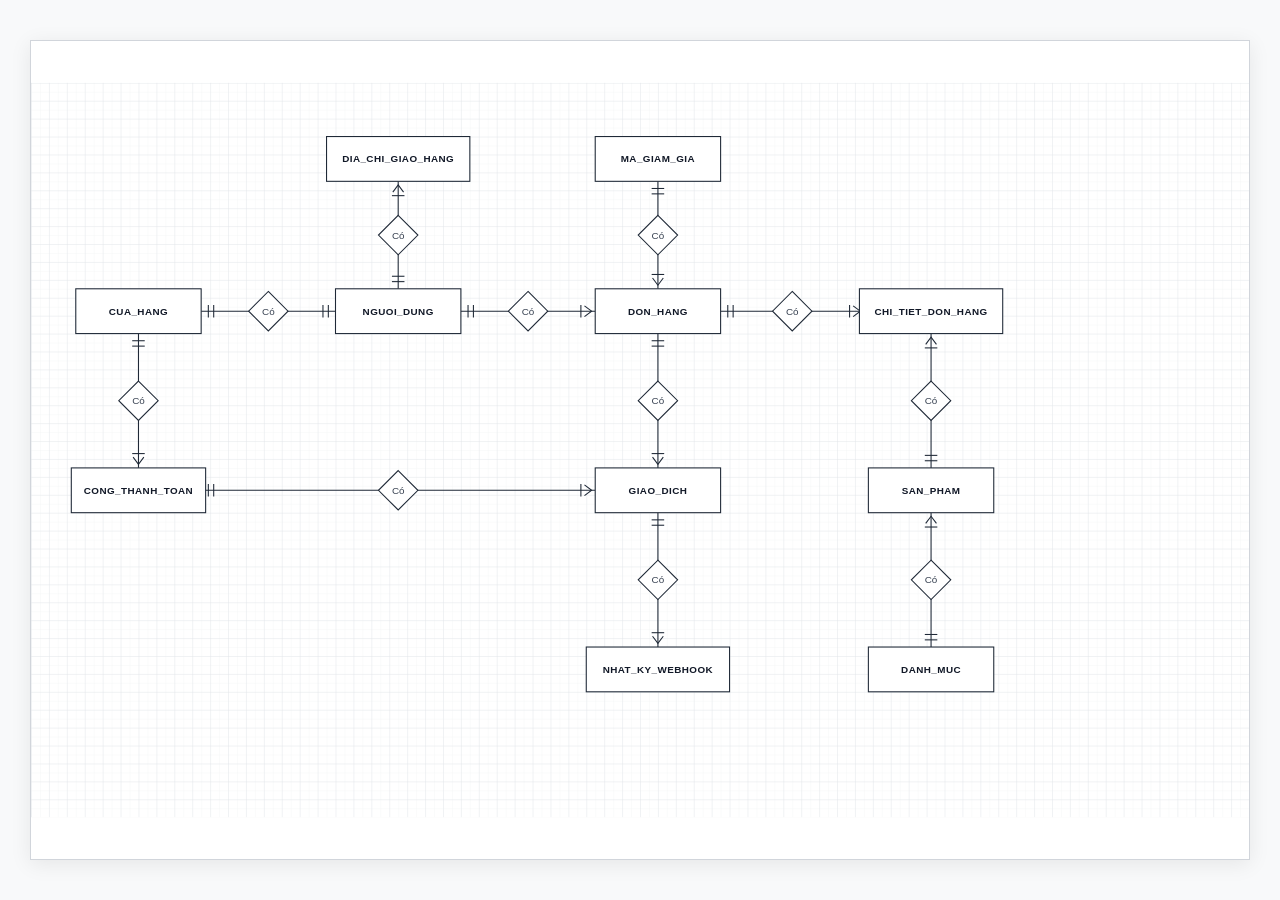
<file: csdl/erd_chen_drawio.html>
<!DOCTYPE html>
<html lang="vi">
<head>
  <meta charset="UTF-8">
  <title>ERD FreshMart Payment — Draw.io Style</title>
  <style>
    * { box-sizing: border-box; margin: 0; padding: 0; }
    body {
      background-color: #f8f9fa;
      display: flex;
      justify-content: center;
      align-items: center;
      min-height: 100vh;
      padding: 30px;
      font-family: 'Segoe UI', Arial, sans-serif;
    }

    .canvas-wrapper {
      position: relative;
      background: #ffffff;
      border: 1px solid #d1d5db;
      box-shadow: 0 4px 20px rgba(0, 0, 0, 0.08);
      width: 1360px;
      height: 820px;
      overflow: hidden;
    }

    svg.erd-canvas {
      width: 100%;
      height: 100%;
      display: block;
    }

    .entity-text {
      font-family: 'Segoe UI', Arial, Helvetica, sans-serif;
      font-size: 11px;
      font-weight: 700;
      fill: #111827;
      letter-spacing: 0.5px;
      text-anchor: middle;
      dominant-baseline: central;
    }

    .relation-text {
      font-family: 'Segoe UI', Arial, Helvetica, sans-serif;
      font-size: 11px;
      font-weight: 500;
      fill: #374151;
      text-anchor: middle;
      dominant-baseline: central;
    }
  </style>
</head>
<body>

  <div class="canvas-wrapper">
    <svg class="erd-canvas" viewBox="0 0 1360 820" xmlns="http://www.w3.org/2000/svg">
      <defs>
        <!-- DRAW.IO GRID PATTERN -->
        <pattern id="smallGrid" width="10" height="10" patternUnits="userSpaceOnUse">
          <path d="M 10 0 L 0 0 0 10" fill="none" stroke="#f1f3f5" stroke-width="0.75"/>
        </pattern>
        <pattern id="grid" width="20" height="20" patternUnits="userSpaceOnUse">
          <rect width="20" height="20" fill="url(#smallGrid)"/>
          <path d="M 20 0 L 0 0 0 20" fill="none" stroke="#e5e7eb" stroke-width="1"/>
        </pattern>
      </defs>

      <!-- Grid Background -->
      <rect width="100%" height="100%" fill="url(#grid)" />

      <!-- ==================== CONNECTING LINES (ORTHOGONAL) ==================== -->
      <g stroke="#1f2937" stroke-width="1.2" fill="none">

        <!-- 1. DIA_CHI_GIAO_HANG (410, 110) -> NGUOI_DUNG (410, 230) -->
        <path d="M 410 110 L 410 230" />
        <!-- Ticks at DIA_CHI_GIAO_HANG (Many: >|) -->
        <path d="M 404 122 L 410 114 L 416 122" />
        <line x1="403" y1="126" x2="417" y2="126" />
        <!-- Ticks at NGUOI_DUNG (One: ||) -->
        <line x1="403" y1="216" x2="417" y2="216" />
        <line x1="403" y1="222" x2="417" y2="222" />


        <!-- 2. CUA_HANG (190, 255) -> NGUOI_DUNG (340, 255) -->
        <path d="M 190 255 L 340 255" />
        <!-- Ticks at CUA_HANG (One: ||) -->
        <line x1="198" y1="248" x2="198" y2="262" />
        <line x1="204" y1="248" x2="204" y2="262" />
        <!-- Ticks at NGUOI_DUNG (One: ||) -->
        <line x1="326" y1="248" x2="326" y2="262" />
        <line x1="332" y1="248" x2="332" y2="262" />


        <!-- 3. NGUOI_DUNG (480, 255) -> DON_HANG (630, 255) -->
        <path d="M 480 255 L 630 255" />
        <!-- Ticks at NGUOI_DUNG (One: ||) -->
        <line x1="488" y1="248" x2="488" y2="262" />
        <line x1="494" y1="248" x2="494" y2="262" />
        <!-- Ticks at DON_HANG (Many: >|) -->
        <path d="M 618 249 L 626 255 L 618 261" />
        <line x1="614" y1="248" x2="614" y2="262" />


        <!-- 4. DON_HANG (770, 255) -> CHI_TIET_DON_HANG (930, 255) -->
        <path d="M 770 255 L 930 255" />
        <!-- Ticks at DON_HANG (One: ||) -->
        <line x1="778" y1="248" x2="778" y2="262" />
        <line x1="784" y1="248" x2="784" y2="262" />
        <!-- Ticks at CHI_TIET_DON_HANG (Many: >|) -->
        <path d="M 918 249 L 926 255 L 918 261" />
        <line x1="914" y1="248" x2="914" y2="262" />


        <!-- 5. MA_GIAM_GIA (700, 110) -> DON_HANG (700, 230) -->
        <path d="M 700 110 L 700 230" />
        <!-- Ticks at MA_GIAM_GIA (One: ||) -->
        <line x1="693" y1="118" x2="707" y2="118" />
        <line x1="693" y1="124" x2="707" y2="124" />
        <!-- Ticks at DON_HANG (Many: >|) -->
        <path d="M 694 218 L 700 226 L 706 218" />
        <line x1="693" y1="214" x2="707" y2="214" />


        <!-- 6. CUA_HANG (120, 280) -> CONG_THANH_TOAN (120, 430) -->
        <path d="M 120 280 L 120 430" />
        <!-- Ticks at CUA_HANG (One: ||) -->
        <line x1="113" y1="288" x2="127" y2="288" />
        <line x1="113" y1="294" x2="127" y2="294" />
        <!-- Ticks at CONG_THANH_TOAN (Many: >|) -->
        <path d="M 114 418 L 120 426 L 126 418" />
        <line x1="113" y1="414" x2="127" y2="414" />


        <!-- 7. DON_HANG (700, 280) -> GIAO_DICH (700, 430) -->
        <path d="M 700 280 L 700 430" />
        <!-- Ticks at DON_HANG (One: ||) -->
        <line x1="693" y1="288" x2="707" y2="288" />
        <line x1="693" y1="294" x2="707" y2="294" />
        <!-- Ticks at GIAO_DICH (Many: >|) -->
        <path d="M 694 418 L 700 426 L 706 418" />
        <line x1="693" y1="414" x2="707" y2="414" />


        <!-- 8. CONG_THANH_TOAN (190, 455) -> GIAO_DICH (630, 455) -->
        <path d="M 190 455 L 630 455" />
        <!-- Ticks at CONG_THANH_TOAN (One: ||) -->
        <line x1="198" y1="448" x2="198" y2="462" />
        <line x1="204" y1="448" x2="204" y2="462" />
        <!-- Ticks at GIAO_DICH (Many: >|) -->
        <path d="M 618 449 L 626 455 L 618 461" />
        <line x1="614" y1="448" x2="614" y2="462" />


        <!-- 9. GIAO_DICH (700, 480) -> NHAT_KY_WEBHOOK (700, 630) -->
        <path d="M 700 480 L 700 630" />
        <!-- Ticks at GIAO_DICH (One: ||) -->
        <line x1="693" y1="488" x2="707" y2="488" />
        <line x1="693" y1="494" x2="707" y2="494" />
        <!-- Ticks at NHAT_KY_WEBHOOK (Many: >|) -->
        <path d="M 694 618 L 700 626 L 706 618" />
        <line x1="693" y1="614" x2="707" y2="614" />


        <!-- 10. CHI_TIET_DON_HANG (1005, 280) -> SAN_PHAM (1005, 430) -->
        <path d="M 1005 280 L 1005 430" />
        <!-- Ticks at CHI_TIET_DON_HANG (Many: >|) -->
        <path d="M 999 292 L 1005 284 L 1011 292" />
        <line x1="998" y1="296" x2="1012" y2="296" />
        <!-- Ticks at SAN_PHAM (One: ||) -->
        <line x1="998" y1="416" x2="1012" y2="416" />
        <line x1="998" y1="422" x2="1012" y2="422" />


        <!-- 11. SAN_PHAM (1005, 480) -> DANH_MUC (1005, 630) -->
        <path d="M 1005 480 L 1005 630" />
        <!-- Ticks at SAN_PHAM (Many: >|) -->
        <path d="M 999 492 L 1005 484 L 1011 492" />
        <line x1="998" y1="496" x2="1012" y2="496" />
        <!-- Ticks at DANH_MUC (One: ||) -->
        <line x1="998" y1="616" x2="1012" y2="616" />
        <line x1="998" y1="622" x2="1012" y2="622" />

      </g>

      <!-- ==================== RELATION DIAMONDS ==================== -->
      <!-- D1: DIA_CHI_GIAO_HANG - NGUOI_DUNG -->
      <g transform="translate(388, 148)">
        <polygon points="22,0 44,22 22,44 0,22" fill="#ffffff" stroke="#1f2937" stroke-width="1.2" />
        <text x="22" y="22" class="relation-text">Có</text>
      </g>

      <!-- D2: CUA_HANG - NGUOI_DUNG -->
      <g transform="translate(243, 233)">
        <polygon points="22,0 44,22 22,44 0,22" fill="#ffffff" stroke="#1f2937" stroke-width="1.2" />
        <text x="22" y="22" class="relation-text">Có</text>
      </g>

      <!-- D3: NGUOI_DUNG - DON_HANG -->
      <g transform="translate(533, 233)">
        <polygon points="22,0 44,22 22,44 0,22" fill="#ffffff" stroke="#1f2937" stroke-width="1.2" />
        <text x="22" y="22" class="relation-text">Có</text>
      </g>

      <!-- D4: DON_HANG - CHI_TIET_DON_HANG -->
      <g transform="translate(828, 233)">
        <polygon points="22,0 44,22 22,44 0,22" fill="#ffffff" stroke="#1f2937" stroke-width="1.2" />
        <text x="22" y="22" class="relation-text">Có</text>
      </g>

      <!-- D5: MA_GIAM_GIA - DON_HANG -->
      <g transform="translate(678, 148)">
        <polygon points="22,0 44,22 22,44 0,22" fill="#ffffff" stroke="#1f2937" stroke-width="1.2" />
        <text x="22" y="22" class="relation-text">Có</text>
      </g>

      <!-- D6: CUA_HANG - CONG_THANH_TOAN -->
      <g transform="translate(98, 333)">
        <polygon points="22,0 44,22 22,44 0,22" fill="#ffffff" stroke="#1f2937" stroke-width="1.2" />
        <text x="22" y="22" class="relation-text">Có</text>
      </g>

      <!-- D7: DON_HANG - GIAO_DICH -->
      <g transform="translate(678, 333)">
        <polygon points="22,0 44,22 22,44 0,22" fill="#ffffff" stroke="#1f2937" stroke-width="1.2" />
        <text x="22" y="22" class="relation-text">Có</text>
      </g>

      <!-- D8: CONG_THANH_TOAN - GIAO_DICH -->
      <g transform="translate(388, 433)">
        <polygon points="22,0 44,22 22,44 0,22" fill="#ffffff" stroke="#1f2937" stroke-width="1.2" />
        <text x="22" y="22" class="relation-text">Có</text>
      </g>

      <!-- D9: GIAO_DICH - NHAT_KY_WEBHOOK -->
      <g transform="translate(678, 533)">
        <polygon points="22,0 44,22 22,44 0,22" fill="#ffffff" stroke="#1f2937" stroke-width="1.2" />
        <text x="22" y="22" class="relation-text">Có</text>
      </g>

      <!-- D10: CHI_TIET_DON_HANG - SAN_PHAM -->
      <g transform="translate(983, 333)">
        <polygon points="22,0 44,22 22,44 0,22" fill="#ffffff" stroke="#1f2937" stroke-width="1.2" />
        <text x="22" y="22" class="relation-text">Có</text>
      </g>

      <!-- D11: SAN_PHAM - DANH_MUC -->
      <g transform="translate(983, 533)">
        <polygon points="22,0 44,22 22,44 0,22" fill="#ffffff" stroke="#1f2937" stroke-width="1.2" />
        <text x="22" y="22" class="relation-text">Có</text>
      </g>


      <!-- ==================== ENTITY RECTANGLES (CLEAN RECTANGLE) ==================== -->
      
      <!-- 1. DIA_CHI_GIAO_HANG (Top 1) -->
      <g transform="translate(330, 60)">
        <rect width="160" height="50" fill="#ffffff" stroke="#1f2937" stroke-width="1.2" />
        <text x="80" y="25" class="entity-text">DIA_CHI_GIAO_HANG</text>
      </g>

      <!-- 2. MA_GIAM_GIA (Top 2) -->
      <g transform="translate(630, 60)">
        <rect width="140" height="50" fill="#ffffff" stroke="#1f2937" stroke-width="1.2" />
        <text x="70" y="25" class="entity-text">MA_GIAM_GIA</text>
      </g>

      <!-- 3. CUA_HANG (Row 2, Col 1) -->
      <g transform="translate(50, 230)">
        <rect width="140" height="50" fill="#ffffff" stroke="#1f2937" stroke-width="1.2" />
        <text x="70" y="25" class="entity-text">CUA_HANG</text>
      </g>

      <!-- 4. NGUOI_DUNG (Row 2, Col 2) -->
      <g transform="translate(340, 230)">
        <rect width="140" height="50" fill="#ffffff" stroke="#1f2937" stroke-width="1.2" />
        <text x="70" y="25" class="entity-text">NGUOI_DUNG</text>
      </g>

      <!-- 5. DON_HANG (Row 2, Col 3) -->
      <g transform="translate(630, 230)">
        <rect width="140" height="50" fill="#ffffff" stroke="#1f2937" stroke-width="1.2" />
        <text x="70" y="25" class="entity-text">DON_HANG</text>
      </g>

      <!-- 6. CHI_TIET_DON_HANG (Row 2, Col 4) -->
      <g transform="translate(925, 230)">
        <rect width="160" height="50" fill="#ffffff" stroke="#1f2937" stroke-width="1.2" />
        <text x="80" y="25" class="entity-text">CHI_TIET_DON_HANG</text>
      </g>

      <!-- 7. CONG_THANH_TOAN (Row 3, Col 1) -->
      <g transform="translate(45, 430)">
        <rect width="150" height="50" fill="#ffffff" stroke="#1f2937" stroke-width="1.2" />
        <text x="75" y="25" class="entity-text">CONG_THANH_TOAN</text>
      </g>

      <!-- 8. GIAO_DICH (Row 3, Col 3) -->
      <g transform="translate(630, 430)">
        <rect width="140" height="50" fill="#ffffff" stroke="#1f2937" stroke-width="1.2" />
        <text x="70" y="25" class="entity-text">GIAO_DICH</text>
      </g>

      <!-- 9. SAN_PHAM (Row 3, Col 4) -->
      <g transform="translate(935, 430)">
        <rect width="140" height="50" fill="#ffffff" stroke="#1f2937" stroke-width="1.2" />
        <text x="70" y="25" class="entity-text">SAN_PHAM</text>
      </g>

      <!-- 10. NHAT_KY_WEBHOOK (Row 4, Col 3) -->
      <g transform="translate(620, 630)">
        <rect width="160" height="50" fill="#ffffff" stroke="#1f2937" stroke-width="1.2" />
        <text x="80" y="25" class="entity-text">NHAT_KY_WEBHOOK</text>
      </g>

      <!-- 11. DANH_MUC (Row 4, Col 4) -->
      <g transform="translate(935, 630)">
        <rect width="140" height="50" fill="#ffffff" stroke="#1f2937" stroke-width="1.2" />
        <text x="70" y="25" class="entity-text">DANH_MUC</text>
      </g>

    </svg>
  </div>

</body>
</html>
</file>
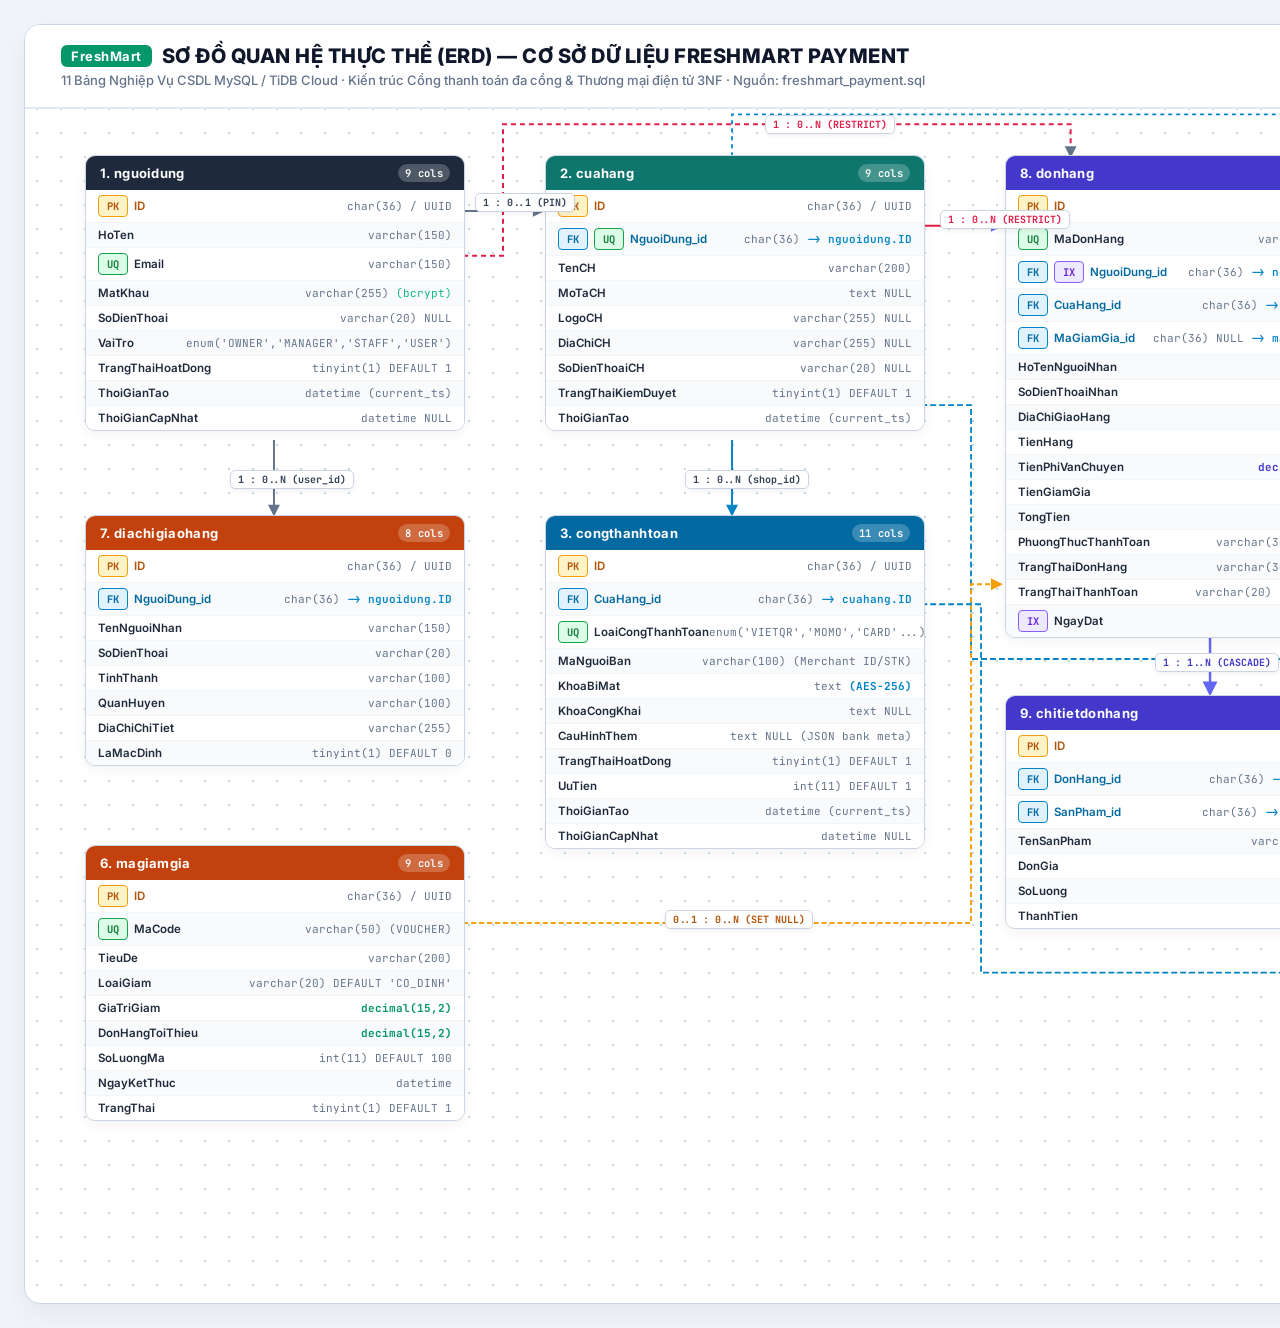
<file: csdl/erd_freshmart.html>
<!DOCTYPE html>
<html lang="vi">
<head>
  <meta charset="UTF-8">
  <title>Sơ đồ Quan hệ Thực thể (ERD) — CSDL FreshMart Payment</title>
  <link rel="preconnect" href="https://fonts.googleapis.com">
  <link rel="preconnect" href="https://fonts.gstatic.com" crossorigin>
  <link href="https://fonts.googleapis.com/css2?family=Inter:wght@400;500;600;700;800&family=JetBrains+Mono:wght@400;500;600&display=swap" rel="stylesheet">
  <style>
    * { box-sizing: border-box; margin: 0; padding: 0; }
    body {
      font-family: 'Inter', -apple-system, BlinkMacSystemFont, 'Segoe UI', Roboto, sans-serif;
      background-color: #f1f5f9;
      color: #0f172a;
      display: flex;
      justify-content: center;
      align-items: flex-start;
      padding: 24px;
      min-width: 2440px;
    }

    .canvas-container {
      position: relative;
      width: 2400px;
      height: 1280px;
      background: #ffffff;
      border: 1px solid #cbd5e1;
      border-radius: 16px;
      box-shadow: 0 10px 30px rgba(0,0,0,0.06);
      overflow: hidden;
      background-image: radial-gradient(#cbd5e1 1.2px, transparent 1.2px);
      background-size: 24px 24px;
    }

    /* TOP BANNER */
    .header-bar {
      position: absolute;
      top: 0; left: 0; right: 0;
      height: 84px;
      background: #ffffff;
      border-bottom: 2px solid #e2e8f0;
      padding: 16px 36px;
      display: flex;
      justify-content: space-between;
      align-items: center;
      z-index: 100;
    }
    .header-title h1 {
      font-size: 20px;
      font-weight: 800;
      letter-spacing: 0.5px;
      color: #0f172a;
      display: flex;
      align-items: center;
      gap: 10px;
    }
    .header-title h1 span.logo-badge {
      background: #059669;
      color: #fff;
      font-size: 13px;
      padding: 3px 10px;
      border-radius: 6px;
      font-weight: 700;
    }
    .header-title p {
      font-size: 13px;
      color: #64748b;
      margin-top: 4px;
      font-weight: 500;
    }
    .header-legend {
      display: flex;
      gap: 20px;
      align-items: center;
    }
    .legend-group {
      display: flex;
      align-items: center;
      gap: 8px;
      font-size: 12px;
      font-weight: 600;
    }
    .legend-badge {
      padding: 3px 8px;
      border-radius: 4px;
      font-size: 10.5px;
      font-family: 'JetBrains Mono', monospace;
      font-weight: 700;
      display: inline-flex;
      align-items: center;
      gap: 4px;
    }
    .badge-pk { background: #fef3c7; border: 1px solid #f59e0b; color: #b45309; }
    .badge-fk { background: #e0f2fe; border: 1px solid #0284c7; color: #0369a1; }
    .badge-uq { background: #dcfce7; border: 1px solid #16a34a; color: #15803d; }
    .badge-ix { background: #ede9fe; border: 1px solid #8b5cf6; color: #6d28d9; }

    .domain-dot {
      width: 10px;
      height: 10px;
      border-radius: 3px;
      display: inline-block;
    }
    .domain-auth { background: #1e293b; }
    .domain-store { background: #0f766e; }
    .domain-catalog { background: #15803d; }
    .domain-order { background: #4338ca; }
    .domain-pay { background: #701a75; }
    .domain-misc { background: #c2410c; }

    /* TABLE CARDS */
    .table-card {
      position: absolute;
      background: #ffffff;
      border: 1px solid #cbd5e1;
      border-radius: 10px;
      box-shadow: 0 4px 12px rgba(15, 23, 42, 0.05);
      z-index: 10;
      overflow: hidden;
      font-size: 12px;
    }
    .table-header {
      padding: 8px 14px;
      color: #ffffff;
      display: flex;
      justify-content: space-between;
      align-items: center;
      font-weight: 700;
      font-size: 13px;
      letter-spacing: 0.3px;
    }
    .table-header .cols-count {
      background: rgba(255, 255, 255, 0.22);
      font-size: 10.5px;
      padding: 2px 7px;
      border-radius: 10px;
      font-family: 'JetBrains Mono', monospace;
      font-weight: 600;
    }
    .table-body {
      background: #ffffff;
    }
    .field-row {
      display: flex;
      justify-content: space-between;
      align-items: center;
      padding: 5px 12px;
      border-bottom: 1px solid #f1f5f9;
      font-size: 11.5px;
    }
    .field-row:last-child {
      border-bottom: none;
    }
    .field-row:nth-child(even) {
      background-color: #f8fafc;
    }
    .field-left {
      display: flex;
      align-items: center;
      gap: 6px;
    }
    .field-name {
      font-weight: 600;
      color: #1e293b;
    }
    .field-name.is-pk {
      color: #b45309;
    }
    .field-name.is-fk {
      color: #0369a1;
    }
    .field-right {
      font-family: 'JetBrains Mono', monospace;
      color: #64748b;
      font-size: 11px;
      text-align: right;
    }
    .field-right .target-ref {
      color: #0284c7;
      font-weight: 600;
    }

    /* CARD COLORS */
    .bg-auth { background: #1e293b; }
    .bg-store { background: #0f766e; }
    .bg-gateway { background: #0369a1; }
    .bg-catalog { background: #15803d; }
    .bg-order { background: #4338ca; }
    .bg-pay { background: #701a75; }
    .bg-misc { background: #c2410c; }

    /* SVG LAYER FOR CONNECTORS */
    svg.connections-layer {
      position: absolute;
      top: 0; left: 0;
      width: 100%; height: 100%;
      pointer-events: none;
      z-index: 5;
    }

    .line-label {
      background: #ffffff;
      border: 1px solid #cbd5e1;
      padding: 2px 7px;
      border-radius: 5px;
      font-family: 'JetBrains Mono', monospace;
      font-size: 10px;
      font-weight: 700;
      color: #334155;
      box-shadow: 0 2px 5px rgba(0,0,0,0.06);
      white-space: nowrap;
    }
  </style>
</head>
<body>

  <div class="canvas-container">
    <!-- TOP HEADER -->
    <header class="header-bar">
      <div class="header-title">
        <h1>
          <span class="logo-badge">FreshMart</span>
          SƠ ĐỒ QUAN HỆ THỰC THỂ (ERD) — CƠ SỞ DỮ LIỆU FRESHMART PAYMENT
        </h1>
        <p>11 Bảng Nghiệp Vụ CSDL MySQL / TiDB Cloud · Kiến trúc Cổng thanh toán đa cổng & Thương mại điện tử 3NF · Nguồn: freshmart_payment.sql</p>
      </div>

      <div class="header-legend">
        <div class="legend-group">
          <span class="legend-badge badge-pk">PK</span> Khóa chính
          <span class="legend-badge badge-fk ms-1">FK</span> Khóa ngoại
          <span class="legend-badge badge-uq ms-1">UQ</span> Duy nhất
          <span class="legend-badge badge-ix ms-1">IX</span> Chỉ mục
        </div>
        <div class="legend-group" style="margin-left: 10px; border-left: 1px solid #cbd5e1; padding-left: 14px;">
          <span class="domain-dot domain-auth"></span> Auth/User
          <span class="domain-dot domain-store ms-2"></span> Cửa hàng
          <span class="domain-dot domain-catalog ms-2"></span> Sản phẩm
          <span class="domain-dot domain-order ms-2"></span> Đơn hàng
          <span class="domain-dot domain-pay ms-2"></span> Thanh toán
          <span class="domain-dot domain-misc ms-2"></span> Khuyến mãi/ĐC
        </div>
      </div>
    </header>

    <!-- SVG CONNECTOR LINES -->
    <svg class="connections-layer" viewBox="0 0 2400 1280">
      <defs>
        <!-- Markers for lines -->
        <marker id="arrow-auth" markerWidth="8" markerHeight="8" refX="6" refY="4" orient="auto">
          <path d="M 1 1 L 7 4 L 1 7 Z" fill="#64748b" />
        </marker>
        <marker id="arrow-store" markerWidth="8" markerHeight="8" refX="6" refY="4" orient="auto">
          <path d="M 1 1 L 7 4 L 1 7 Z" fill="#0284c7" />
        </marker>
        <marker id="arrow-order" markerWidth="8" markerHeight="8" refX="6" refY="4" orient="auto">
          <path d="M 1 1 L 7 4 L 1 7 Z" fill="#6366f1" />
        </marker>
        <marker id="arrow-catalog" markerWidth="8" markerHeight="8" refX="6" refY="4" orient="auto">
          <path d="M 1 1 L 7 4 L 1 7 Z" fill="#10b981" />
        </marker>
        <marker id="arrow-pay" markerWidth="8" markerHeight="8" refX="6" refY="4" orient="auto">
          <path d="M 1 1 L 7 4 L 1 7 Z" fill="#a855f7" />
        </marker>
        <marker id="arrow-misc" markerWidth="8" markerHeight="8" refX="6" refY="4" orient="auto">
          <path d="M 1 1 L 7 4 L 1 7 Z" fill="#f59e0b" />
        </marker>
      </defs>

      <!-- 1. nguoidung -> cuahang (1 : 0..1) -->
      <path d="M 440 185 L 520 185" fill="none" stroke="#64748b" stroke-width="2" marker-end="url(#arrow-auth)" />
      
      <!-- 2. nguoidung -> diachigiaohang (1 : 0..N) -->
      <path d="M 250 415 L 250 490" fill="none" stroke="#64748b" stroke-width="2" marker-end="url(#arrow-auth)" />

      <!-- 3. nguoidung -> donhang (1 : 0..N RESTRICT) -->
      <path d="M 440 230 L 480 230 L 480 98 L 1050 98 L 1050 130" fill="none" stroke="#e11d48" stroke-width="2" stroke-dasharray="5 4" marker-end="url(#arrow-auth)" />

      <!-- 4. cuahang -> congthanhtoan (1 : 0..N) -->
      <path d="M 710 415 L 710 490" fill="none" stroke="#0284c7" stroke-width="2" marker-end="url(#arrow-store)" />

      <!-- 5. cuahang -> donhang (1 : 0..N RESTRICT) -->
      <path d="M 900 200 L 980 200" fill="none" stroke="#e11d48" stroke-width="2" marker-end="url(#arrow-order)" />

      <!-- 6. cuahang -> sanpham (1 : 0..N) qua kênh giữa donhang & chitietdonhang -->
      <path d="M 900 380 L 950 380 L 950 635 L 1480 635" fill="none" stroke="#0284c7" stroke-width="1.8" stroke-dasharray="6 3" marker-end="url(#arrow-store)" />

      <!-- 7. cuahang -> giaodich (1 : 0..N) -->
      <path d="M 710 130 L 710 88 L 2020 88 L 2020 130" fill="none" stroke="#0284c7" stroke-width="1.8" stroke-dasharray="4 4" marker-end="url(#arrow-store)" />

      <!-- 8. danhmuc -> sanpham (1 : 0..N) -->
      <path d="M 1670 365 L 1670 440" fill="none" stroke="#10b981" stroke-width="2" marker-end="url(#arrow-catalog)" />

      <!-- 9. sanpham -> chitietdonhang (1 : 0..N RESTRICT) -->
      <path d="M 1480 720 L 1400 720" fill="none" stroke="#10b981" stroke-width="2" marker-end="url(#arrow-catalog)" />

      <!-- 10. donhang -> chitietdonhang (1 : 1..N CASCADE) -->
      <path d="M 1190 600 L 1190 670" fill="none" stroke="#6366f1" stroke-width="2.5" marker-end="url(#arrow-order)" />

      <!-- 11. magiamgia -> donhang (0..1 : 0..N SET NULL) -->
      <path d="M 440 900 L 950 900 L 950 560 L 980 560" fill="none" stroke="#f59e0b" stroke-width="2" stroke-dasharray="5 3" marker-end="url(#arrow-misc)" />

      <!-- 12. donhang -> giaodich (1 : 0..N) đi qua kênh trên đỉnh danhmuc -->
      <path d="M 1400 180 L 1440 180 L 1440 110 L 1940 110 L 1940 180" fill="none" stroke="#6366f1" stroke-width="2.2" marker-end="url(#arrow-order)" />

      <!-- 13. congthanhtoan -> giaodich (0..1 : 0..N) -->
      <path d="M 900 580 L 960 580 L 960 950 L 2100 950 L 2100 590" fill="none" stroke="#0284c7" stroke-width="1.8" stroke-dasharray="6 3" marker-end="url(#arrow-store)" />

      <!-- 14. giaodich -> nhatkywebhook (1 : 0..N) -->
      <path d="M 2140 590 L 2140 670" fill="none" stroke="#a855f7" stroke-width="2" marker-end="url(#arrow-pay)" />
    </svg>

    <!-- RELATIONSHIP LABELS -->
    <div style="position: absolute; left: 450px; top: 168px; z-index: 20;" class="line-label">1 : 0..1 (PIN)</div>
    <div style="position: absolute; left: 205px; top: 445px; z-index: 20;" class="line-label">1 : 0..N (user_id)</div>
    <div style="position: absolute; left: 740px; top: 90px; z-index: 20; color: #e11d48;" class="line-label">1 : 0..N (RESTRICT)</div>
    <div style="position: absolute; left: 660px; top: 445px; z-index: 20;" class="line-label">1 : 0..N (shop_id)</div>
    <div style="position: absolute; left: 915px; top: 185px; z-index: 20; color: #e11d48;" class="line-label">1 : 0..N (RESTRICT)</div>
    <div style="position: absolute; left: 1130px; top: 628px; z-index: 20; color: #4338ca;" class="line-label">1 : 1..N (CASCADE)</div>
    <div style="position: absolute; left: 1615px; top: 395px; z-index: 20;" class="line-label">1 : 0..N (cat_id)</div>
    <div style="position: absolute; left: 1415px; top: 705px; z-index: 20; color: #15803d;" class="line-label">1 : 0..N (RESTRICT)</div>
    <div style="position: absolute; left: 1620px; top: 98px; z-index: 20; color: #4338ca;" class="line-label">1 : 0..N (order_id)</div>
    <div style="position: absolute; left: 640px; top: 885px; z-index: 20; color: #b45309;" class="line-label">0..1 : 0..N (SET NULL)</div>
    <div style="position: absolute; left: 2085px; top: 625px; z-index: 20;" class="line-label">1 : 0..N (trans_id)</div>

    <!-- ==================== COLUMN 1: USERS & ADDRESSES & VOUCHERS ==================== -->
    <!-- 1. nguoidung -->
    <div class="table-card" style="left: 60px; top: 130px; width: 380px;">
      <div class="table-header bg-auth">
        <span>1. nguoidung</span>
        <span class="cols-count">9 cols</span>
      </div>
      <div class="table-body">
        <div class="field-row">
          <div class="field-left"><span class="legend-badge badge-pk">PK</span><span class="field-name is-pk">ID</span></div>
          <div class="field-right">char(36) / UUID</div>
        </div>
        <div class="field-row">
          <div class="field-left"><span class="field-name">HoTen</span></div>
          <div class="field-right">varchar(150)</div>
        </div>
        <div class="field-row">
          <div class="field-left"><span class="legend-badge badge-uq">UQ</span><span class="field-name">Email</span></div>
          <div class="field-right">varchar(150)</div>
        </div>
        <div class="field-row">
          <div class="field-left"><span class="field-name">MatKhau</span></div>
          <div class="field-right">varchar(255) <span style="color:#10b981;">(bcrypt)</span></div>
        </div>
        <div class="field-row">
          <div class="field-left"><span class="field-name">SoDienThoai</span></div>
          <div class="field-right">varchar(20) NULL</div>
        </div>
        <div class="field-row">
          <div class="field-left"><span class="field-name">VaiTro</span></div>
          <div class="field-right">enum('OWNER','MANAGER','STAFF','USER')</div>
        </div>
        <div class="field-row">
          <div class="field-left"><span class="field-name">TrangThaiHoatDong</span></div>
          <div class="field-right">tinyint(1) DEFAULT 1</div>
        </div>
        <div class="field-row">
          <div class="field-left"><span class="field-name">ThoiGianTao</span></div>
          <div class="field-right">datetime (current_ts)</div>
        </div>
        <div class="field-row">
          <div class="field-left"><span class="field-name">ThoiGianCapNhat</span></div>
          <div class="field-right">datetime NULL</div>
        </div>
      </div>
    </div>

    <!-- 7. diachigiaohang -->
    <div class="table-card" style="left: 60px; top: 490px; width: 380px;">
      <div class="table-header bg-misc">
        <span>7. diachigiaohang</span>
        <span class="cols-count">8 cols</span>
      </div>
      <div class="table-body">
        <div class="field-row">
          <div class="field-left"><span class="legend-badge badge-pk">PK</span><span class="field-name is-pk">ID</span></div>
          <div class="field-right">char(36) / UUID</div>
        </div>
        <div class="field-row">
          <div class="field-left"><span class="legend-badge badge-fk">FK</span><span class="field-name is-fk">NguoiDung_id</span></div>
          <div class="field-right">char(36) <span class="target-ref">-> nguoidung.ID</span></div>
        </div>
        <div class="field-row">
          <div class="field-left"><span class="field-name">TenNguoiNhan</span></div>
          <div class="field-right">varchar(150)</div>
        </div>
        <div class="field-row">
          <div class="field-left"><span class="field-name">SoDienThoai</span></div>
          <div class="field-right">varchar(20)</div>
        </div>
        <div class="field-row">
          <div class="field-left"><span class="field-name">TinhThanh</span></div>
          <div class="field-right">varchar(100)</div>
        </div>
        <div class="field-row">
          <div class="field-left"><span class="field-name">QuanHuyen</span></div>
          <div class="field-right">varchar(100)</div>
        </div>
        <div class="field-row">
          <div class="field-left"><span class="field-name">DiaChiChiTiet</span></div>
          <div class="field-right">varchar(255)</div>
        </div>
        <div class="field-row">
          <div class="field-left"><span class="field-name">LaMacDinh</span></div>
          <div class="field-right">tinyint(1) DEFAULT 0</div>
        </div>
      </div>
    </div>

    <!-- 6. magiamgia -->
    <div class="table-card" style="left: 60px; top: 820px; width: 380px;">
      <div class="table-header bg-misc">
        <span>6. magiamgia</span>
        <span class="cols-count">9 cols</span>
      </div>
      <div class="table-body">
        <div class="field-row">
          <div class="field-left"><span class="legend-badge badge-pk">PK</span><span class="field-name is-pk">ID</span></div>
          <div class="field-right">char(36) / UUID</div>
        </div>
        <div class="field-row">
          <div class="field-left"><span class="legend-badge badge-uq">UQ</span><span class="field-name">MaCode</span></div>
          <div class="field-right">varchar(50) (VOUCHER)</div>
        </div>
        <div class="field-row">
          <div class="field-left"><span class="field-name">TieuDe</span></div>
          <div class="field-right">varchar(200)</div>
        </div>
        <div class="field-row">
          <div class="field-left"><span class="field-name">LoaiGiam</span></div>
          <div class="field-right">varchar(20) DEFAULT 'CO_DINH'</div>
        </div>
        <div class="field-row">
          <div class="field-left"><span class="field-name">GiaTriGiam</span></div>
          <div class="field-right"><span style="color:#059669; font-weight:700;">decimal(15,2)</span></div>
        </div>
        <div class="field-row">
          <div class="field-left"><span class="field-name">DonHangToiThieu</span></div>
          <div class="field-right"><span style="color:#059669; font-weight:700;">decimal(15,2)</span></div>
        </div>
        <div class="field-row">
          <div class="field-left"><span class="field-name">SoLuongMa</span></div>
          <div class="field-right">int(11) DEFAULT 100</div>
        </div>
        <div class="field-row">
          <div class="field-left"><span class="field-name">NgayKetThuc</span></div>
          <div class="field-right">datetime</div>
        </div>
        <div class="field-row">
          <div class="field-left"><span class="field-name">TrangThai</span></div>
          <div class="field-right">tinyint(1) DEFAULT 1</div>
        </div>
      </div>
    </div>


    <!-- ==================== COLUMN 2: STORE & GATEWAY ==================== -->
    <!-- 2. cuahang -->
    <div class="table-card" style="left: 520px; top: 130px; width: 380px;">
      <div class="table-header bg-store">
        <span>2. cuahang</span>
        <span class="cols-count">9 cols</span>
      </div>
      <div class="table-body">
        <div class="field-row">
          <div class="field-left"><span class="legend-badge badge-pk">PK</span><span class="field-name is-pk">ID</span></div>
          <div class="field-right">char(36) / UUID</div>
        </div>
        <div class="field-row">
          <div class="field-left"><span class="legend-badge badge-fk">FK</span><span class="legend-badge badge-uq">UQ</span><span class="field-name is-fk">NguoiDung_id</span></div>
          <div class="field-right">char(36) <span class="target-ref">-> nguoidung.ID</span></div>
        </div>
        <div class="field-row">
          <div class="field-left"><span class="field-name">TenCH</span></div>
          <div class="field-right">varchar(200)</div>
        </div>
        <div class="field-row">
          <div class="field-left"><span class="field-name">MoTaCH</span></div>
          <div class="field-right">text NULL</div>
        </div>
        <div class="field-row">
          <div class="field-left"><span class="field-name">LogoCH</span></div>
          <div class="field-right">varchar(255) NULL</div>
        </div>
        <div class="field-row">
          <div class="field-left"><span class="field-name">DiaChiCH</span></div>
          <div class="field-right">varchar(255) NULL</div>
        </div>
        <div class="field-row">
          <div class="field-left"><span class="field-name">SoDienThoaiCH</span></div>
          <div class="field-right">varchar(20) NULL</div>
        </div>
        <div class="field-row">
          <div class="field-left"><span class="field-name">TrangThaiKiemDuyet</span></div>
          <div class="field-right">tinyint(1) DEFAULT 1</div>
        </div>
        <div class="field-row">
          <div class="field-left"><span class="field-name">ThoiGianTao</span></div>
          <div class="field-right">datetime (current_ts)</div>
        </div>
      </div>
    </div>

    <!-- 3. congthanhtoan -->
    <div class="table-card" style="left: 520px; top: 490px; width: 380px;">
      <div class="table-header bg-gateway">
        <span>3. congthanhtoan</span>
        <span class="cols-count">11 cols</span>
      </div>
      <div class="table-body">
        <div class="field-row">
          <div class="field-left"><span class="legend-badge badge-pk">PK</span><span class="field-name is-pk">ID</span></div>
          <div class="field-right">char(36) / UUID</div>
        </div>
        <div class="field-row">
          <div class="field-left"><span class="legend-badge badge-fk">FK</span><span class="field-name is-fk">CuaHang_id</span></div>
          <div class="field-right">char(36) <span class="target-ref">-> cuahang.ID</span></div>
        </div>
        <div class="field-row">
          <div class="field-left"><span class="legend-badge badge-uq">UQ</span><span class="field-name">LoaiCongThanhToan</span></div>
          <div class="field-right">enum('VIETQR','MOMO','CARD'...)</div>
        </div>
        <div class="field-row">
          <div class="field-left"><span class="field-name">MaNguoiBan</span></div>
          <div class="field-right">varchar(100) (Merchant ID/STK)</div>
        </div>
        <div class="field-row">
          <div class="field-left"><span class="field-name">KhoaBiMat</span></div>
          <div class="field-right">text <span style="color:#0284c7; font-weight:700;">(AES-256)</span></div>
        </div>
        <div class="field-row">
          <div class="field-left"><span class="field-name">KhoaCongKhai</span></div>
          <div class="field-right">text NULL</div>
        </div>
        <div class="field-row">
          <div class="field-left"><span class="field-name">CauHinhThem</span></div>
          <div class="field-right">text NULL (JSON bank meta)</div>
        </div>
        <div class="field-row">
          <div class="field-left"><span class="field-name">TrangThaiHoatDong</span></div>
          <div class="field-right">tinyint(1) DEFAULT 1</div>
        </div>
        <div class="field-row">
          <div class="field-left"><span class="field-name">UuTien</span></div>
          <div class="field-right">int(11) DEFAULT 1</div>
        </div>
        <div class="field-row">
          <div class="field-left"><span class="field-name">ThoiGianTao</span></div>
          <div class="field-right">datetime (current_ts)</div>
        </div>
        <div class="field-row">
          <div class="field-left"><span class="field-name">ThoiGianCapNhat</span></div>
          <div class="field-right">datetime NULL</div>
        </div>
      </div>
    </div>


    <!-- ==================== COLUMN 3: ORDERS & ITEMS ==================== -->
    <!-- 8. donhang -->
    <div class="table-card" style="left: 980px; top: 130px; width: 420px;">
      <div class="table-header bg-order">
        <span>8. donhang</span>
        <span class="cols-count">16 cols</span>
      </div>
      <div class="table-body">
        <div class="field-row">
          <div class="field-left"><span class="legend-badge badge-pk">PK</span><span class="field-name is-pk">ID</span></div>
          <div class="field-right">char(36) / UUID</div>
        </div>
        <div class="field-row">
          <div class="field-left"><span class="legend-badge badge-uq">UQ</span><span class="field-name">MaDonHang</span></div>
          <div class="field-right">varchar(50) (FMxxxxxx)</div>
        </div>
        <div class="field-row">
          <div class="field-left"><span class="legend-badge badge-fk">FK</span><span class="legend-badge badge-ix">IX</span><span class="field-name is-fk">NguoiDung_id</span></div>
          <div class="field-right">char(36) <span class="target-ref">-> nguoidung (RESTRICT)</span></div>
        </div>
        <div class="field-row">
          <div class="field-left"><span class="legend-badge badge-fk">FK</span><span class="field-name is-fk">CuaHang_id</span></div>
          <div class="field-right">char(36) <span class="target-ref">-> cuahang (RESTRICT)</span></div>
        </div>
        <div class="field-row">
          <div class="field-left"><span class="legend-badge badge-fk">FK</span><span class="field-name is-fk">MaGiamGia_id</span></div>
          <div class="field-right">char(36) NULL <span class="target-ref">-> magiamgia (SET NULL)</span></div>
        </div>
        <div class="field-row">
          <div class="field-left"><span class="field-name">HoTenNguoiNhan</span></div>
          <div class="field-right">varchar(150)</div>
        </div>
        <div class="field-row">
          <div class="field-left"><span class="field-name">SoDienThoaiNhan</span></div>
          <div class="field-right">varchar(20)</div>
        </div>
        <div class="field-row">
          <div class="field-left"><span class="field-name">DiaChiGiaoHang</span></div>
          <div class="field-right">varchar(500)</div>
        </div>
        <div class="field-row">
          <div class="field-left"><span class="field-name">TienHang</span></div>
          <div class="field-right"><span style="color:#4338ca; font-weight:700;">decimal(15,2)</span></div>
        </div>
        <div class="field-row">
          <div class="field-left"><span class="field-name">TienPhiVanChuyen</span></div>
          <div class="field-right"><span style="color:#4338ca; font-weight:700;">decimal(15,2)</span> (30.000)</div>
        </div>
        <div class="field-row">
          <div class="field-left"><span class="field-name">TienGiamGia</span></div>
          <div class="field-right"><span style="color:#4338ca; font-weight:700;">decimal(15,2)</span></div>
        </div>
        <div class="field-row">
          <div class="field-left"><span class="field-name">TongTien</span></div>
          <div class="field-right"><span style="color:#e11d48; font-weight:800;">decimal(15,2)</span></div>
        </div>
        <div class="field-row">
          <div class="field-left"><span class="field-name">PhuongThucThanhToan</span></div>
          <div class="field-right">varchar(30) ('VIETQR'/'COD')</div>
        </div>
        <div class="field-row">
          <div class="field-left"><span class="field-name">TrangThaiDonHang</span></div>
          <div class="field-right">varchar(30) ('CHO_XAC_NHAN')</div>
        </div>
        <div class="field-row">
          <div class="field-left"><span class="field-name">TrangThaiThanhToan</span></div>
          <div class="field-right">varchar(20) ('CHUA_THANH_TOAN')</div>
        </div>
        <div class="field-row">
          <div class="field-left"><span class="legend-badge badge-ix">IX</span><span class="field-name">NgayDat</span></div>
          <div class="field-right">datetime DESC</div>
        </div>
      </div>
    </div>

    <!-- 9. chitietdonhang -->
    <div class="table-card" style="left: 980px; top: 670px; width: 420px;">
      <div class="table-header bg-order">
        <span>9. chitietdonhang</span>
        <span class="cols-count">7 cols</span>
      </div>
      <div class="table-body">
        <div class="field-row">
          <div class="field-left"><span class="legend-badge badge-pk">PK</span><span class="field-name is-pk">ID</span></div>
          <div class="field-right">char(36) / UUID</div>
        </div>
        <div class="field-row">
          <div class="field-left"><span class="legend-badge badge-fk">FK</span><span class="field-name is-fk">DonHang_id</span></div>
          <div class="field-right">char(36) <span class="target-ref">-> donhang (CASCADE)</span></div>
        </div>
        <div class="field-row">
          <div class="field-left"><span class="legend-badge badge-fk">FK</span><span class="field-name is-fk">SanPham_id</span></div>
          <div class="field-right">char(36) <span class="target-ref">-> sanpham (RESTRICT)</span></div>
        </div>
        <div class="field-row">
          <div class="field-left"><span class="field-name">TenSanPham</span></div>
          <div class="field-right">varchar(255) (Snapshot)</div>
        </div>
        <div class="field-row">
          <div class="field-left"><span class="field-name">DonGia</span></div>
          <div class="field-right"><span style="color:#4338ca; font-weight:700;">decimal(15,2)</span></div>
        </div>
        <div class="field-row">
          <div class="field-left"><span class="field-name">SoLuong</span></div>
          <div class="field-right">int(11) DEFAULT 1</div>
        </div>
        <div class="field-row">
          <div class="field-left"><span class="field-name">ThanhTien</span></div>
          <div class="field-right"><span style="color:#059669; font-weight:700;">decimal(15,2)</span></div>
        </div>
      </div>
    </div>


    <!-- ==================== COLUMN 4: CATEGORY & PRODUCT ==================== -->
    <!-- 4. danhmuc -->
    <div class="table-card" style="left: 1480px; top: 130px; width: 380px;">
      <div class="table-header bg-catalog">
        <span>4. danhmuc</span>
        <span class="cols-count">7 cols</span>
      </div>
      <div class="table-body">
        <div class="field-row">
          <div class="field-left"><span class="legend-badge badge-pk">PK</span><span class="field-name is-pk">ID</span></div>
          <div class="field-right">char(36) / UUID</div>
        </div>
        <div class="field-row">
          <div class="field-left"><span class="field-name">TenDanhMuc</span></div>
          <div class="field-right">varchar(150)</div>
        </div>
        <div class="field-row">
          <div class="field-left"><span class="legend-badge badge-uq">UQ</span><span class="field-name">Slug</span></div>
          <div class="field-right">varchar(150)</div>
        </div>
        <div class="field-row">
          <div class="field-left"><span class="field-name">Icon</span></div>
          <div class="field-right">varchar(100) NULL</div>
        </div>
        <div class="field-row">
          <div class="field-left"><span class="field-name">ThuTu</span></div>
          <div class="field-right">int(11) DEFAULT 0</div>
        </div>
        <div class="field-row">
          <div class="field-left"><span class="field-name">TrangThai</span></div>
          <div class="field-right">tinyint(1) DEFAULT 1</div>
        </div>
        <div class="field-row">
          <div class="field-left"><span class="field-name">ThoiGianTao</span></div>
          <div class="field-right">datetime (current_ts)</div>
        </div>
      </div>
    </div>

    <!-- 5. sanpham -->
    <div class="table-card" style="left: 1480px; top: 440px; width: 380px;">
      <div class="table-header bg-catalog">
        <span>5. sanpham</span>
        <span class="cols-count">15 cols</span>
      </div>
      <div class="table-body">
        <div class="field-row">
          <div class="field-left"><span class="legend-badge badge-pk">PK</span><span class="field-name is-pk">ID</span></div>
          <div class="field-right">char(36) / UUID</div>
        </div>
        <div class="field-row">
          <div class="field-left"><span class="legend-badge badge-fk">FK</span><span class="legend-badge badge-ix">IX</span><span class="field-name is-fk">DanhMuc_id</span></div>
          <div class="field-right">char(36) <span class="target-ref">-> danhmuc.ID</span></div>
        </div>
        <div class="field-row">
          <div class="field-left"><span class="legend-badge badge-fk">FK</span><span class="field-name is-fk">CuaHang_id</span></div>
          <div class="field-right">char(36) <span class="target-ref">-> cuahang.ID</span></div>
        </div>
        <div class="field-row">
          <div class="field-left"><span class="field-name">TenSanPham</span></div>
          <div class="field-right">varchar(255)</div>
        </div>
        <div class="field-row">
          <div class="field-left"><span class="legend-badge badge-uq">UQ</span><span class="field-name">Slug</span></div>
          <div class="field-right">varchar(255)</div>
        </div>
        <div class="field-row">
          <div class="field-left"><span class="field-name">GiaGoc</span></div>
          <div class="field-right"><span style="color:#64748b; text-decoration:line-through;">decimal(15,2)</span></div>
        </div>
        <div class="field-row">
          <div class="field-left"><span class="field-name">GiaBan</span></div>
          <div class="field-right"><span style="color:#15803d; font-weight:700;">decimal(15,2)</span></div>
        </div>
        <div class="field-row">
          <div class="field-left"><span class="field-name">DonViTinh</span></div>
          <div class="field-right">varchar(50) ('kg'/'hộp')</div>
        </div>
        <div class="field-row">
          <div class="field-left"><span class="field-name">SoLuongTon</span></div>
          <div class="field-right">int(11) DEFAULT 0</div>
        </div>
        <div class="field-row">
          <div class="field-left"><span class="field-name">HinhAnh</span></div>
          <div class="field-right">varchar(500) NULL</div>
        </div>
        <div class="field-row">
          <div class="field-left"><span class="field-name">TieuChuan</span></div>
          <div class="field-right">varchar(100) ('VietGAP'...)</div>
        </div>
        <div class="field-row">
          <div class="field-left"><span class="field-name">MoTa</span></div>
          <div class="field-right">text NULL</div>
        </div>
        <div class="field-row">
          <div class="field-left"><span class="legend-badge badge-ix">IX</span><span class="field-name">TrangThai</span></div>
          <div class="field-right">tinyint(1) DEFAULT 1</div>
        </div>
        <div class="field-row">
          <div class="field-left"><span class="field-name">ThoiGianTao</span></div>
          <div class="field-right">datetime (current_ts)</div>
        </div>
        <div class="field-row">
          <div class="field-left"><span class="field-name">ThoiGianCapNhat</span></div>
          <div class="field-right">datetime NULL</div>
        </div>
      </div>
    </div>


    <!-- ==================== COLUMN 5: TRANSACTIONS & WEBHOOK LOGS ==================== -->
    <!-- 10. giaodich -->
    <div class="table-card" style="left: 1940px; top: 130px; width: 400px;">
      <div class="table-header bg-pay">
        <span>10. giaodich</span>
        <span class="cols-count">15 cols</span>
      </div>
      <div class="table-body">
        <div class="field-row">
          <div class="field-left"><span class="legend-badge badge-pk">PK</span><span class="field-name is-pk">ID</span></div>
          <div class="field-right">char(36) / UUID</div>
        </div>
        <div class="field-row">
          <div class="field-left"><span class="legend-badge badge-fk">FK</span><span class="legend-badge badge-ix">IX</span><span class="field-name is-fk">CuaHang_id</span></div>
          <div class="field-right">char(36) <span class="target-ref">-> cuahang.ID</span></div>
        </div>
        <div class="field-row">
          <div class="field-left"><span class="legend-badge badge-fk">FK</span><span class="field-name is-fk">CongThanhToan_id</span></div>
          <div class="field-right">char(36) NULL <span class="target-ref">-> congthanhtoan</span></div>
        </div>
        <div class="field-row">
          <div class="field-left"><span class="legend-badge badge-fk">FK</span><span class="field-name is-fk">DonHang_id</span></div>
          <div class="field-right">char(36) NULL <span class="target-ref">-> donhang (SET NULL)</span></div>
        </div>
        <div class="field-row">
          <div class="field-left"><span class="legend-badge badge-ix">IX</span><span class="field-name">MaDonHang</span></div>
          <div class="field-right">varchar(50) (FMxxxxxx)</div>
        </div>
        <div class="field-row">
          <div class="field-left"><span class="field-name">SoTien</span></div>
          <div class="field-right"><span style="color:#701a75; font-weight:800;">decimal(15,2)</span></div>
        </div>
        <div class="field-row">
          <div class="field-left"><span class="field-name">MoTa</span></div>
          <div class="field-right">text NULL</div>
        </div>
        <div class="field-row">
          <div class="field-left"><span class="field-name">LoaiCongThanhToan</span></div>
          <div class="field-right">enum('VIETQR','MOMO'...)</div>
        </div>
        <div class="field-row">
          <div class="field-left"><span class="legend-badge badge-ix">IX</span><span class="field-name">TrangThai</span></div>
          <div class="field-right">enum('PENDING','SUCCESS'...)</div>
        </div>
        <div class="field-row">
          <div class="field-left"><span class="field-name">DuLieuQR</span></div>
          <div class="field-right">text NULL (VietQR string)</div>
        </div>
        <div class="field-row">
          <div class="field-left"><span class="field-name">DuongDanThanhToan</span></div>
          <div class="field-right">text NULL (NAPAS img link)</div>
        </div>
        <div class="field-row">
          <div class="field-left"><span class="field-name">MaGiaoDichCongThanhToan</span></div>
          <div class="field-right">varchar(100) NULL</div>
        </div>
        <div class="field-row">
          <div class="field-left"><span class="field-name">ThoiGianThanhToan</span></div>
          <div class="field-right">datetime NULL</div>
        </div>
        <div class="field-row">
          <div class="field-left"><span class="legend-badge badge-ix">IX</span><span class="field-name">ThoiGianTao</span></div>
          <div class="field-right">datetime (current_ts)</div>
        </div>
        <div class="field-row">
          <div class="field-left"><span class="field-name">ThoiGianCapNhat</span></div>
          <div class="field-right">datetime NULL</div>
        </div>
      </div>
    </div>

    <!-- 11. nhatkywebhook -->
    <div class="table-card" style="left: 1940px; top: 670px; width: 400px;">
      <div class="table-header bg-pay">
        <span>11. nhatkywebhook</span>
        <span class="cols-count">8 cols</span>
      </div>
      <div class="table-body">
        <div class="field-row">
          <div class="field-left"><span class="legend-badge badge-pk">PK</span><span class="field-name is-pk">ID</span></div>
          <div class="field-right">char(36) / UUID</div>
        </div>
        <div class="field-row">
          <div class="field-left"><span class="legend-badge badge-fk">FK</span><span class="legend-badge badge-ix">IX</span><span class="field-name is-fk">GiaoDich_id</span></div>
          <div class="field-right">char(36) NULL <span class="target-ref">-> giaodich.ID</span></div>
        </div>
        <div class="field-row">
          <div class="field-left"><span class="field-name">LoaiCongThanhToan</span></div>
          <div class="field-right">enum('VIETQR','MOMO'...)</div>
        </div>
        <div class="field-row">
          <div class="field-left"><span class="field-name">DuLieuGuiDen</span></div>
          <div class="field-right">text <span style="color:#701a75; font-weight:600;">(Raw JSON payload)</span></div>
        </div>
        <div class="field-row">
          <div class="field-left"><span class="field-name">ThongTinHeader</span></div>
          <div class="field-right">text NULL (Headers)</div>
        </div>
        <div class="field-row">
          <div class="field-left"><span class="field-name">DaXacThuc</span></div>
          <div class="field-right">tinyint(1) <span style="color:#059669; font-weight:700;">(HMAC-SHA256)</span></div>
        </div>
        <div class="field-row">
          <div class="field-left"><span class="field-name">DaXuLy</span></div>
          <div class="field-right">tinyint(1) DEFAULT 0</div>
        </div>
        <div class="field-row">
          <div class="field-left"><span class="field-name">ThoiGianTao</span></div>
          <div class="field-right">datetime (current_ts)</div>
        </div>
      </div>
    </div>

  </div>

</body>
</html>
</file>
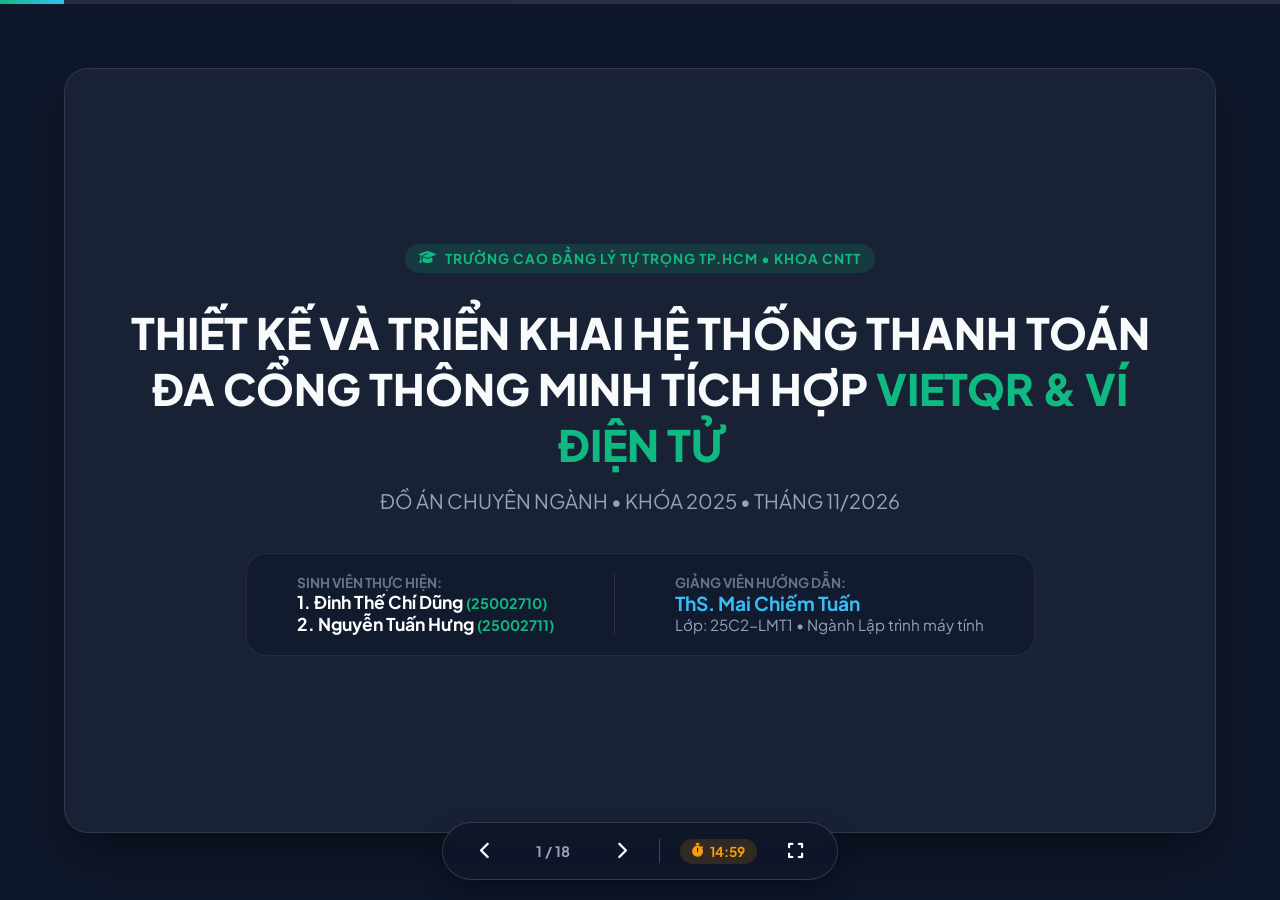
<file: doct/SLIDE_THUYET_TRINH.html>
<!DOCTYPE html>
<html lang="vi">
<head>
<meta charset="UTF-8">
<meta name="viewport" content="width=device-width, initial-scale=1.0">
<title>SLIDE BẢO VỆ ĐỒ ÁN - FRESHMART PAY</title>
<link href="https://fonts.googleapis.com/css2?family=Plus+Jakarta+Sans:wght@400;500;600;700;800&family=Playfair+Display:wght@700&display=swap" rel="stylesheet">
<link rel="stylesheet" href="https://cdnjs.cloudflare.com/ajax/libs/font-awesome/6.5.1/css/all.min.css">
<link rel="stylesheet" href="../css/all.min.css">
<style>
  :root {
    --primary: #10b981;
    --primary-dark: #047857;
    --primary-light: #d1fae5;
    --dark: #0f172a;
    --dark-card: #1e293b;
    --text-light: #f8fafc;
    --text-muted: #94a3b8;
    --accent: #f59e0b;
    --danger: #ef4444;
  }
  * { box-sizing: border-box; margin: 0; padding: 0; }
  body {
    font-family: 'Plus Jakarta Sans', sans-serif;
    background: var(--dark);
    color: var(--text-light);
    height: 100vh;
    overflow: hidden;
    user-select: none;
  }
  .slide-container {
    width: 100vw;
    height: 100vh;
    position: relative;
    display: flex;
    align-items: center;
    justify-content: center;
  }
  .slide {
    display: none;
    width: 90vw;
    max-width: 1350px;
    height: 85vh;
    background: rgba(30, 41, 59, 0.7);
    backdrop-filter: blur(16px);
    border: 1px solid rgba(255, 255, 255, 0.1);
    border-radius: 24px;
    padding: 48px 64px;
    box-shadow: 0 25px 50px -12px rgba(0, 0, 0, 0.5);
    flex-direction: column;
    justify-content: space-between;
    animation: fadeIn 0.4s ease-out forwards;
    position: relative;
  }
  .slide.active { display: flex; }
  @keyframes fadeIn {
    from { opacity: 0; transform: translateY(12px) scale(0.98); }
    to { opacity: 1; transform: translateY(0) scale(1); }
  }

  /* Slide Header & Titles */
  .slide-badge {
    display: inline-flex;
    align-items: center;
    gap: 8px;
    background: rgba(16, 185, 129, 0.15);
    color: var(--primary);
    padding: 6px 14px;
    border-radius: 50px;
    font-size: 0.85rem;
    font-weight: 700;
    text-transform: uppercase;
    letter-spacing: 1px;
    margin-bottom: 12px;
  }
  .slide-title {
    font-size: 2.2rem;
    font-weight: 800;
    color: #fff;
    margin-bottom: 8px;
    line-height: 1.25;
  }
  .slide-title span { color: var(--primary); }
  .slide-subtitle {
    font-size: 1.05rem;
    color: var(--text-muted);
    margin-bottom: 24px;
  }

  /* Grid & Layouts */
  .grid-2 { display: grid; grid-template-columns: 1fr 1fr; gap: 32px; align-items: stretch; }
  .grid-3 { display: grid; grid-template-columns: repeat(3, 1fr); gap: 24px; }
  .grid-4 { display: grid; grid-template-columns: repeat(4, 1fr); gap: 20px; }

  .card {
    background: rgba(15, 23, 42, 0.6);
    border: 1px solid rgba(255, 255, 255, 0.08);
    border-radius: 16px;
    padding: 24px;
    display: flex;
    flex-direction: column;
    transition: all 0.3s ease;
  }
  .card:hover {
    border-color: rgba(16, 185, 129, 0.4);
    transform: translateY(-4px);
    box-shadow: 0 12px 24px -8px rgba(16, 185, 129, 0.2);
  }
  .card-icon {
    width: 48px;
    height: 48px;
    border-radius: 12px;
    background: rgba(16, 185, 129, 0.15);
    color: var(--primary);
    display: flex;
    align-items: center;
    justify-content: center;
    font-size: 1.4rem;
    margin-bottom: 16px;
  }
  .card-title { font-size: 1.2rem; font-weight: 700; margin-bottom: 8px; color: #fff; }
  .card-text { font-size: 0.95rem; color: var(--text-muted); line-height: 1.5; }

  /* Feature items */
  .feature-list { list-style: none; display: flex; flex-direction: column; gap: 14px; }
  .feature-list li {
    display: flex;
    align-items: flex-start;
    gap: 12px;
    font-size: 1.05rem;
    color: #e2e8f0;
    line-height: 1.5;
  }
  .feature-list li i {
    color: var(--primary);
    margin-top: 4px;
    font-size: 1.1rem;
  }

  /* Code & Diagram Previews */
  .code-box {
    background: #090d16;
    border: 1px solid #1e293b;
    border-radius: 12px;
    padding: 16px 20px;
    font-family: Consolas, monospace;
    font-size: 0.9rem;
    color: #38bdf8;
    line-height: 1.5;
    overflow-x: auto;
  }
  .highlight { color: var(--primary); font-weight: bold; }
  .accent { color: var(--accent); }

  /* Controls & Bottom Bar */
  .bottom-bar {
    position: fixed;
    bottom: 20px;
    left: 50%;
    transform: translateX(-50%);
    display: flex;
    align-items: center;
    gap: 20px;
    background: rgba(15, 23, 42, 0.9);
    backdrop-filter: blur(12px);
    padding: 10px 24px;
    border-radius: 50px;
    border: 1px solid rgba(255, 255, 255, 0.15);
    box-shadow: 0 10px 25px -5px rgba(0, 0, 0, 0.5);
    z-index: 100;
  }
  .ctrl-btn {
    background: none;
    border: none;
    color: #fff;
    font-size: 1.1rem;
    cursor: pointer;
    width: 36px;
    height: 36px;
    border-radius: 50%;
    display: flex;
    align-items: center;
    justify-content: center;
    transition: all 0.2s;
  }
  .ctrl-btn:hover { background: rgba(255, 255, 255, 0.1); color: var(--primary); }
  .slide-counter { font-size: 0.9rem; font-weight: 700; color: var(--text-muted); min-width: 60px; text-align: center; }
  .timer-pill {
    background: rgba(245, 158, 11, 0.15);
    color: var(--accent);
    padding: 4px 12px;
    border-radius: 50px;
    font-weight: 700;
    font-size: 0.85rem;
    display: flex;
    align-items: center;
    gap: 6px;
  }
  .progress-container {
    position: fixed;
    top: 0;
    left: 0;
    width: 100vw;
    height: 4px;
    background: rgba(255, 255, 255, 0.1);
    z-index: 200;
  }
  .progress-bar {
    height: 100%;
    width: 5%;
    background: linear-gradient(90deg, #10b981, #38bdf8);
    transition: width 0.3s ease;
  }
</style>
</head>
<body>

<div class="progress-container">
  <div class="progress-bar" id="progressBar"></div>
</div>

<div class="slide-container">

  <!-- ==================== SLIDE 1 ==================== -->
  <div class="slide active center" style="text-align: center; justify-content: center; align-items: center;">
    <div class="slide-badge"><i class="fas fa-graduation-cap"></i> TRƯỜNG CAO ĐẲNG LÝ TỰ TRỌNG TP.HCM • KHOA CNTT</div>
    <h1 style="font-size: 2.7rem; font-weight: 800; max-width: 1100px; line-height: 1.3; margin: 20px 0 15px;">
      THIẾT KẾ VÀ TRIỂN KHAI HỆ THỐNG THANH TOÁN ĐA CỔNG THÔNG MINH TÍCH HỢP <span style="color: var(--primary);">VIETQR & VÍ ĐIỆN TỬ</span>
    </h1>
    <p style="font-size: 1.25rem; color: #94a3b8; margin-bottom: 40px;">ĐỒ ÁN CHUYÊN NGÀNH • KHÓA 2025 • THÁNG 11/2026</p>
    
    <div style="display: flex; gap: 60px; justify-content: center; background: rgba(15, 23, 42, 0.6); padding: 20px 50px; border-radius: 20px; border: 1px solid rgba(255,255,255,0.08);">
      <div style="text-align: left;">
        <p style="font-size: 0.85rem; color: #64748b; text-transform: uppercase; font-weight: bold;">Sinh viên thực hiện:</p>
        <p style="font-size: 1.1rem; font-weight: bold; color: #fff;">1. Đinh Thế Chí Dũng <span style="color: var(--primary); font-size: 0.9rem;">(25002710)</span></p>
        <p style="font-size: 1.1rem; font-weight: bold; color: #fff;">2. Nguyễn Tuấn Hưng <span style="color: var(--primary); font-size: 0.9rem;">(25002711)</span></p>
      </div>
      <div style="text-align: left; border-left: 1px solid rgba(255,255,255,0.1); padding-left: 60px;">
        <p style="font-size: 0.85rem; color: #64748b; text-transform: uppercase; font-weight: bold;">Giảng viên hướng dẫn:</p>
        <p style="font-size: 1.2rem; font-weight: bold; color: #38bdf8;">ThS. Mai Chiếm Tuấn</p>
        <p style="font-size: 0.95rem; color: #94a3b8;">Lớp: 25C2-LMT1 • Ngành Lập trình máy tính</p>
      </div>
    </div>
  </div>

  <!-- ==================== SLIDE 2 ==================== -->
  <div class="slide">
    <div>
      <div class="slide-badge"><i class="fas fa-exclamation-circle"></i> Đặt vấn đề & Thực trạng</div>
      <h2 class="slide-title">Nỗi đau của các <span>Cửa hàng trực tuyến nhỏ</span> tại Việt Nam</h2>
      <p class="slide-subtitle">Khảo sát trên 20 shop bán lẻ nhỏ: 85% đơn hàng gặp khó khăn trong khâu thu tiền và đối soát.</p>
    </div>
    <div class="grid-3">
      <div class="card">
        <div class="card-icon" style="background: rgba(239, 68, 68, 0.15); color: #ef4444;"><i class="fas fa-receipt"></i></div>
        <h3 class="card-title">Lừa đảo Bill giả (Fake Bill)</h3>
        <p class="card-text">Kẻ gian dùng công cụ tạo ảnh hóa đơn chuyển tiền giả. Chủ shop không kiểm tra tài khoản tức thì, vội giao hàng và bị mất trắng tài sản.</p>
      </div>
      <div class="card">
        <div class="card-icon" style="background: rgba(245, 158, 11, 0.15); color: #f59e0b;"><i class="fas fa-clock"></i></div>
        <h3 class="card-title">Đối soát thủ công chậm trễ</h3>
        <p class="card-text">Khách hàng chụp màn hình gửi qua Zalo/Facebook; nhân viên phải dò từng số dư, so khớp tên và số tiền khiến thời gian xác nhận đơn kéo dài hàng tiếng.</p>
      </div>
      <div class="card">
        <div class="card-icon" style="background: rgba(56, 189, 248, 0.15); color: #38bdf8;"><i class="fas fa-building-columns"></i></div>
        <h3 class="card-title">Rào cản Cổng thanh toán lớn</h3>
        <p class="card-text">VNPay, OnePay đòi hỏi Giấy phép kinh doanh, duyệt hồ sơ phức tạp và thu phí chiết khấu 1.5% - 2.5%/giao dịch, quá sức với hộ kinh doanh nhỏ.</p>
      </div>
    </div>
    <div class="code-box" style="margin-top: 15px;">
      <i class="fas fa-lightbulb highlight"></i> <b>Giải pháp đề xuất:</b> Xây dựng hệ sinh thái bán hàng <b>FreshMart</b> tích hợp thanh toán mã QR động <b>VietQR</b> kết hợp <b>Webhook tự động</b>: Chi phí 0đ, tự động nhảy số sau 2 giây!
    </div>
  </div>

  <!-- ==================== SLIDE 3 ==================== -->
  <div class="slide">
    <div>
      <div class="slide-badge"><i class="fas fa-bullseye"></i> Mục tiêu & Phạm vi</div>
      <h2 class="slide-title">Mục tiêu cốt lõi của <span>Hệ thống FreshMart Pay</span></h2>
      <p class="slide-subtitle">Xây dựng trọn vẹn giải pháp E-Commerce + Payment Gateway cho ngành thực phẩm tươi sạch.</p>
    </div>
    <div class="grid-2">
      <div class="card">
        <h3 class="card-title" style="color: var(--primary);"><i class="fas fa-shopping-basket me-2"></i> Phân hệ Khách hàng (Storefront)</h3>
        <ul class="feature-list" style="margin-top: 15px;">
          <li><i class="fas fa-check-circle"></i> Trải nghiệm mua sắm mượt mà: Xem sản phẩm, phân loại, tìm kiếm.</li>
          <li><i class="fas fa-check-circle"></i> Giỏ hàng động chuẩn LocalStorage: Cập nhật số lượng, voucher giảm giá.</li>
          <li><i class="fas fa-check-circle"></i> Auth Gateway: Bắt buộc đăng nhập bảo mật trước khi đặt hàng.</li>
          <li><i class="fas fa-check-circle"></i> Trang thanh toán VietQR động: Tự tạo mã QR có số tiền và mã hóa đơn.</li>
        </ul>
      </div>
      <div class="card">
        <h3 class="card-title" style="color: #38bdf8;"><i class="fas fa-chart-line me-2"></i> Phân hệ Quản trị (Merchant Hub)</h3>
        <ul class="feature-list" style="margin-top: 15px;">
          <li><i class="fas fa-check-circle"></i> Dashboard tổng quan doanh thu: Thống kê số đơn, biểu đồ cột 7 ngày.</li>
          <li><i class="fas fa-check-circle"></i> Quản lý Cổng thanh toán: Đổi số tài khoản ngân hàng thụ hưởng nhận tiền.</li>
          <li><i class="fas fa-check-circle"></i> Phân quyền đa cấp RBAC: Owner, Staff, User có trang cấp quyền trực tiếp.</li>
          <li><i class="fas fa-check-circle"></i> Xử lý Webhook tự động: Đồng bộ trạng thái đơn hàng trong 2 giây.</li>
        </ul>
      </div>
    </div>
    <p style="font-size: 0.9rem; color: #64748b; margin-top: 10px;"><i>Phạm vi: Tập trung giải quyết thanh toán nội địa qua ngân hàng Việt Nam; không ôm đồm cổng thanh toán quốc tế Visa/Mastercard phức tạp.</i></p>
  </div>

  <!-- ==================== SLIDE 4 ==================== -->
  <div class="slide">
    <div>
      <div class="slide-badge"><i class="fas fa-sitemap"></i> Kiến trúc hệ thống</div>
      <h2 class="slide-title">Mô hình phân tầng <span>Layered Architecture</span></h2>
      <p class="slide-subtitle">Tách bạch rõ ràng giữa Giao diện, REST API, Adapter xử lý và Cơ sở dữ liệu đám mây.</p>
    </div>
    <div class="grid-4">
      <div class="card center" style="text-align: center;">
        <div class="card-icon" style="margin: 0 auto 12px;"><i class="fab fa-html5"></i></div>
        <h4 class="card-title">1. Presentation</h4>
        <p class="card-text">HTML5, CSS3, JavaScript ES6, Bootstrap 5, Chart.js.<br><span class="highlight">Responsive 100%</span></p>
      </div>
      <div class="card center" style="text-align: center;">
        <div class="card-icon" style="margin: 0 auto 12px; background: rgba(56, 189, 248, 0.15); color: #38bdf8;"><i class="fab fa-php"></i></div>
        <h4 class="card-title">2. REST API</h4>
        <p class="card-text">PHP 8.2 Endpoint trả dữ liệu JSON chuẩn hóa.<br><span class="accent">Session Auth & RBAC</span></p>
      </div>
      <div class="card center" style="text-align: center;">
        <div class="card-icon" style="margin: 0 auto 12px; background: rgba(245, 158, 11, 0.15); color: #f59e0b;"><i class="fas fa-plug"></i></div>
        <h4 class="card-title">3. Adapter Layer</h4>
        <p class="card-text">VietQRAdapter chuẩn EMVCo/NAPAS 247.<br><span style="color:#f59e0b;">Idempotent Webhook</span></p>
      </div>
      <div class="card center" style="text-align: center;">
        <div class="card-icon" style="margin: 0 auto 12px; background: rgba(168, 85, 247, 0.15); color: #a855f7;"><i class="fas fa-database"></i></div>
        <h4 class="card-title">4. Database Cloud</h4>
        <p class="card-text">TiDB Cloud Serverless kết nối mã hóa SSL TLS.<br><span style="color:#a855f7;">PDO Prepared Stmt</span></p>
      </div>
    </div>
    <div class="code-box">
      <i class="fas fa-cubes highlight"></i> <b>Tổ chức mã nguồn:</b> Dự án được quy hoạch siêu gọn gàng thành đúng <b>6 thư mục chuẩn</b>: <code>html</code>, <code>php</code>, <code>css</code>, <code>js</code>, <code>csdl</code>, <code>doct</code>.
    </div>
  </div>

  <!-- ==================== SLIDE 5 ==================== -->
  <div class="slide">
    <div>
      <div class="slide-badge"><i class="fas fa-database"></i> Cơ sở dữ liệu</div>
      <h2 class="slide-title">Mô hình thực thể quan hệ <span>ERD Chuẩn 3NF</span></h2>
      <p class="slide-subtitle">Thiết kế tối ưu hiệu năng, bảo mật định danh với khóa chính UUID (36 ký tự) và Index chỉ mục.</p>
    </div>
    <div class="grid-3">
      <div class="card">
        <h4 class="card-title" style="color: var(--primary);"><i class="fas fa-users me-2"></i> Bảng NguoiDung</h4>
        <p class="card-text"><code>id (UUID PK)</code>, <code>email (Unique)</code>, <code>mat_khau (Bcrypt)</code>, <code>ho_ten</code>, <code>vai_tro (Owner/Staff/User)</code>.</p>
      </div>
      <div class="card">
        <h4 class="card-title" style="color: #38bdf8;"><i class="fas fa-store me-2"></i> Bảng CuaHang & CongThanhToan</h4>
        <p class="card-text"><code>loai_cong ('VIETQR')</code>, <code>so_tai_khoan</code>, <code>ma_ngan_hang (BIN)</code>, <code>ten_chu_tai_khoan</code>, <code>api_key (AES-256)</code>, <code>trang_thai</code>.</p>
      </div>
      <div class="card">
        <h4 class="card-title" style="color: #f59e0b;"><i class="fas fa-file-invoice-dollar me-2"></i> Bảng GiaoDich & Webhook</h4>
        <p class="card-text"><code>ma_don_hang (Index)</code>, <code>so_tien</code>, <code>trang_thai (PENDING/SUCCESS)</code>, <code>du_lieu_qr</code>, <code>NhatKyWebhook (Audit JSON)</code>.</p>
      </div>
    </div>
    <div class="code-box" style="font-size: 0.85rem;">
      <span class="highlight">-- Ràng buộc toàn vẹn khóa ngoại (Foreign Keys) bảo vệ dữ liệu:</span><br>
      ALTER TABLE GiaoDich ADD CONSTRAINT fk_user FOREIGN KEY (nguoi_dung_id) REFERENCES NguoiDung(id) ON DELETE CASCADE;<br>
      ALTER TABLE CongThanhToan ADD CONSTRAINT fk_shop FOREIGN KEY (cua_hang_id) REFERENCES CuaHang(id) ON DELETE CASCADE;
    </div>
  </div>

  <!-- ==================== SLIDE 6 ==================== -->
  <div class="slide">
    <div>
      <div class="slide-badge"><i class="fas fa-qrcode"></i> Module VietQR Adapter</div>
      <h2 class="slide-title">Sinh mã QR động theo chuẩn <span>EMVCo / NAPAS 247</span></h2>
      <p class="slide-subtitle">Khách hàng dùng bất kỳ app ngân hàng nào (MB, VCB, Techcombank...) quét mã là nhận đúng số tiền.</p>
    </div>
    <div class="grid-2">
      <div class="card">
        <h4 class="card-title">Quy cách đóng gói chuỗi VietQR Payload</h4>
        <ul class="feature-list" style="font-size: 0.95rem; margin-top: 10px;">
          <li><i class="fas fa-tag"></i> <b>ID 00:</b> Phiên bản quy chuẩn (01)</li>
          <li><i class="fas fa-tag"></i> <b>ID 01:</b> Phương thức khởi tạo (12: QR động có số tiền)</li>
          <li><i class="fas fa-tag"></i> <b>ID 38:</b> Mã định danh quốc gia NAPAS (A000000727) + Mã BIN ngân hàng + Số tài khoản thụ hưởng</li>
          <li><i class="fas fa-tag"></i> <b>ID 54:</b> Số tiền thanh toán thực tế của đơn hàng</li>
          <li><i class="fas fa-tag"></i> <b>ID 62:</b> Nội dung chuyển khoản (Mã đơn hàng: FM903964)</li>
          <li><i class="fas fa-tag"></i> <b>ID 63:</b> Thuật toán kiểm tra tính toàn vẹn <b>CRC-16/CCITT</b></li>
        </ul>
      </div>
      <div class="card center" style="text-align: center; justify-content: center; background: rgba(16, 185, 129, 0.05); border-color: rgba(16, 185, 129, 0.3);">
        <i class="fas fa-qrcode" style="font-size: 8rem; color: #fff; margin-bottom: 15px;"></i>
        <h4 style="color: var(--primary);">Mã QR Động tự tạo tức thì</h4>
        <p style="font-size: 0.9rem; color: #94a3b8;">Không cần nhập tay số tài khoản hay số tiền<br>Triệt tiêu 100% lỗi chuyển nhầm tiền!</p>
      </div>
    </div>
  </div>

  <!-- ==================== SLIDE 7 ==================== -->
  <div class="slide">
    <div>
      <div class="slide-badge"><i class="fas fa-bolt"></i> Xử lý Webhook Thời Gian Thực</div>
      <h2 class="slide-title">Quy trình bắt tiền tự động & Tính chất <span>Idempotent</span></h2>
      <p class="slide-subtitle">Không còn cảnh nhân viên kiểm tra app ngân hàng thủ công; hệ thống tự nhận tiền sau 2 giây!</p>
    </div>
    <div class="grid-4" style="margin-bottom: 20px;">
      <div class="card center" style="text-align: center;">
        <div style="font-size: 2rem; color: var(--primary); font-weight: bold; margin-bottom: 8px;">1</div>
        <p class="card-text">Khách quét QR chuyển khoản qua app ngân hàng</p>
      </div>
      <div class="card center" style="text-align: center;">
        <div style="font-size: 2rem; color: #38bdf8; font-weight: bold; margin-bottom: 8px;">2</div>
        <p class="card-text">Ngân hàng gửi tín hiệu POST Webhook biến động số dư</p>
      </div>
      <div class="card center" style="text-align: center;">
        <div style="font-size: 2rem; color: #f59e0b; font-weight: bold; margin-bottom: 8px;">3</div>
        <p class="card-text">Server lưu log JSON, kiểm tra đơn PENDING và cập nhật SUCCESS</p>
      </div>
      <div class="card center" style="text-align: center;">
        <div style="font-size: 2rem; color: #a855f7; font-weight: bold; margin-bottom: 8px;">4</div>
        <p class="card-text">Trang web khách hàng tự động báo thành công tức thì</p>
      </div>
    </div>
    <div class="code-box">
      <span class="highlight">// Cơ chế Idempotency chống cộng tiền hai lần khi mạng gửi lặp lại:</span><br>
      $stmt = $pdo->prepare("UPDATE GiaoDich SET trang_thai = 'SUCCESS' WHERE ma_don_hang = :code AND trang_thai = 'PENDING'");<br>
      if ($stmt->rowCount() === 0) { /* Bỏ qua an toàn vì đơn đã xử lý xong từ trước */ }
    </div>
  </div>

  <!-- ==================== SLIDE 8 ==================== -->
  <div class="slide">
    <div>
      <div class="slide-badge"><i class="fas fa-desktop"></i> Giao diện người dùng (Storefront)</div>
      <h2 class="slide-title">Trải nghiệm mua sắm mượt mà trên <span>FreshMart</span></h2>
      <p class="slide-subtitle">Phong cách thiết kế xanh sạch, tải trang cực nhanh và đồng bộ số lượng giỏ hàng tức thời.</p>
    </div>
    <div class="grid-3">
      <div class="card">
        <h4 class="card-title"><i class="fas fa-home me-2" style="color:var(--primary);"></i> Trang chủ & Sản phẩm</h4>
        <p class="card-text">Hiển thị các danh mục rau củ, thịt cá tươi sống, bộ lọc khoảng giá và nút "Thêm vào giỏ" hiệu ứng trực quan.</p>
      </div>
      <div class="card">
        <h4 class="card-title"><i class="fas fa-shopping-cart me-2" style="color:#38bdf8;"></i> Giỏ hàng động</h4>
        <p class="card-text">Tăng giảm số lượng, xóa món có hiệu ứng trượt, tính tổng tiền tự động, áp dụng voucher <code>FRESHMART20</code> giảm 20.000đ.</p>
      </div>
      <div class="card">
        <h4 class="card-title"><i class="fas fa-shield-alt me-2" style="color:#f59e0b;"></i> Đăng nhập thông minh</h4>
        <p class="card-text">Bảo vệ luồng đặt hàng: tự động chuyển hướng đăng nhập và quay trở lại giỏ hàng đầy đủ, không bị mất món.</p>
      </div>
    </div>
    <div class="code-box">
      <i class="fas fa-check-circle highlight"></i> <b>Cơ chế Cache-Busting:</b> Script nội dòng đồng bộ icon giỏ hàng <code>localStorage</code> ngay lập tức, triệt tiêu hoàn toàn lỗi nhấp nháy số lượng cũ trên trình duyệt Cốc Cốc / Chrome.
    </div>
  </div>

  <!-- ==================== SLIDE 9 ==================== -->
  <div class="slide">
    <div>
      <div class="slide-badge"><i class="fas fa-mobile-alt"></i> Màn hình Thanh toán VietQR</div>
      <h2 class="slide-title">Thanh toán không tiền mặt <span>Chỉ với 1 chạm</span></h2>
      <p class="slide-subtitle">Giao diện hướng dẫn trực quan, nút Copy tiện lợi và Polling trạng thái thời gian thực.</p>
    </div>
    <div class="grid-2">
      <div class="card">
        <h4 class="card-title" style="color: var(--primary);">Các tính năng hỗ trợ người dùng tối đa:</h4>
        <ul class="feature-list" style="margin-top: 15px;">
          <li><i class="fas fa-clock" style="color: #ef4444;"></i> <b>Đếm ngược 15 phút:</b> Nhắc nhở thời gian giữ đơn hàng.</li>
          <li><i class="fas fa-copy" style="color: #38bdf8;"></i> <b>Nút Sao chép 1-Click:</b> Copy nhanh STK, Số tiền và Nội dung.</li>
          <li><i class="fas fa-sync-alt" style="color: var(--primary);"></i> <b>Polling 2 giây:</b> Tự động phát hiện thanh toán thành công mà khách không cần nhấn nút F5 tải lại trang.</li>
          <li><i class="fas fa-magic" style="color: #f59e0b;"></i> <b>Nút Giả lập Webhook:</b> Hỗ trợ hội đồng chấm thi test thử chuyển trạng thái ngay trong buổi bảo vệ!</li>
        </ul>
      </div>
      <div class="card center" style="background: rgba(15, 23, 42, 0.8); border: 2px dashed rgba(16, 185, 129, 0.4);">
        <p style="color: #94a3b8; font-size: 0.9rem; margin-bottom: 10px;">URL Trực tiếp trên Cloud Render:</p>
        <p style="font-size: 1.15rem; font-weight: bold; color: #fff;">doan-yteb.onrender.com/html/payment_qr.html</p>
        <div style="margin-top: 20px; padding: 10px 20px; background: rgba(16, 185, 129, 0.2); border-radius: 50px; color: var(--primary); font-weight: bold;">
          <i class="fas fa-wifi me-2"></i> Tự động kích hoạt qua Webhook
        </div>
      </div>
    </div>
  </div>

  <!-- ==================== SLIDE 10 ==================== -->
  <div class="slide">
    <div>
      <div class="slide-badge"><i class="fas fa-chart-pie"></i> Bảng điều khiển Merchant</div>
      <h2 class="slide-title">Trung tâm giám sát tài chính <span>FreshMart Pay</span></h2>
      <p class="slide-subtitle">Chủ cửa hàng nắm bắt toàn bộ dòng tiền và sức khỏe kinh doanh trong chớp mắt.</p>
    </div>
    <div class="grid-4" style="margin-bottom: 24px;">
      <div class="card center" style="text-align: center;">
        <p style="color: #64748b; font-size: 0.85rem; text-transform: uppercase;">Doanh thu hôm nay</p>
        <p style="font-size: 1.8rem; font-weight: 800; color: #38bdf8; margin: 6px 0;">297.000 đ</p>
        <span style="font-size: 0.75rem; color: var(--primary);"><i class="fas fa-arrow-up"></i> Cập nhật tức thì</span>
      </div>
      <div class="card center" style="text-align: center;">
        <p style="color: #64748b; font-size: 0.85rem; text-transform: uppercase;">Thành công</p>
        <p style="font-size: 1.8rem; font-weight: 800; color: var(--primary); margin: 6px 0;">1 đơn</p>
        <span style="font-size: 0.75rem; color: var(--primary);">Đã nhận tiền</span>
      </div>
      <div class="card center" style="text-align: center;">
        <p style="color: #64748b; font-size: 0.85rem; text-transform: uppercase;">Đang chờ</p>
        <p style="font-size: 1.8rem; font-weight: 800; color: #f59e0b; margin: 6px 0;">3 đơn</p>
        <span style="font-size: 0.75rem; color: #f59e0b;">Chờ khách quét QR</span>
      </div>
      <div class="card center" style="text-align: center;">
        <p style="color: #64748b; font-size: 0.85rem; text-transform: uppercase;">Thất bại / Hủy</p>
        <p style="font-size: 1.8rem; font-weight: 800; color: #ef4444; margin: 6px 0;">0 đơn</p>
        <span style="font-size: 0.75rem; color: #64748b;">Tỉ lệ hủy: 0%</span>
      </div>
    </div>
    <div class="grid-2">
      <div class="card">
        <h4 class="card-title"><i class="fas fa-chart-bar me-2" style="color:var(--primary);"></i> Biểu đồ cột doanh thu 7 ngày (Chart.js)</h4>
        <p class="card-text">Vẽ biểu đồ động theo ngày, tự động tính tổng doanh số bán thực phẩm tươi sạch trong tuần.</p>
      </div>
      <div class="card">
        <h4 class="card-title"><i class="fas fa-filter me-2" style="color:#38bdf8;"></i> Bộ lọc giao dịch đa chiều</h4>
        <p class="card-text">Lọc theo trạng thái (Tất cả / Thành công / Chờ), loại cổng (VietQR/COD) và nút xác nhận tiền thủ công dự phòng.</p>
      </div>
    </div>
  </div>

  <!-- ==================== SLIDE 11 ==================== -->
  <div class="slide">
    <div>
      <div class="slide-badge"><i class="fas fa-user-shield"></i> Cấu hình & Phân quyền</div>
      <h2 class="slide-title">Quản trị linh hoạt <span>Đổi STK & Cấp quyền CSDL</span></h2>
      <p class="slide-subtitle">Không cần can thiệp vào code; chủ shop tự đổi số tài khoản nhận tiền và phân quyền tài xế/nhân viên.</p>
    </div>
    <div class="grid-2">
      <div class="card">
        <h4 class="card-title" style="color: var(--primary);"><i class="fas fa-credit-card me-2"></i> Trang Cổng thanh toán (gateways.php)</h4>
        <ul class="feature-list" style="margin-top: 15px;">
          <li><i class="fas fa-check"></i> Đổi số tài khoản ngân hàng thụ hưởng (VD: MB Bank, Vietcombank...).</li>
          <li><i class="fas fa-check"></i> Chọn mã BIN ngân hàng và Tên chủ tài khoản in hoa không dấu.</li>
          <li><i class="fas fa-check"></i> Bấm "Lưu cấu hình" -> Khách hàng tiếp theo quét mã sẽ lập tức chuyển vào tài khoản mới.</li>
        </ul>
      </div>
      <div class="card">
        <h4 class="card-title" style="color: #38bdf8;"><i class="fas fa-users-cog me-2"></i> Trang Cấp quyền tài khoản (permissions.php)</h4>
        <ul class="feature-list" style="margin-top: 15px;">
          <li><i class="fas fa-check"></i> Thanh tìm kiếm tài khoản thông minh theo email hoặc họ tên.</li>
          <li><i class="fas fa-check"></i> Chuyển đổi linh hoạt giữa 3 vai trò: <b>OWNER</b> (Chủ shop), <b>STAFF</b> (Nhân viên), <b>USER</b> (Khách).</li>
          <li><i class="fas fa-check"></i> Ghi nhận trực tiếp vào CSDL TiDB, tài khoản có quyền truy cập trang quản trị ngay lập tức.</li>
        </ul>
      </div>
    </div>
  </div>

  <!-- ==================== SLIDE 12 ==================== -->
  <div class="slide">
    <div>
      <div class="slide-badge"><i class="fas fa-lock"></i> An toàn thông tin</div>
      <h2 class="slide-title">Tiêu chuẩn bảo mật <span>Chuẩn OWASP Top 10</span></h2>
      <p class="slide-subtitle">Bảo vệ toàn diện dữ liệu khách hàng và số dư tài chính của cửa hàng.</p>
    </div>
    <div class="grid-4">
      <div class="card">
        <h4 class="card-title" style="color: #38bdf8;">Bcrypt Hashing</h4>
        <p class="card-text">Mật khẩu được băm một chiều với Salt ngẫu nhiên qua <code>password_hash()</code>, chống crack từ điển 100%.</p>
      </div>
      <div class="card">
        <h4 class="card-title" style="color: var(--primary);">AES-256-CBC</h4>
        <p class="card-text">Mã hóa đối xứng các khóa API Secret Token lưu trong CSDL qua <code>openssl_encrypt()</code>.</p>
      </div>
      <div class="card">
        <h4 class="card-title" style="color: #f59e0b;">PDO Param Binding</h4>
        <p class="card-text">Prepared Statements triệt tiêu hoàn toàn nguy cơ tấn công SQL Injection trên mọi form nhập liệu.</p>
      </div>
      <div class="card">
        <h4 class="card-title" style="color: #a855f7;">HMAC-SHA256</h4>
        <p class="card-text">Xác thực chữ ký số Webhook để đảm bảo gói tin đến từ ngân hàng thật, chống kẻ gian giả mạo tín hiệu.</p>
      </div>
    </div>
    <div class="code-box">
      <i class="fas fa-shield-virus highlight"></i> <b>Bảo vệ tệp mật khẩu (.gitignore):</b> File chứa mật khẩu CSDL <code>csdl/db.php</code> và <code>security.php</code> tuyệt đối không đưa lên GitHub; sử dụng cơ chế tạo file tự động từ file mẫu khi deploy Docker.
    </div>
  </div>

  <!-- ==================== SLIDE 13 ==================== -->
  <div class="slide">
    <div>
      <div class="slide-badge"><i class="fas fa-cloud-upload-alt"></i> Triển khai thực tế</div>
      <h2 class="slide-title">Vận hành trực tiếp trên <span>Nền tảng Đám mây (Cloud)</span></h2>
      <p class="slide-subtitle">Không chỉ chạy thử nghiệm trên máy cá nhân localhost; hệ thống đã chạy thật 100% trên Internet.</p>
    </div>
    <div class="grid-3">
      <div class="card center" style="text-align: center;">
        <div class="card-icon" style="margin: 0 auto 12px;"><i class="fab fa-docker"></i></div>
        <h4 class="card-title">Docker Container</h4>
        <p class="card-text">Đóng gói chuẩn môi trường PHP 8.2 Apache, tự động kích hoạt rewrite module và cấu hình cổng mạng 10000.</p>
      </div>
      <div class="card center" style="text-align: center;">
        <div class="card-icon" style="margin: 0 auto 12px; background: rgba(56, 189, 248, 0.15); color: #38bdf8;"><i class="fas fa-server"></i></div>
        <h4 class="card-title">Render Cloud Hosting</h4>
        <p class="card-text">Triển khai Web Service tự động đồng bộ CI/CD từ GitHub repo. Tên miền HTTPS có chứng chỉ SSL Cloudflare miễn phí.</p>
      </div>
      <div class="card center" style="text-align: center;">
        <div class="card-icon" style="margin: 0 auto 12px; background: rgba(245, 158, 11, 0.15); color: #f59e0b;"><i class="fas fa-database"></i></div>
        <h4 class="card-title">TiDB Cloud Serverless</h4>
        <p class="card-text">Cơ sở dữ liệu phân tán chuẩn MySQL đặt trên AWS, kết nối bảo mật qua chứng chỉ số <code>isrgrootx1.pem</code>.</p>
      </div>
    </div>
    <div class="code-box center" style="text-align: center; font-size: 1.1rem; padding: 14px;">
      🌐 <b>Đường dẫn ứng dụng trực tuyến:</b> <a href="https://doan-yteb.onrender.com" target="_blank" style="color: #38bdf8; text-decoration: underline;">https://doan-yteb.onrender.com</a>
    </div>
  </div>

  <!-- ==================== SLIDE 14 ==================== -->
  <div class="slide">
    <div>
      <div class="slide-badge"><i class="fas fa-vial"></i> Kiểm thử chất lượng</div>
      <h2 class="slide-title">Kế hoạch & Kết quả <span>Kiểm thử toàn diện</span></h2>
      <p class="slide-subtitle">Đã xuất bản file Word Test Plan & Test Cases chi tiết và hoàn thành bộ test tự động đạt 100% Pass.</p>
    </div>
    <div class="grid-2">
      <div class="card">
        <h4 class="card-title" style="color: var(--primary);"><i class="fas fa-clipboard-check me-2"></i> Hồ sơ kiểm thử (Test Cases)</h4>
        <ul class="feature-list" style="margin-top: 15px;">
          <li><i class="fas fa-check"></i> <b>File Word chuyên nghiệp:</b> Đã tạo tệp <code>doct/TEST_PLAN_AND_CASES.docx</code>.</li>
          <li><i class="fas fa-check"></i> <b>Kiểm thử chức năng:</b> 10/10 ca kiểm thử then chốt đều đạt (Auth, Giỏ hàng, Đặt hàng, Tạo QR, Webhook, RBAC).</li>
          <li><i class="fas fa-check"></i> <b>Kiểm thử giao diện:</b> Không vỡ layout khi chuyển đổi giữa điện thoại và máy tính.</li>
        </ul>
      </div>
      <div class="card">
        <h4 class="card-title" style="color: #38bdf8;"><i class="fas fa-terminal me-2"></i> Smoke Tests tự động (run_smoke_tests.php)</h4>
        <div class="code-box" style="font-size: 0.8rem; margin-top: 10px;">
          [TEST 1] Sinh chuỗi UUID 36 ký tự: <span class="highlight">PASS</span><br>
          [TEST 2] Mã hóa AES-256 đối xứng: <span class="highlight">PASS</span><br>
          [TEST 3] Băm mật khẩu Bcrypt: <span class="highlight">PASS</span><br>
          [TEST 4] Logic phân quyền isPrivileged: <span class="highlight">PASS</span><br>
          [TEST 5] Xác thực chữ ký HMAC-SHA256: <span class="highlight">PASS</span><br>
          [TEST 6] Kết nối CSDL TiDB Cloud: <span class="highlight">PASS</span><br>
          ---------------------------------------------<br>
          <b>TỔNG KẾT: 100% CÁC BÀI TEST ĐẠT KẾT QUẢ PASS!</b>
        </div>
      </div>
    </div>
  </div>

  <!-- ==================== SLIDE 15 ==================== -->
  <div class="slide">
    <div>
      <div class="slide-badge"><i class="fas fa-tasks"></i> Tiến độ thực hiện</div>
      <h2 class="slide-title">Hoàn thành <span>Vượt mức kế hoạch 15 tuần</span></h2>
      <p class="slide-subtitle">Bám sát lộ trình đồ án chuyên ngành và hoàn thành sớm các mốc kỹ thuật quan trọng.</p>
    </div>
    <div class="grid-3">
      <div class="card">
        <div style="color: var(--primary); font-weight: 800; font-size: 1.1rem; margin-bottom: 8px;">GIAI ĐOẠN 1 (Tuần 1–6)</div>
        <h4 class="card-title">Khảo sát & Thiết kế</h4>
        <p class="card-text">Khảo sát nghiệp vụ, phân tích FR/NFR, xây dựng ERD CSDL và thiết kế giao diện Figma. <b style="color:var(--primary);">(100% Xong)</b></p>
      </div>
      <div class="card">
        <div style="color: #38bdf8; font-weight: 800; font-size: 1.1rem; margin-bottom: 8px;">GIAI ĐOẠN 2 (Tuần 7–11)</div>
        <h4 class="card-title">Phát triển & Kiểm thử</h4>
        <p class="card-text">Lập trình Backend REST API, VietQRAdapter, Webhook engine, Dashboard và chạy kiểm thử tự động. <b style="color:#38bdf8;">(100% Xong)</b></p>
      </div>
      <div class="card">
        <div style="color: #f59e0b; font-weight: 800; font-size: 1.1rem; margin-bottom: 8px;">GIAI ĐOẠN 3 (Tuần 12–15)</div>
        <h4 class="card-title">Hoàn thiện & Bảo vệ</h4>
        <p class="card-text">Sắp xếp 6 thư mục chuẩn, deploy Render Cloud, viết báo cáo Word theo mẫu và slide bảo vệ. <b style="color:#f59e0b;">(Sẵn sàng 100%)</b></p>
      </div>
    </div>
    <div class="code-box" style="text-align: center;">
      🎉 <b>Tự đánh giá:</b> Đồ án đã hoàn thành toàn diện cả phần lý thuyết báo cáo và sản phẩm ứng dụng thực tế.
    </div>
  </div>

  <!-- ==================== SLIDE 16 ==================== -->
  <div class="slide">
    <div>
      <div class="slide-badge"><i class="fas fa-play-circle"></i> Kịch bản trình diễn</div>
      <h2 class="slide-title">Kịch bản <span>Demo trực tiếp cho Hội đồng</span></h2>
      <p class="slide-subtitle">Quy trình 3 bước chứng minh tính năng tự động hóa không tiền mặt của hệ thống.</p>
    </div>
    <div class="grid-3">
      <div class="card">
        <div class="card-icon"><i class="fas fa-cart-plus"></i></div>
        <h4 class="card-title">Bước 1: Mua sắm & Đặt đơn</h4>
        <p class="card-text">Khách chọn Cà chua bi, Thịt bò Úc vào giỏ hàng. Đăng nhập tài khoản và chọn phương thức "Chuyển khoản VietQR".</p>
      </div>
      <div class="card">
        <div class="card-icon" style="background: rgba(56, 189, 248, 0.15); color: #38bdf8;"><i class="fas fa-qrcode"></i></div>
        <h4 class="card-title">Bước 2: Quét mã & Bắn Webhook</h4>
        <p class="card-text">Hệ thống tạo mã VietQR chuẩn mang mã đơn hàng FM903964. Thực hiện quét bằng app ngân hàng thật hoặc bấm "Giả lập Webhook".</p>
      </div>
      <div class="card">
        <div class="card-icon" style="background: rgba(245, 158, 11, 0.15); color: #f59e0b;"><i class="fas fa-chart-line"></i></div>
        <h4 class="card-title">Bước 3: Nhảy số Real-time</h4>
        <p class="card-text">Màn hình thanh toán báo thành công ngay lập tức; mở Dashboard xem doanh thu và danh sách đơn tự động tăng số.</p>
      </div>
    </div>
    <div class="code-box">
      <i class="fas fa-shield-alt highlight"></i> <b>Trình diễn thêm:</b> Vào trang <code>permissions.php</code> tìm kiếm tài khoản và cấp quyền STAFF/OWNER thay đổi CSDL trực tiếp.
    </div>
  </div>

  <!-- ==================== SLIDE 17 ==================== -->
  <div class="slide">
    <div>
      <div class="slide-badge"><i class="fas fa-flag-checkered"></i> Tổng kết đề tài</div>
      <h2 class="slide-title">Kết luận & <span>Hướng phát triển tương lai</span></h2>
      <p class="slide-subtitle">Giải pháp thanh toán thiết thực, hiệu quả và sẵn sàng mở rộng quy mô lớn.</p>
    </div>
    <div class="grid-2">
      <div class="card">
        <h4 class="card-title" style="color: var(--primary);">Giá trị thực tiễn mang lại:</h4>
        <ul class="feature-list" style="margin-top: 15px;">
          <li><i class="fas fa-check"></i> Giúp các cửa hàng nhỏ tiết kiệm 100% phí đăng ký cổng thanh toán doanh nghiệp.</li>
          <li><i class="fas fa-check"></i> Loại bỏ hoàn toàn nguy cơ mất tiền bởi chiêu trò lừa đảo "hóa đơn chuyển tiền giả".</li>
          <li><i class="fas fa-check"></i> Giảm thời gian xác nhận đơn từ 15-30 phút xuống chỉ còn 2-3 giây.</li>
        </ul>
      </div>
      <div class="card">
        <h4 class="card-title" style="color: #38bdf8;">Định hướng nâng cấp tiếp theo:</h4>
        <ul class="feature-list" style="margin-top: 15px;">
          <li><i class="fas fa-arrow-right"></i> Phát triển ứng dụng di động Mobile App có âm thanh thông báo chuông "Ting ting" khi có tiền về.</li>
          <li><i class="fas fa-arrow-right"></i> Tích hợp công nghệ AI phân tích xu hướng mua sắm thực phẩm để dự báo lượng hàng tồn kho.</li>
          <li><i class="fas fa-arrow-right"></i> Đóng gói thành Plugin SaaS tích hợp nhanh vào WooCommerce, Haravan, Shopify.</li>
        </ul>
      </div>
    </div>
  </div>

  <!-- ==================== SLIDE 18 ==================== -->
  <div class="slide center" style="text-align: center; justify-content: center; align-items: center;">
    <div class="slide-badge"><i class="fas fa-heart" style="color: #ef4444;"></i> LỜI CẢM ƠN CHÂN THÀNH</div>
    <h1 style="font-size: 3.5rem; font-weight: 800; color: #fff; margin: 20px 0 10px;">
      XIN CẢM ƠN <span style="color: var(--primary);">QUÝ THẦY CÔ!</span>
    </h1>
    <p style="font-size: 1.3rem; color: #94a3b8; max-width: 800px; margin-bottom: 35px; line-height: 1.6;">
      Nhóm sinh viên xin trân trọng cảm ơn Hội đồng chấm thi đã chú ý lắng nghe.<br>
      Kính mong nhận được những ý kiến đóng góp quý báu từ quý Thầy Cô!
    </p>

    <div style="background: rgba(15, 23, 42, 0.7); border: 1px solid rgba(255,255,255,0.1); border-radius: 20px; padding: 20px 50px; display: inline-flex; gap: 40px; text-align: left;">
      <div>
        <p style="font-size: 0.85rem; color: #64748b; text-transform: uppercase;">Sinh viên thực hiện:</p>
        <p style="font-size: 1.1rem; font-weight: bold;">Đinh Thế Chí Dũng & Nguyễn Tuấn Hưng</p>
      </div>
      <div style="border-left: 1px solid rgba(255,255,255,0.1); padding-left: 40px;">
        <p style="font-size: 0.85rem; color: #64748b; text-transform: uppercase;">Trải nghiệm Live Demo:</p>
        <p style="font-size: 1.1rem; font-weight: bold; color: #38bdf8;"><a href="https://doan-yteb.onrender.com" target="_blank" style="color: #38bdf8;">doan-yteb.onrender.com</a></p>
      </div>
    </div>
    
    <div style="margin-top: 30px; font-size: 1.4rem; font-weight: bold; color: var(--accent);">
      <i class="fas fa-comments me-2"></i> PHIÊN HỎI & ĐÁP (Q & A)
    </div>
  </div>

</div>

<!-- Thanh điều khiển Bottom Bar -->
<div class="bottom-bar">
  <button class="ctrl-btn" id="prevBtn" title="Slide trước (Phím Mũi tên Trái)"><i class="fas fa-chevron-left"></i></button>
  <span class="slide-counter" id="slideCounter">1 / 18</span>
  <button class="ctrl-btn" id="nextBtn" title="Slide sau (Phím Mũi tên Phải)"><i class="fas fa-chevron-right"></i></button>
  <div style="width: 1px; height: 24px; background: rgba(255,255,255,0.2);"></div>
  <div class="timer-pill" id="timerDisplay" title="Bộ đếm giờ thuyết trình (15 phút)"><i class="fas fa-stopwatch"></i> 15:00</div>
  <button class="ctrl-btn" id="fullScreenBtn" title="Chế độ toàn màn hình (F11)"><i class="fas fa-expand"></i></button>
</div>

<script>
  let currentSlide = 0;
  const slides = document.querySelectorAll('.slide');
  const totalSlides = slides.length;
  const slideCounter = document.getElementById('slideCounter');
  const progressBar = document.getElementById('progressBar');

  function updateSlide(index) {
    slides.forEach((s, idx) => {
      s.classList.toggle('active', idx === index);
    });
    currentSlide = index;
    slideCounter.textContent = (currentSlide + 1) + ' / ' + totalSlides;
    progressBar.style.width = (((currentSlide + 1) / totalSlides) * 100) + '%';
  }

  document.getElementById('nextBtn').addEventListener('click', () => {
    if (currentSlide < totalSlides - 1) updateSlide(currentSlide + 1);
  });
  document.getElementById('prevBtn').addEventListener('click', () => {
    if (currentSlide > 0) updateSlide(currentSlide - 1);
  });

  // Bắt phím điều hướng bàn phím
  window.addEventListener('keydown', (e) => {
    if (e.key === 'ArrowRight' || e.key === ' ' || e.key === 'PageDown') {
      if (currentSlide < totalSlides - 1) updateSlide(currentSlide + 1);
    } else if (e.key === 'ArrowLeft' || e.key === 'PageUp') {
      if (currentSlide > 0) updateSlide(currentSlide - 1);
    } else if (e.key === 'Home') {
      updateSlide(0);
    } else if (e.key === 'End') {
      updateSlide(totalSlides - 1);
    } else if (e.key.toLowerCase() === 'f') {
      toggleFullScreen();
    }
  });

  // Chế độ toàn màn hình
  function toggleFullScreen() {
    if (!document.fullscreenElement) {
      document.documentElement.requestFullscreen().catch(err => {});
    } else {
      if (document.exitFullscreen) document.exitFullscreen();
    }
  }
  document.getElementById('fullScreenBtn').addEventListener('click', toggleFullScreen);

  // Bộ bấm giờ đếm ngược 15 phút bảo vệ đồ án
  let timeLeft = 15 * 60;
  const timerDisplay = document.getElementById('timerDisplay');
  setInterval(() => {
    if (timeLeft > 0) {
      timeLeft--;
      const min = Math.floor(timeLeft / 60);
      const sec = timeLeft % 60;
      timerDisplay.innerHTML = `<i class="fas fa-stopwatch"></i> ${min.toString().padStart(2, '0')}:${sec.toString().padStart(2, '0')}`;
      if (timeLeft < 3 * 60) {
        timerDisplay.style.background = 'rgba(239, 68, 68, 0.2)';
        timerDisplay.style.color = '#ef4444';
      }
    } else {
      timerDisplay.innerHTML = `<i class="fas fa-exclamation-triangle"></i> Hết giờ!`;
    }
  }, 1000);
</script>

</body>
</html>
</file>
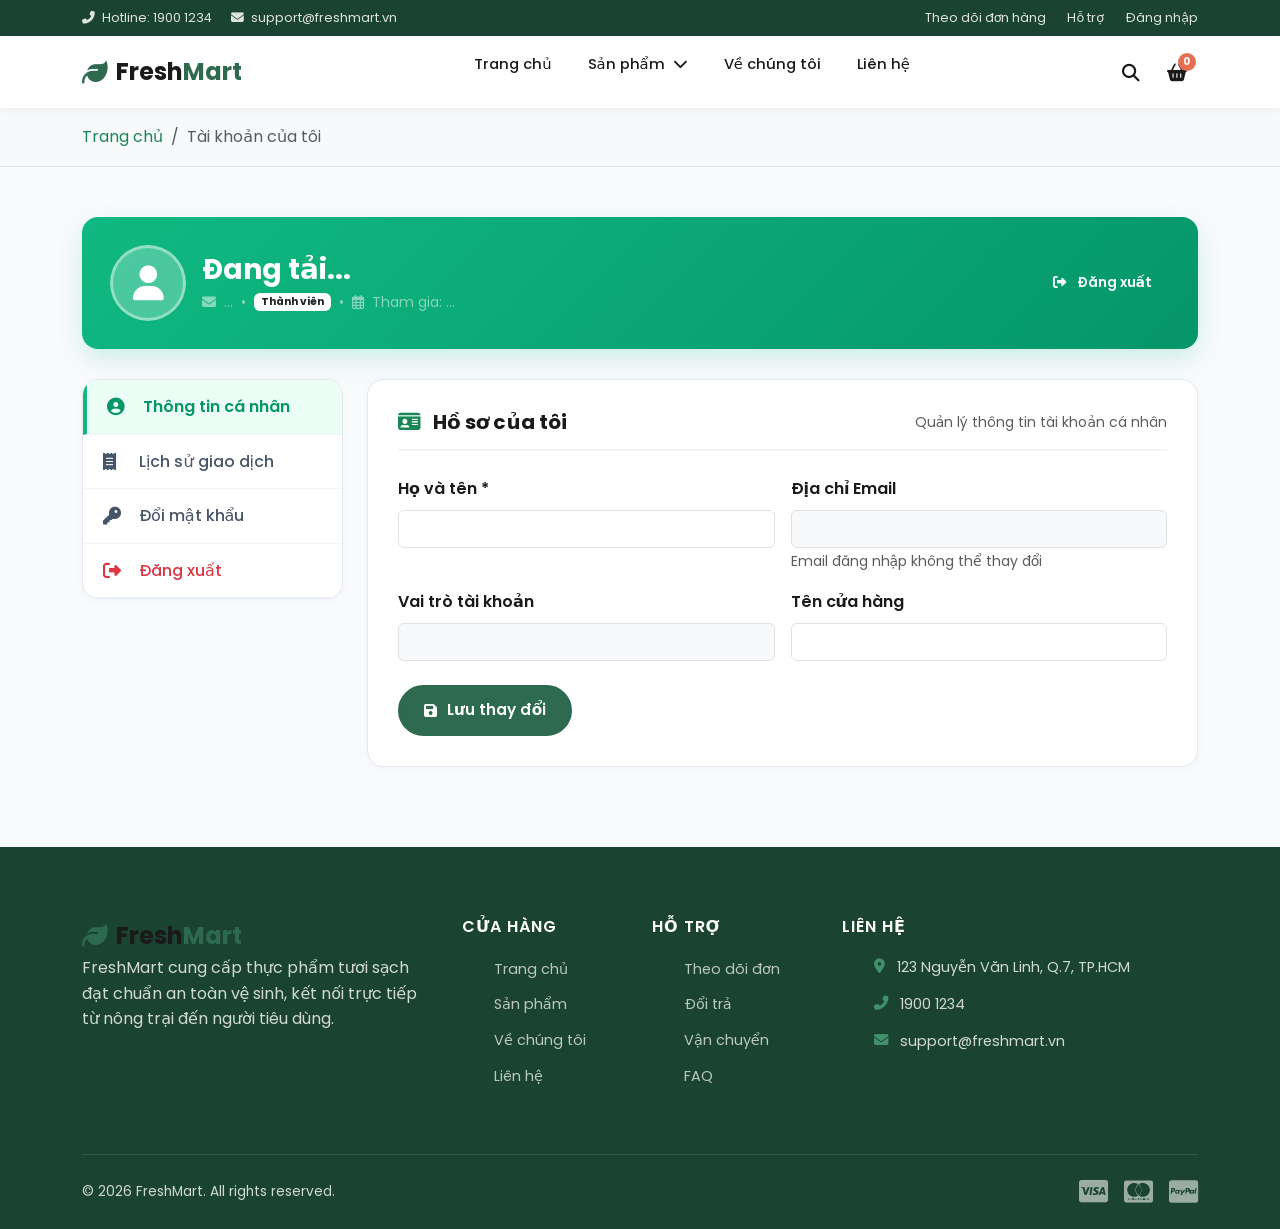
<file: html/account.html>
﻿<!DOCTYPE html>
<html lang="vi">
<head>
  <meta charset="UTF-8">
  <meta name="viewport" content="width=device-width, initial-scale=1.0">
  <title>Tài khoản của tôi | FreshMart</title>
  <link rel="preconnect" href="https://fonts.googleapis.com">
  <link rel="preconnect" href="https://fonts.gstatic.com" crossorigin>
  <link href="https://fonts.googleapis.com/css2?family=Poppins:wght@300;400;500;600;700;800&family=Playfair+Display:wght@600;700&display=swap" rel="stylesheet">
  <link rel="stylesheet" href="../css/all.min.css">
  <link href="../css/bootstrap.min.css" rel="stylesheet">
  <link rel="stylesheet" href="../css/style.css">
  <style>
    .account-section {
      padding: 50px 0 80px;
      background: #f8fafc;
      min-height: 70vh;
    }
    .profile-header-card {
      background: linear-gradient(135deg, #10b981 0%, #059669 100%);
      color: #fff;
      border-radius: 16px;
      padding: 28px;
      box-shadow: 0 10px 25px rgba(16, 185, 129, 0.18);
      margin-bottom: 30px;
    }
    .profile-avatar-circle {
      width: 76px;
      height: 76px;
      border-radius: 50%;
      background: rgba(255, 255, 255, 0.25);
      backdrop-filter: blur(5px);
      display: flex;
      align-items: center;
      justify-content: center;
      font-size: 2.2rem;
      border: 3px solid rgba(255, 255, 255, 0.4);
    }
    .account-sidebar-card {
      background: #fff;
      border-radius: 16px;
      border: 1px solid #e2e8f0;
      overflow: hidden;
      box-shadow: 0 2px 10px rgba(0,0,0,0.03);
    }
    .account-nav-btn {
      display: flex;
      align-items: center;
      padding: 14px 20px;
      color: #475569;
      font-weight: 500;
      text-decoration: none;
      border-bottom: 1px solid #f1f5f9;
      transition: all .2s ease;
      cursor: pointer;
    }
    .account-nav-btn:hover {
      background: #f8fafc;
      color: #10b981;
      padding-left: 24px;
    }
    .account-nav-btn.active {
      background: #ecfdf5;
      color: #059669;
      font-weight: 600;
      border-left: 4px solid #10b981;
    }
    .account-nav-btn i {
      width: 24px;
      font-size: 1.1rem;
      margin-right: 12px;
    }
    .account-content-card {
      background: #fff;
      border-radius: 16px;
      border: 1px solid #e2e8f0;
      padding: 30px;
      box-shadow: 0 2px 10px rgba(0,0,0,0.03);
    }
    .section-title-line {
      display: flex;
      align-items: center;
      justify-content: space-between;
      border-bottom: 2px solid #f1f5f9;
      padding-bottom: 15px;
      margin-bottom: 25px;
    }
    .table-tx-badge-success {
      background: #d1fae5;
      color: #065f46;
      font-weight: 600;
      padding: 4px 10px;
      border-radius: 6px;
    }
    .table-tx-badge-pending {
      background: #fef3c7;
      color: #92400e;
      font-weight: 600;
      padding: 4px 10px;
      border-radius: 6px;
    }
    .table-tx-badge-failed {
      background: #fee2e2;
      color: #991b1b;
      font-weight: 600;
      padding: 4px 10px;
      border-radius: 6px;
    }
  </style>
</head>
<body>

  <!-- TOP BAR -->
  <div class="top-bar">
    <div class="container">
      <div class="d-flex justify-content-between align-items-center">
        <div class="top-bar-left">
          <span><i class="fas fa-phone-alt me-1"></i> Hotline: 1900 1234</span>
          <span class="ms-3 d-none d-md-inline"><i class="fas fa-envelope me-1"></i> support@freshmart.vn</span>
        </div>
        <div class="top-bar-right">
          <a href="#">Theo dõi đơn hàng</a>
          <a href="#">Hỗ trợ</a>
          <a href="login.html">Đăng nhập</a>
        </div>
      </div>
    </div>
  </div>

  <!-- HEADER -->
  <header class="header sticky-top">
    <div class="container">
      <div class="header-inner">
        <a href="index.html" class="logo">
          <i class="fas fa-leaf logo-icon"></i>
          <span>Fresh<span class="logo-accent">Mart</span></span>
        </a>

        <nav class="main-nav d-none d-lg-block">
          <ul class="nav-list">
            <li><a href="index.html" class="nav-link">Trang chủ</a></li>
            <li class="has-dropdown">
              <a href="products.html" class="nav-link">Sản phẩm <i class="fas fa-chevron-down ms-1"></i></a>
              <ul class="dropdown-menu">
                <li><a href="products.html">Rau củ quả</a></li>
                <li><a href="products.html">Thịt & Hải sản</a></li>
                <li><a href="products.html">Sữa & Trứng</a></li>
                <li><a href="products.html">Gạo & Ngũ cốc</a></li>
                <li><a href="products.html">Đồ khô & Gia vị</a></li>
                <li><a href="products.html">Đồ uống</a></li>
              </ul>
            </li>
            <li><a href="about.html" class="nav-link">Về chúng tôi</a></li>
            <li><a href="contact.html" class="nav-link">Liên hệ</a></li>
          </ul>
        </nav>

        <div class="header-actions">
          <button class="action-btn search-btn" id="searchToggle">
            <i class="fas fa-search"></i>
          </button>
          <a href="cart.html" class="action-btn cart-btn">
            <i class="fas fa-shopping-basket"></i>
            <span class="badge-count">0</span>
          </a>
          <button class="action-btn mobile-menu-btn d-lg-none" id="mobileMenuBtn">
            <i class="fas fa-bars"></i>
          </button>
        </div>
      </div>
    </div>
  </header>

  <!-- MOBILE MENU -->
  <div class="mobile-menu" id="mobileMenu">
    <div class="mobile-menu-header">
      <a href="index.html" class="logo">
        <i class="fas fa-leaf logo-icon"></i>
        <span>Fresh<span class="logo-accent">Mart</span></span>
      </a>
      <button class="mobile-menu-close" id="mobileMenuClose">
        <i class="fas fa-times"></i>
      </button>
    </div>
    <ul class="mobile-nav">
      <li><a href="index.html">Trang chủ</a></li>
      <li><a href="products.html">Sản phẩm</a></li>
      <li><a href="about.html">Về chúng tôi</a></li>
      <li><a href="contact.html">Liên hệ</a></li>
      <li><a href="login.html">Đăng nhập</a></li>
    </ul>
  </div>
  <div class="overlay" id="overlay"></div>

  <!-- BREADCRUMB -->
  <div class="bg-light py-3 border-bottom">
    <div class="container">
      <nav aria-label="breadcrumb">
        <ol class="breadcrumb mb-0">
          <li class="breadcrumb-item"><a href="index.html" class="text-success text-decoration-none">Trang chủ</a></li>
          <li class="breadcrumb-item active" aria-current="page">Tài khoản của tôi</li>
        </ol>
      </nav>
    </div>
  </div>

  <!-- ACCOUNT SECTION -->
  <section class="account-section">
    <div class="container">

      <!-- Admin Notice Banner (nếu tài khoản có quyền) -->
      <div id="adminNoticeBanner" class="alert alert-warning border-0 shadow-sm d-none mb-4 d-flex justify-content-between align-items-center rounded-3 p-3">
        <div class="d-flex align-items-center">
          <i class="fas fa-user-shield text-warning fs-3 me-3"></i>
          <div>
            <h6 class="mb-0 fw-bold">Tài khoản Quản trị / Chủ cửa hàng</h6>
            <small class="text-dark">Bạn có đầy đủ quyền quản lý cổng thanh toán, xem giao dịch và báo cáo doanh thu.</small>
          </div>
        </div>
        <a href="../php/dashboard.php" class="btn btn-dark btn-sm px-3 py-2 fw-semibold shadow-sm">
          <i class="fas fa-tachometer-alt me-1"></i> Đến Dashboard <i class="fas fa-arrow-right ms-1"></i>
        </a>
      </div>

      <!-- User Header Card -->
      <div class="profile-header-card">
        <div class="d-flex flex-wrap align-items-center justify-content-between gap-3">
          <div class="d-flex align-items-center gap-3">
            <div class="profile-avatar-circle" id="userAvatar">
              <i class="fas fa-user"></i>
            </div>
            <div>
              <h3 class="mb-1 fw-bold" id="userHeaderName">Đang tải...</h3>
              <div class="d-flex flex-wrap align-items-center gap-2 text-white-50 small">
                <span id="userHeaderEmail"><i class="fas fa-envelope me-1"></i> ...</span>
                <span>•</span>
                <span id="userHeaderRole" class="badge bg-white text-dark fw-bold">Thành viên</span>
                <span>•</span>
                <span id="userHeaderCreated"><i class="far fa-calendar-alt me-1"></i> Tham gia: ...</span>
              </div>
            </div>
          </div>
          <div>
            <a href="../php/api/logout.php" class="btn btn-outline-light btn-sm px-3">
              <i class="fas fa-sign-out-alt me-1"></i> Đăng xuất
            </a>
          </div>
        </div>
      </div>

      <div class="row g-4">
        <!-- Sidebar Navigation -->
        <div class="col-lg-3">
          <div class="account-sidebar-card">
            <div class="account-nav-btn active" data-tab="profileTab">
              <i class="fas fa-user-circle"></i>
              <span>Thông tin cá nhân</span>
            </div>
            <div class="account-nav-btn" data-tab="ordersTab">
              <i class="fas fa-receipt"></i>
              <span>Lịch sử giao dịch</span>
            </div>
            <div class="account-nav-btn" data-tab="passwordTab">
              <i class="fas fa-key"></i>
              <span>Đổi mật khẩu</span>
            </div>
            <a href="../php/api/logout.php" class="account-nav-btn text-danger">
              <i class="fas fa-sign-out-alt"></i>
              <span>Đăng xuất</span>
            </a>
          </div>
        </div>

        <!-- Main Tab Content -->
        <div class="col-lg-9">
          
          <!-- TAB 1: THÔNG TIN CÁ NHÂN -->
          <div class="account-content-card tab-content-panel" id="profileTab">
            <div class="section-title-line">
              <h5 class="mb-0 fw-bold"><i class="fas fa-id-card text-success me-2"></i> Hồ sơ của tôi</h5>
              <small class="text-muted">Quản lý thông tin tài khoản cá nhân</small>
            </div>

            <div id="profileAlert" class="alert d-none mb-3" role="alert"></div>

            <form id="profileForm">
              <div class="row g-3">
                <div class="col-md-6">
                  <label class="form-label fw-semibold">Họ và tên *</label>
                  <input type="text" class="form-control" name="ho_ten" id="inputHoTen" required>
                </div>
                <div class="col-md-6">
                  <label class="form-label fw-semibold">Địa chỉ Email</label>
                  <input type="email" class="form-control bg-light" id="inputEmail" readonly>
                  <small class="text-muted">Email đăng nhập không thể thay đổi</small>
                </div>
                <div class="col-md-6">
                  <label class="form-label fw-semibold">Vai trò tài khoản</label>
                  <input type="text" class="form-control bg-light" id="inputVaiTro" readonly>
                </div>
                <div class="col-md-6" id="shopNameFieldGroup">
                  <label class="form-label fw-semibold">Tên cửa hàng</label>
                  <input type="text" class="form-control" name="ten_ch" id="inputTenCH">
                </div>
                <div class="col-12 mt-4">
                  <button type="submit" class="btn btn-primary px-4" id="btnSaveProfile">
                    <i class="fas fa-save me-1"></i> Lưu thay đổi
                  </button>
                </div>
              </div>
            </form>
          </div>

          <!-- TAB 2: LỊCH SỬ GIAO DỊCH -->
          <div class="account-content-card tab-content-panel d-none" id="ordersTab">
            <div class="section-title-line">
              <h5 class="mb-0 fw-bold"><i class="fas fa-history text-success me-2"></i> Lịch sử giao dịch & Đơn hàng</h5>
              <button class="btn btn-outline-success btn-sm" onclick="loadAccountData()">
                <i class="fas fa-sync-alt me-1"></i> Làm mới
              </button>
            </div>

            <div class="table-responsive">
              <table class="table table-hover align-middle mb-0">
                <thead class="table-light">
                  <tr>
                    <th>Mã đơn</th>
                    <th>Số tiền</th>
                    <th>Cổng thanh toán</th>
                    <th>Trạng thái</th>
                    <th>Thời gian</th>
                  </tr>
                </thead>
                <tbody id="transactionTableBody">
                  <tr>
                    <td colspan="5" class="text-center py-4 text-muted">
                      <i class="fas fa-spinner fa-spin me-2"></i> Đang tải danh sách giao dịch...
                    </td>
                  </tr>
                </tbody>
              </table>
            </div>
          </div>

          <!-- TAB 3: ĐỔI MẬT KHẨU -->
          <div class="account-content-card tab-content-panel d-none" id="passwordTab">
            <div class="section-title-line">
              <h5 class="mb-0 fw-bold"><i class="fas fa-shield-alt text-success me-2"></i> Đổi mật khẩu</h5>
              <small class="text-muted">Bảo vệ an toàn cho tài khoản của bạn</small>
            </div>

            <div id="passwordAlert" class="alert d-none mb-3" role="alert"></div>

            <form id="passwordForm" style="max-width: 500px;">
              <div class="mb-3">
                <label class="form-label fw-semibold">Mật khẩu hiện tại *</label>
                <div class="input-group">
                  <input type="password" class="form-control" name="current_password" id="currentPass" required>
                  <button class="btn btn-outline-secondary" type="button" onclick="togglePassVisibility('currentPass')">
                    <i class="fas fa-eye"></i>
                  </button>
                </div>
              </div>
              <div class="mb-3">
                <label class="form-label fw-semibold">Mật khẩu mới *</label>
                <div class="input-group">
                  <input type="password" class="form-control" name="new_password" id="newPass" required minlength="6">
                  <button class="btn btn-outline-secondary" type="button" onclick="togglePassVisibility('newPass')">
                    <i class="fas fa-eye"></i>
                  </button>
                </div>
                <small class="text-muted">Tối thiểu 6 ký tự</small>
              </div>
              <div class="mb-4">
                <label class="form-label fw-semibold">Xác nhận mật khẩu mới *</label>
                <div class="input-group">
                  <input type="password" class="form-control" name="confirm_password" id="confirmPass" required minlength="6">
                  <button class="btn btn-outline-secondary" type="button" onclick="togglePassVisibility('confirmPass')">
                    <i class="fas fa-eye"></i>
                  </button>
                </div>
              </div>
              <button type="submit" class="btn btn-primary px-4" id="btnChangePassword">
                <i class="fas fa-key me-1"></i> Đổi mật khẩu
              </button>
            </form>
          </div>

        </div>
      </div>

    </div>
  </section>

  <!-- FOOTER -->
  <footer class="footer">
    <div class="container">
      <div class="row g-4">
        <div class="col-lg-4">
          <div class="footer-brand">
            <a href="index.html" class="logo">
              <i class="fas fa-leaf logo-icon"></i>
              <span>Fresh<span class="logo-accent">Mart</span></span>
            </a>
            <p class="footer-desc">
              FreshMart cung cấp thực phẩm tươi sạch đạt chuẩn an toàn vệ sinh, kết nối trực tiếp từ nông trại đến người tiêu dùng.
            </p>
          </div>
        </div>
        <div class="col-6 col-md-3 col-lg-2">
          <h5 class="footer-title">Cửa hàng</h5>
          <ul class="footer-links">
            <li><a href="index.html">Trang chủ</a></li>
            <li><a href="products.html">Sản phẩm</a></li>
            <li><a href="about.html">Về chúng tôi</a></li>
            <li><a href="contact.html">Liên hệ</a></li>
          </ul>
        </div>
        <div class="col-6 col-md-3 col-lg-2">
          <h5 class="footer-title">Hỗ trợ</h5>
          <ul class="footer-links">
            <li><a href="#">Theo dõi đơn</a></li>
            <li><a href="#">Đổi trả</a></li>
            <li><a href="#">Vận chuyển</a></li>
            <li><a href="#">FAQ</a></li>
          </ul>
        </div>
        <div class="col-md-6 col-lg-4">
          <h5 class="footer-title">Liên hệ</h5>
          <ul class="footer-contact">
            <li><i class="fas fa-map-marker-alt"></i> 123 Nguyễn Văn Linh, Q.7, TP.HCM</li>
            <li><i class="fas fa-phone-alt"></i> 1900 1234</li>
            <li><i class="fas fa-envelope"></i> support@freshmart.vn</li>
          </ul>
        </div>
      </div>
      <div class="footer-bottom">
        <p>© 2026 FreshMart. All rights reserved.</p>
        <div class="payment-icons">
          <i class="fab fa-cc-visa"></i>
          <i class="fab fa-cc-mastercard"></i>
          <i class="fab fa-cc-paypal"></i>
        </div>
      </div>
    </div>
  </footer>

  <script src="../js/bootstrap.bundle.min.js"></script>
  <script src="../js/main.js?v=20261117_fix_price"></script>
  <script>
    // Tab Switching
    document.querySelectorAll('.account-nav-btn[data-tab]').forEach(btn => {
      btn.addEventListener('click', function() {
        document.querySelectorAll('.account-nav-btn[data-tab]').forEach(b => b.classList.remove('active'));
        this.classList.add('active');

        const targetId = this.getAttribute('data-tab');
        document.querySelectorAll('.tab-content-panel').forEach(panel => panel.classList.add('d-none'));
        const targetPanel = document.getElementById(targetId);
        if (targetPanel) targetPanel.classList.remove('d-none');
      });
    });

    // Password Toggle
    function togglePassVisibility(id) {
      const input = document.getElementById(id);
      if (!input) return;
      input.type = input.type === 'password' ? 'text' : 'password';
    }

    // Load Account Data
    async function loadAccountData() {
      try {
        const res = await fetch('../php/api/profile.php', { credentials: 'same-origin' });
        if (res.status === 401) {
          window.location.href = 'login.html';
          return;
        }
        const data = await res.json();
        if (!data || !data.success || !data.data || !data.data.user) {
          console.warn('Lưu ý khi tải profile:', data ? data.message : 'Không có dữ liệu');
          return;
        }

        const user = data.data.user;
        const txList = data.data.transactions || [];

        // Header info
        document.getElementById('userHeaderName').textContent = user.ho_ten || user.email;
        document.getElementById('userHeaderEmail').innerHTML = `<i class="fas fa-envelope me-1"></i> ${user.email}`;
        
        let roleLabel = 'Khách hàng';
        const roleUpper = (user.vai_tro || '').toUpperCase();
        if (roleUpper === 'OWNER') {
          roleLabel = 'Quản trị viên tối cao (OWNER)';
        } else if (roleUpper === 'MANAGER') {
          roleLabel = 'Quản lý Cửa hàng (MANAGER)';
        } else if (roleUpper === 'STAFF') {
          roleLabel = 'Nhân viên (STAFF)';
        }
        document.getElementById('userHeaderRole').textContent = roleLabel;
        
        if (user.created_at) {
          const dateStr = new Date(user.created_at).toLocaleDateString('vi-VN');
          document.getElementById('userHeaderCreated').innerHTML = `<i class="far fa-calendar-alt me-1"></i> Tham gia: ${dateStr}`;
        }

        // Show admin banner if privileged
        if (user.is_privileged) {
          document.getElementById('adminNoticeBanner').classList.remove('d-none');
        }

        // Form Fields
        document.getElementById('inputHoTen').value = user.ho_ten || '';
        document.getElementById('inputEmail').value = user.email || '';
        document.getElementById('inputVaiTro').value = roleLabel;
        if (document.getElementById('inputTenCH')) {
          document.getElementById('inputTenCH').value = user.ten_ch || '';
        }

        // Transactions
        const tbody = document.getElementById('transactionTableBody');
        if (txList.length === 0) {
          tbody.innerHTML = `
            <tr>
              <td colspan="5" class="text-center py-5">
                <i class="fas fa-shopping-bag text-muted fs-1 mb-3 d-block"></i>
                <h6 class="text-muted fw-bold">Chưa có giao dịch nào</h6>
                <p class="small text-muted mb-3">Bạn chưa thực hiện thanh toán đơn hàng nào tại FreshMart.</p>
                <a href="products.html" class="btn btn-outline-success btn-sm">Mua sắm ngay</a>
              </td>
            </tr>
          `;
        } else {
          tbody.innerHTML = txList.map(tx => {
            let statusBadge = '<span class="table-tx-badge-pending">Chờ xử lý</span>';
            if (tx.TrangThai === 'SUCCESS') statusBadge = '<span class="table-tx-badge-success"><i class="fas fa-check-circle me-1"></i> Thành công</span>';
            else if (tx.TrangThai === 'FAILED') statusBadge = '<span class="table-tx-badge-failed"><i class="fas fa-times-circle me-1"></i> Thất bại</span>';

            const amount = Number(tx.SoTien).toLocaleString('vi-VN') + ' đ';
            return `
              <tr>
                <td class="fw-bold text-success">${escapeText(tx.MaDonHang)}</td>
                <td class="fw-bold">${amount}</td>
                <td><span class="badge bg-light text-dark border">${escapeText(tx.LoaiCong || 'VIETQR')}</span></td>
                <td>${statusBadge}</td>
                <td class="text-muted small">${escapeText(tx.ThoiGianTao)}</td>
              </tr>
            `;
          }).join('');
        }

      } catch (err) {
        console.error('Lỗi khi tải dữ liệu tài khoản:', err);
      }
    }

    // Save Profile Form
    document.getElementById('profileForm').addEventListener('submit', async function(e) {
      e.preventDefault();
      const alertBox = document.getElementById('profileAlert');
      const btn = document.getElementById('btnSaveProfile');
      
      btn.disabled = true;
      btn.innerHTML = '<i class="fas fa-spinner fa-spin me-1"></i> Đang lưu...';
      alertBox.classList.add('d-none');

      try {
        const hoTen = document.getElementById('inputHoTen').value;
        const tenCH = document.getElementById('inputTenCH') ? document.getElementById('inputTenCH').value : '';

        const res = await fetch('../php/api/profile.php', {
          method: 'POST',
          headers: { 'Content-Type': 'application/json' },
          body: JSON.stringify({
            action: 'update_profile',
            ho_ten: hoTen,
            ten_ch: tenCH
          })
        });
        const data = await res.json();

        alertBox.className = data.success ? 'alert alert-success mb-3' : 'alert alert-danger mb-3';
        alertBox.textContent = data.message;
        alertBox.classList.remove('d-none');

        if (data.success) {
          document.getElementById('userHeaderName').textContent = hoTen;
          // Refresh topbar name
          const topbarName = document.querySelector('.user-name');
          if (topbarName) topbarName.textContent = hoTen;
        }
      } catch (err) {
        alertBox.className = 'alert alert-danger mb-3';
        alertBox.textContent = 'Lỗi kết nối khi cập nhật thông tin.';
        alertBox.classList.remove('d-none');
      } finally {
        btn.disabled = false;
        btn.innerHTML = '<i class="fas fa-save me-1"></i> Lưu thay đổi';
      }
    });

    // Change Password Form
    document.getElementById('passwordForm').addEventListener('submit', async function(e) {
      e.preventDefault();
      const alertBox = document.getElementById('passwordAlert');
      const btn = document.getElementById('btnChangePassword');

      const currentPass = document.getElementById('currentPass').value;
      const newPass = document.getElementById('newPass').value;
      const confirmPass = document.getElementById('confirmPass').value;

      if (newPass !== confirmPass) {
        alertBox.className = 'alert alert-danger mb-3';
        alertBox.textContent = 'Mật khẩu xác nhận không khớp!';
        alertBox.classList.remove('d-none');
        return;
      }

      btn.disabled = true;
      btn.innerHTML = '<i class="fas fa-spinner fa-spin me-1"></i> Đang xử lý...';
      alertBox.classList.add('d-none');

      try {
        const res = await fetch('../php/api/profile.php', {
          method: 'POST',
          headers: { 'Content-Type': 'application/json' },
          body: JSON.stringify({
            action: 'change_password',
            current_password: currentPass,
            new_password: newPass,
            confirm_password: confirmPass
          })
        });
        const data = await res.json();

        alertBox.className = data.success ? 'alert alert-success mb-3' : 'alert alert-danger mb-3';
        alertBox.textContent = data.message;
        alertBox.classList.remove('d-none');

        if (data.success) {
          document.getElementById('passwordForm').reset();
        }
      } catch (err) {
        alertBox.className = 'alert alert-danger mb-3';
        alertBox.textContent = 'Lỗi kết nối khi đổi mật khẩu.';
        alertBox.classList.remove('d-none');
      } finally {
        btn.disabled = false;
        btn.innerHTML = '<i class="fas fa-key me-1"></i> Đổi mật khẩu';
      }
    });

    function escapeText(str) {
      if (!str) return '';
      return String(str).replace(/[&<>"']/g, m => ({ '&':'&amp;','<':'&lt;','>':'&gt;','"':'&quot;',"'":'&#039;' })[m]);
    }

    loadAccountData();
  </script>
</body>
</html>
</file>
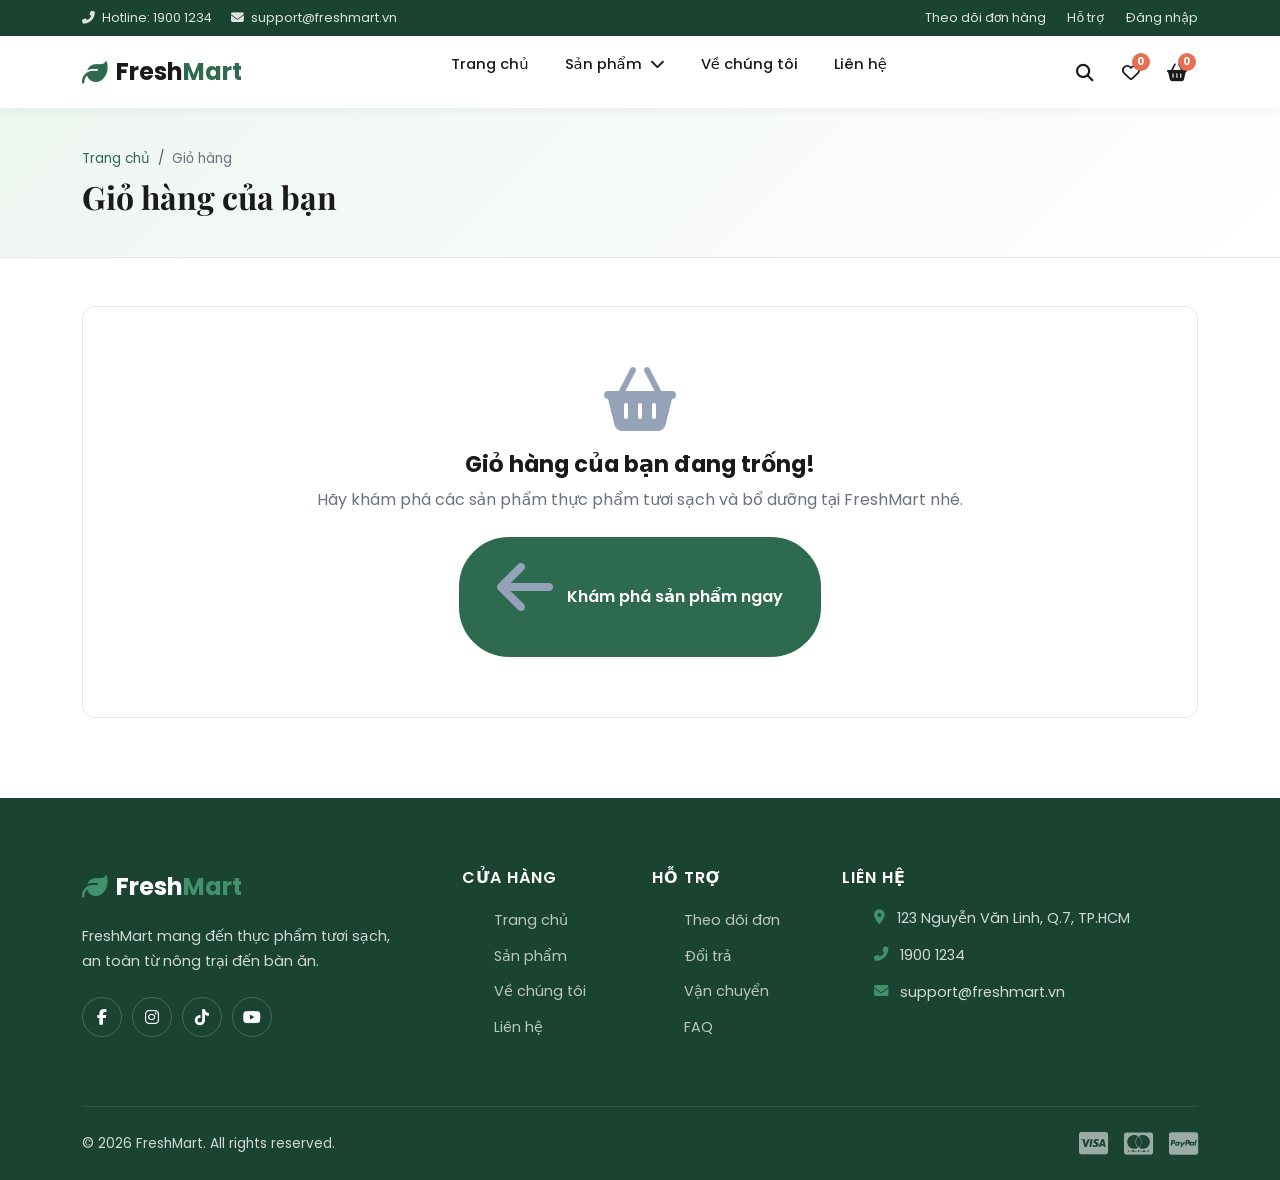
<file: html/cart.html>
﻿<!DOCTYPE html>
<html lang="vi">
<head>
  <meta charset="UTF-8">
  <meta name="viewport" content="width=device-width, initial-scale=1.0">
  <title>Giỏ hàng | FreshMart</title>
  <link rel="preconnect" href="https://fonts.googleapis.com">
  <link rel="preconnect" href="https://fonts.gstatic.com" crossorigin>
  <link href="https://fonts.googleapis.com/css2?family=Poppins:wght@300;400;500;600;700;800&family=Playfair+Display:wght@600;700&display=swap" rel="stylesheet">
  <link rel="stylesheet" href="../css/all.min.css">
  <link href="../css/bootstrap.min.css" rel="stylesheet">
  <link rel="stylesheet" href="../css/style.css">
  <style>
    .page-banner {
      background: linear-gradient(135deg, var(--bg-soft) 0%, #fff 100%);
      padding: 40px 0;
      border-bottom: 1px solid var(--border);
    }
    .breadcrumb { background: none; padding: 0; margin: 0 0 8px; font-size: 0.85rem; }
    .breadcrumb-item a { color: var(--primary); }
    .breadcrumb-item.active { color: var(--text-muted); }
    .page-banner h1 { font-family: var(--font-display); font-size: 2rem; font-weight: 700; margin: 0; }

    .cart-section { padding: 48px 0 80px; }
    .cart-table {
      width: 100%;
      background: #fff;
      border: 1px solid var(--border);
      border-radius: var(--radius);
      overflow: hidden;
    }
    .cart-table thead { background: var(--bg-light); }
    .cart-table th {
      padding: 16px 20px;
      font-size: 0.85rem;
      font-weight: 600;
      text-transform: uppercase;
      letter-spacing: 0.5px;
      color: var(--text-muted);
      border-bottom: 1px solid var(--border);
    }
    .cart-table td {
      padding: 20px;
      vertical-align: middle;
      border-bottom: 1px solid var(--border);
    }
    .cart-table tr:last-child td { border-bottom: none; }
    .cart-product {
      display: flex;
      align-items: center;
      gap: 16px;
    }
    .cart-product img {
      width: 80px;
      height: 80px;
      object-fit: cover;
      border-radius: var(--radius-sm);
      border: 1px solid var(--border);
    }
    .cart-product h4 {
      font-size: 0.95rem;
      font-weight: 600;
      margin-bottom: 4px;
    }
    .cart-product span {
      font-size: 0.8rem;
      color: var(--text-muted);
    }
    .cart-qty {
      display: flex;
      align-items: center;
      border: 1px solid var(--border);
      border-radius: 50px;
      overflow: hidden;
      width: fit-content;
      background: #fff;
    }
    .cart-qty button {
      width: 32px;
      height: 32px;
      font-size: 0.9rem;
      color: var(--text);
      background: none;
      border: none;
      cursor: pointer;
      display: flex;
      align-items: center;
      justify-content: center;
      transition: var(--transition);
    }
    .cart-qty button:hover { background: var(--bg-soft); color: var(--primary); }
    .cart-qty input {
      width: 44px;
      text-align: center;
      border: none;
      font-weight: 600;
      font-size: 0.9rem;
      outline: none;
      background: transparent;
    }
    .cart-price { font-weight: 700; color: var(--primary); font-size: 1rem; }
    .cart-remove {
      width: 36px;
      height: 36px;
      border-radius: 50%;
      border: none;
      background: transparent;
      color: var(--text-muted);
      display: flex;
      align-items: center;
      justify-content: center;
      cursor: pointer;
      transition: var(--transition);
    }
    .cart-remove:hover { background: #fee2e2; color: #ef4444; }

    .cart-summary {
      background: #fff;
      border: 1px solid var(--border);
      border-radius: var(--radius);
      padding: 28px;
      position: sticky;
      top: 90px;
    }
    .cart-summary h3 {
      font-size: 1.15rem;
      font-weight: 700;
      margin-bottom: 20px;
      padding-bottom: 16px;
      border-bottom: 1px solid var(--border);
    }
    .summary-row {
      display: flex;
      justify-content: space-between;
      margin-bottom: 12px;
      font-size: 0.95rem;
    }
    .summary-row.total {
      font-size: 1.2rem;
      font-weight: 700;
      color: var(--primary);
      padding-top: 16px;
      border-top: 2px solid var(--border);
      margin-top: 8px;
    }
    .coupon-form {
      display: flex;
      gap: 8px;
      margin: 20px 0;
    }
    .coupon-form input {
      flex: 1;
      padding: 10px 16px;
      border: 1px solid var(--border);
      border-radius: 50px;
      font-size: 0.85rem;
      outline: none;
    }
    .coupon-form input:focus { border-color: var(--primary); }

    .empty-cart-state {
      background: #fff;
      border: 1px solid var(--border);
      border-radius: var(--radius);
      padding: 60px 20px;
      text-align: center;
    }
    .empty-cart-state i {
      font-size: 4rem;
      color: #94a3b8;
      margin-bottom: 20px;
    }
    .empty-cart-state h3 {
      font-size: 1.4rem;
      font-weight: 700;
      margin-bottom: 10px;
    }
    .empty-cart-state p {
      color: var(--text-muted);
      margin-bottom: 24px;
    }

    @media (max-width: 767px) {
      .cart-table thead { display: none; }
      .cart-table tr {
        display: block;
        padding: 16px;
        border-bottom: 1px solid var(--border);
      }
      .cart-table td {
        display: flex;
        justify-content: space-between;
        align-items: center;
        padding: 8px 0;
        border: none;
      }
      .cart-table td::before {
        content: attr(data-label);
        font-weight: 600;
        font-size: 0.8rem;
        color: var(--text-muted);
      }
    }
  </style>
</head>
<body>

  <!-- TOP BAR -->
  <div class="top-bar">
    <div class="container">
      <div class="d-flex justify-content-between align-items-center">
        <div class="top-bar-left">
          <span><i class="fas fa-phone-alt me-1"></i> Hotline: 1900 1234</span>
          <span class="ms-3 d-none d-md-inline"><i class="fas fa-envelope me-1"></i> support@freshmart.vn</span>
        </div>
        <div class="top-bar-right">
          <a href="#">Theo dõi đơn hàng</a>
          <a href="#">Hỗ trợ</a>
          <a href="login.html">Đăng nhập</a>
        </div>
      </div>
    </div>
  </div>

  <!-- HEADER -->
  <header class="header sticky-top">
    <div class="container">
      <div class="header-inner">
        <a href="index.html" class="logo">
          <i class="fas fa-leaf logo-icon"></i>
          <span>Fresh<span class="logo-accent">Mart</span></span>
        </a>
        <nav class="main-nav d-none d-lg-block">
          <ul class="nav-list">
            <li><a href="index.html" class="nav-link">Trang chủ</a></li>
            <li class="has-dropdown">
              <a href="products.html" class="nav-link">Sản phẩm <i class="fas fa-chevron-down ms-1"></i></a>
              <ul class="dropdown-menu">
                <li><a href="products.html">Rau củ quả</a></li>
                <li><a href="products.html">Thịt & Hải sản</a></li>
                <li><a href="products.html">Sữa & Trứng</a></li>
                <li><a href="products.html">Gạo & Ngũ cốc</a></li>
                <li><a href="products.html">Đồ khô & Gia vị</a></li>
                <li><a href="products.html">Đồ uống</a></li>
              </ul>
            </li>
            <li><a href="about.html" class="nav-link">Về chúng tôi</a></li>
            <li><a href="contact.html" class="nav-link">Liên hệ</a></li>
          </ul>
        </nav>
        <div class="header-actions">
          <button class="action-btn search-btn" id="searchToggle"><i class="fas fa-search"></i></button>
          <a href="#" class="action-btn"><i class="far fa-heart"></i><span class="badge-count">0</span></a>
          <a href="cart.html" class="action-btn cart-btn"><i class="fas fa-shopping-basket"></i><span class="badge-count" id="headerCartCount">0</span></a>
          <button class="action-btn mobile-menu-btn d-lg-none" id="mobileMenuBtn"><i class="fas fa-bars"></i></button>
        </div>
      </div>
    </div>
    <div class="search-overlay" id="searchOverlay">
      <div class="container">
        <form class="search-form" action="products.html" method="get">
          <input type="text" name="q" placeholder="Tìm kiếm rau củ, thịt, sữa..." class="search-input">
          <button type="submit" class="search-submit"><i class="fas fa-search"></i></button>
          <button type="button" class="search-close" id="searchClose"><i class="fas fa-times"></i></button>
        </form>
      </div>
    </div>
  </header>

  <!-- MOBILE MENU -->
  <div class="mobile-menu" id="mobileMenu">
    <div class="mobile-menu-header">
      <a href="index.html" class="logo">
        <i class="fas fa-leaf logo-icon"></i>
        <span>Fresh<span class="logo-accent">Mart</span></span>
      </a>
      <button class="mobile-menu-close" id="mobileMenuClose"><i class="fas fa-times"></i></button>
    </div>
    <ul class="mobile-nav">
      <li><a href="index.html">Trang chủ</a></li>
      <li><a href="products.html">Sản phẩm</a></li>
      <li><a href="about.html">Về chúng tôi</a></li>
      <li><a href="contact.html">Liên hệ</a></li>
      <li><a href="cart.html">Giỏ hàng</a></li>
      <li><a href="login.html">Đăng nhập</a></li>
    </ul>
  </div>
  <div class="overlay" id="overlay"></div>

  <!-- PAGE BANNER -->
  <div class="page-banner">
    <div class="container">
      <nav aria-label="breadcrumb">
        <ol class="breadcrumb">
          <li class="breadcrumb-item"><a href="index.html">Trang chủ</a></li>
          <li class="breadcrumb-item active">Giỏ hàng</li>
        </ol>
      </nav>
      <h1>Giỏ hàng của bạn</h1>
    </div>
  </div>

  <!-- CART -->
  <section class="cart-section">
    <div class="container">
      <div class="row g-4" id="cartContentWrapper">
        <div class="col-lg-8">
          <div class="table-responsive">
            <table class="cart-table">
              <thead>
                <tr>
                  <th style="width:45%">Sản phẩm</th>
                  <th>Đơn giá</th>
                  <th>Số lượng</th>
                  <th>Thành tiền</th>
                  <th></th>
                </tr>
              </thead>
              <tbody id="cartTableBody">
                <!-- Danh sách sản phẩm thực tế được sinh động từ giỏ hàng -->
              </tbody>
            </table>
          </div>

          <div class="d-flex justify-content-between mt-4 flex-wrap gap-3">
            <a href="products.html" class="btn btn-outline">
              <i class="fas fa-arrow-left me-2"></i> Tiếp tục mua sắm
            </a>
            <button type="button" class="btn btn-outline" id="btnClearCart" style="border-color:#ef4444;color:#ef4444;">
              <i class="fas fa-trash me-2"></i> Xóa tất cả
            </button>
          </div>
        </div>

        <div class="col-lg-4">
          <div class="cart-summary">
            <h3>Tóm tắt đơn hàng</h3>
            <div class="summary-row">
              <span id="labelItemCount">Tạm tính (3 sản phẩm)</span>
              <span id="summarySubtotal">287.000đ</span>
            </div>
            <div class="summary-row">
              <span>Phí vận chuyển</span>
              <span id="summaryShipping">30.000đ</span>
            </div>
            <div class="summary-row" id="rowDiscount" style="display:flex;">
              <span>Giảm giá</span>
              <span id="summaryDiscount" style="color:var(--accent);">-20.000đ</span>
            </div>
            <div class="coupon-form">
              <input type="text" id="couponCode" placeholder="Mã giảm giá (ví dụ: FRESHMART20)" value="FRESHMART20">
              <button type="button" class="btn btn-primary btn-sm" id="btnApplyCoupon">Áp dụng</button>
            </div>
            <div id="couponMessage" class="small mb-2" style="display:block; color:#10b981;">Đã áp dụng mã giảm 20.000đ</div>
            <div class="summary-row total">
              <span>Tổng cộng</span>
              <span id="summaryTotal">297.000đ</span>
            </div>
            <a href="checkout.html" class="btn btn-primary w-100 btn-lg mt-3" id="btnGoCheckout">
              Thanh toán <i class="fas fa-arrow-right ms-2"></i>
            </a>
            <p class="text-center mt-3 mb-0" style="font-size:0.8rem;color:var(--text-muted);">
              <i class="fas fa-lock me-1"></i> Thanh toán an toàn & bảo mật
            </p>
          </div>
        </div>
      </div>

      <!-- Empty State Container (Hidden by default) -->
      <div id="emptyCartWrapper" style="display:none;">
        <div class="empty-cart-state">
          <i class="fas fa-shopping-basket"></i>
          <h3>Giỏ hàng của bạn đang trống!</h3>
          <p>Hãy khám phá các sản phẩm thực phẩm tươi sạch và bổ dưỡng tại FreshMart nhé.</p>
          <a href="products.html" class="btn btn-primary btn-lg">
            <i class="fas fa-arrow-left me-2"></i> Khám phá sản phẩm ngay
          </a>
        </div>
      </div>
    </div>
  </section>

  <!-- FOOTER -->
  <footer class="footer">
    <div class="container">
      <div class="row g-4">
        <div class="col-lg-4">
          <a href="index.html" class="footer-logo">
            <i class="fas fa-leaf logo-icon"></i>
            <span>Fresh<span class="logo-accent">Mart</span></span>
          </a>
          <p class="footer-about">FreshMart mang đến thực phẩm tươi sạch, an toàn từ nông trại đến bàn ăn.</p>
          <div class="footer-social">
            <a href="#"><i class="fab fa-facebook-f"></i></a>
            <a href="#"><i class="fab fa-instagram"></i></a>
            <a href="#"><i class="fab fa-tiktok"></i></a>
            <a href="#"><i class="fab fa-youtube"></i></a>
          </div>
        </div>
        <div class="col-6 col-md-3 col-lg-2">
          <h5 class="footer-title">Cửa hàng</h5>
          <ul class="footer-links">
            <li><a href="index.html">Trang chủ</a></li>
            <li><a href="products.html">Sản phẩm</a></li>
            <li><a href="about.html">Về chúng tôi</a></li>
            <li><a href="contact.html">Liên hệ</a></li>
          </ul>
        </div>
        <div class="col-6 col-md-3 col-lg-2">
          <h5 class="footer-title">Hỗ trợ</h5>
          <ul class="footer-links">
            <li><a href="#">Theo dõi đơn</a></li>
            <li><a href="#">Đổi trả</a></li>
            <li><a href="#">Vận chuyển</a></li>
            <li><a href="#">FAQ</a></li>
          </ul>
        </div>
        <div class="col-md-6 col-lg-4">
          <h5 class="footer-title">Liên hệ</h5>
          <ul class="footer-contact">
            <li><i class="fas fa-map-marker-alt"></i> 123 Nguyễn Văn Linh, Q.7, TP.HCM</li>
            <li><i class="fas fa-phone-alt"></i> 1900 1234</li>
            <li><i class="fas fa-envelope"></i> support@freshmart.vn</li>
          </ul>
        </div>
      </div>
      <div class="footer-bottom">
        <p>© 2026 FreshMart. All rights reserved.</p>
        <div class="payment-icons">
          <i class="fab fa-cc-visa"></i>
          <i class="fab fa-cc-mastercard"></i>
          <i class="fab fa-cc-paypal"></i>
        </div>
      </div>
    </div>
  </footer>

  <button class="back-to-top" id="backToTop"><i class="fas fa-chevron-up"></i></button>

  <script src="../js/bootstrap.bundle.min.js"></script>
  <script src="../js/main.js?v=20261117_fix_price"></script>
  <script>
    (function () {
      let discountAmount = 20000;
      const shippingFee = 30000;

      function formatVND(amount) {
        return Number(amount).toLocaleString('vi-VN') + 'đ';
      }

      function escapeHtml(text) {
        if (!text) return '';
        return String(text).replace(/[&<>"']/g, function (m) {
          return { '&': '&amp;', '<': '&lt;', '>': '&gt;', '"': '&quot;', "'": '&#039;' }[m];
        });
      }

      function renderCart() {
        const cart = window.FreshMartCart ? window.FreshMartCart.getCart() : [];
        const contentWrapper = document.getElementById('cartContentWrapper');
        const emptyWrapper = document.getElementById('emptyCartWrapper');
        const tbody = document.getElementById('cartTableBody');

        // Mặc định khi chưa có sản phẩm: Hiển thị giỏ hàng trống
        if (!cart || cart.length === 0) {
          contentWrapper.style.display = 'none';
          emptyWrapper.style.display = 'block';
          if (window.FreshMartCart) window.FreshMartCart.updateBadges();
          return;
        }

        // Khi có sản phẩm: Hiển thị danh sách sản phẩm
        contentWrapper.style.display = 'flex';
        emptyWrapper.style.display = 'none';

        let subtotal = 0;
        let totalItems = 0;

        tbody.innerHTML = cart.map(item => {
          const itemPrice = parseInt(item.price) || 0;
          const itemQty = parseInt(item.qty) || 1;
          const lineTotal = itemPrice * itemQty;
          subtotal += lineTotal;
          totalItems += itemQty;

          return `
            <tr class="cart-item-row" data-id="${escapeHtml(item.id || item.name)}" data-price="${itemPrice}">
              <td data-label="Sản phẩm">
                <div class="cart-product">
                  <img src="${item.image || 'img/ca-chua-bi.jpg'}" alt="${escapeHtml(item.name)}">
                  <div>
                    <h4>${escapeHtml(item.name)}</h4>
                    <span>${escapeHtml(item.unit || '500g')}</span>
                  </div>
                </div>
              </td>
              <td data-label="Đơn giá" class="cart-price">${formatVND(itemPrice)}</td>
              <td data-label="Số lượng">
                <div class="cart-qty">
                  <button type="button" class="btn-qty-minus" data-id="${escapeHtml(item.id || item.name)}">−</button>
                  <input type="text" class="input-qty" value="${itemQty}" readonly>
                  <button type="button" class="btn-qty-plus" data-id="${escapeHtml(item.id || item.name)}">+</button>
                </div>
              </td>
              <td data-label="Thành tiền" class="cart-price item-line-total">${formatVND(lineTotal)}</td>
              <td><button type="button" class="cart-remove" data-id="${escapeHtml(item.id || item.name)}" title="Xóa món này"><i class="fas fa-trash-alt"></i></button></td>
            </tr>
          `;
        }).join('');

        // Cập nhật tóm tắt
        document.getElementById('labelItemCount').textContent = `Tạm tính (${totalItems} sản phẩm)`;
        document.getElementById('summarySubtotal').textContent = formatVND(subtotal);
        document.getElementById('summaryShipping').textContent = formatVND(shippingFee);

        const currentDiscount = subtotal > 0 ? discountAmount : 0;
        const total = Math.max(0, subtotal + shippingFee - currentDiscount);
        document.getElementById('summaryTotal').textContent = formatVND(total);

        if (window.FreshMartCart) window.FreshMartCart.updateBadges();
      }

      // Xử lý nút tăng giảm số lượng và xóa món
      const tbody = document.getElementById('cartTableBody');
      if (tbody) {
        tbody.addEventListener('click', function (e) {
          const plusBtn = e.target.closest('.btn-qty-plus');
          const minusBtn = e.target.closest('.btn-qty-minus');
          const removeBtn = e.target.closest('.cart-remove');

          if (plusBtn) {
            const id = plusBtn.getAttribute('data-id');
            const cart = window.FreshMartCart.getCart();
            const item = cart.find(p => p.id === id || p.name === id);
            if (item) {
              window.FreshMartCart.updateQty(id, (item.qty || 1) + 1);
              renderCart();
            }
          } else if (minusBtn) {
            const id = minusBtn.getAttribute('data-id');
            const cart = window.FreshMartCart.getCart();
            const item = cart.find(p => p.id === id || p.name === id);
            if (item && item.qty > 1) {
              window.FreshMartCart.updateQty(id, item.qty - 1);
              renderCart();
            }
          } else if (removeBtn) {
            const id = removeBtn.getAttribute('data-id');
            const row = removeBtn.closest('.cart-item-row');
            if (row) {
              row.style.transition = 'all 0.3s ease';
              row.style.opacity = '0';
              row.style.transform = 'translateX(20px)';
              setTimeout(() => {
                window.FreshMartCart.removeItem(id);
                renderCart();
              }, 250);
            }
          }
        });
      }

      // Nút Xóa tất cả
      const btnClearCart = document.getElementById('btnClearCart');
      if (btnClearCart) {
        btnClearCart.addEventListener('click', function () {
          if (confirm('Bạn có chắc muốn xóa tất cả sản phẩm khỏi giỏ hàng?')) {
            window.FreshMartCart.clearCart();
            renderCart();
          }
        });
      }

      // Áp dụng mã giảm giá
      const btnApplyCoupon = document.getElementById('btnApplyCoupon');
      const couponInput = document.getElementById('couponCode');
      const couponMsg = document.getElementById('couponMessage');
      const discountRow = document.getElementById('rowDiscount');

      if (btnApplyCoupon && couponInput) {
        btnApplyCoupon.addEventListener('click', function () {
          const code = couponInput.value.trim().toUpperCase();
          if (code === 'FRESHMART20' || code === 'FRESH20' || code === 'GIAM20') {
            discountAmount = 20000;
            discountRow.style.display = 'flex';
            document.getElementById('summaryDiscount').textContent = '-20.000đ';
            couponMsg.style.display = 'block';
            couponMsg.style.color = '#10b981';
            couponMsg.textContent = 'Mã hợp lệ! Đã áp dụng giảm 20.000đ';
            renderCart();
          } else if (code === 'FRESHMART50' || code === 'FRESH50') {
            discountAmount = 50000;
            discountRow.style.display = 'flex';
            document.getElementById('summaryDiscount').textContent = '-50.000đ';
            couponMsg.style.display = 'block';
            couponMsg.style.color = '#10b981';
            couponMsg.textContent = 'Mã hợp lệ! Đã áp dụng giảm 50.000đ';
            renderCart();
          } else if (code === '') {
            discountAmount = 0;
            discountRow.style.display = 'none';
            couponMsg.style.display = 'none';
            renderCart();
          } else {
            couponMsg.style.display = 'block';
            couponMsg.style.color = '#ef4444';
            couponMsg.textContent = 'Mã giảm giá không hợp lệ hoặc đã hết hạn!';
          }
        });
      }

      // Nút chuyển sang Thanh toán (Kiểm tra đăng nhập & giỏ hàng rỗng)
      const btnGoCheckout = document.getElementById('btnGoCheckout');
      if (btnGoCheckout) {
        btnGoCheckout.addEventListener('click', function (e) {
          e.preventDefault();
          const cart = window.FreshMartCart.getCart();
          if (!cart || cart.length === 0) {
            alert('Giỏ hàng của bạn đang trống! Vui lòng chọn sản phẩm trước khi thanh toán.');
            window.location.href = 'products.html';
            return;
          }

          btnGoCheckout.innerHTML = '<i class="fas fa-spinner fa-spin me-2"></i> Đang kiểm tra...';
          fetch('../php/api/me.php', { credentials: 'same-origin' })
            .then(res => res.json())
            .then(res => {
              if (res && res.success && res.data && res.data.logged_in) {
                window.location.href = 'checkout.html';
              } else {
                window.location.href = 'login.html?redirect=checkout.html';
              }
            })
            .catch(() => {
              window.location.href = 'login.html?redirect=checkout.html';
            });
        });
      }

      // Lắng nghe sự kiện giỏ hàng được cập nhật
      window.addEventListener('cartUpdated', renderCart);

      // Khởi tạo hiển thị giỏ hàng
      renderCart();
    })();
  </script>
</body>
</html>
</file>
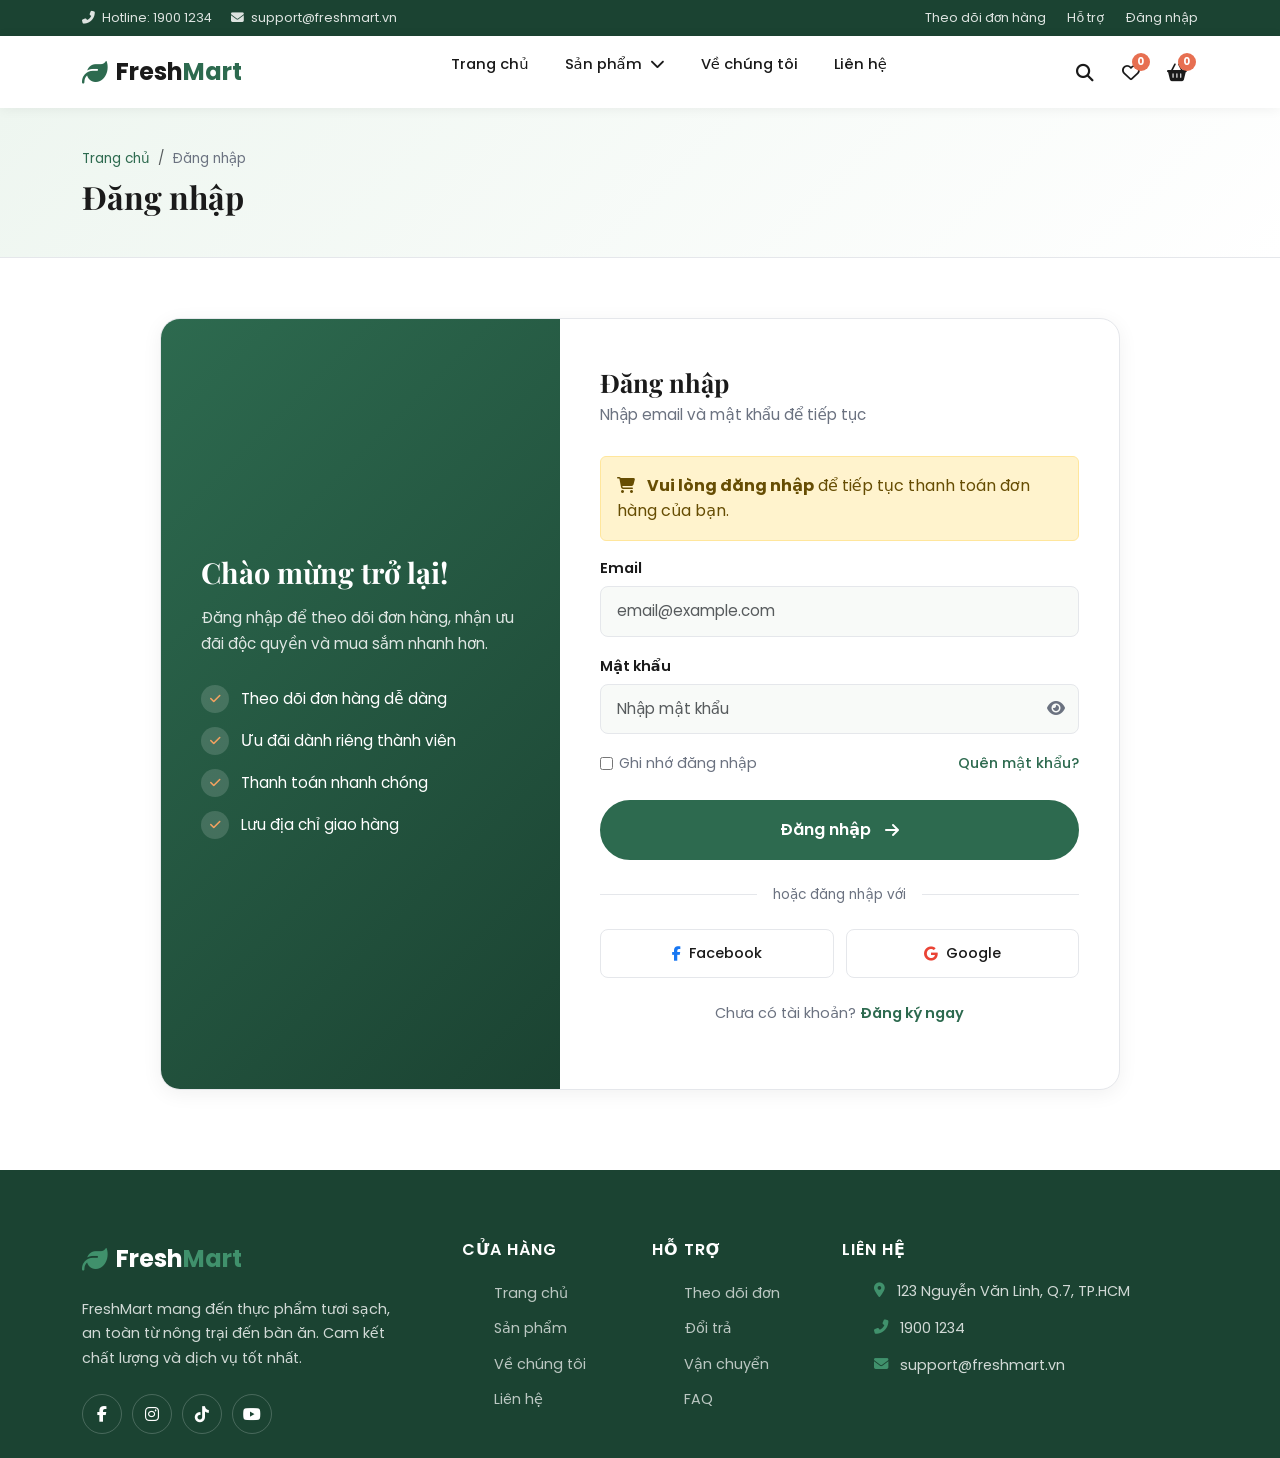
<file: html/checkout.html>
﻿<!DOCTYPE html>
<html lang="vi">
<head>
  <meta charset="UTF-8">
  <meta name="viewport" content="width=device-width, initial-scale=1.0">
  <title>Thanh toán | FreshMart</title>
  <link rel="preconnect" href="https://fonts.googleapis.com">
  <link rel="preconnect" href="https://fonts.gstatic.com" crossorigin>
  <link href="https://fonts.googleapis.com/css2?family=Poppins:wght@300;400;500;600;700;800&family=Playfair+Display:wght@600;700&display=swap" rel="stylesheet">
  <link rel="stylesheet" href="../css/all.min.css">
  <link href="../css/bootstrap.min.css" rel="stylesheet">
  <link rel="stylesheet" href="../css/style.css">
  <style>
    .page-banner {
      background: linear-gradient(135deg, var(--bg-soft) 0%, #fff 100%);
      padding: 40px 0;
      border-bottom: 1px solid var(--border);
    }
    .breadcrumb { background: none; padding: 0; margin: 0 0 8px; font-size: 0.85rem; }
    .breadcrumb-item a { color: var(--primary); }
    .breadcrumb-item.active { color: var(--text-muted); }
    .page-banner h1 {
      font-family: var(--font-display);
      font-size: 2rem;
      font-weight: 700;
      margin: 0;
    }
    .checkout-section { padding: 48px 0 80px; }
    .checkout-box {
      background: #fff;
      border: 1px solid var(--border);
      border-radius: var(--radius);
      padding: 28px;
      margin-bottom: 24px;
    }
    .checkout-box h3 {
      font-size: 1.1rem;
      font-weight: 700;
      margin-bottom: 20px;
      padding-bottom: 14px;
      border-bottom: 2px solid var(--primary);
      display: flex;
      align-items: center;
      gap: 10px;
    }
    .checkout-box h3 i { color: var(--primary); font-size: 1rem; }
    .form-label {
      font-weight: 600;
      font-size: 0.88rem;
      margin-bottom: 6px;
      color: var(--text);
    }
    .form-control, .form-select {
      padding: 12px 16px;
      border: 1px solid var(--border);
      border-radius: var(--radius-sm);
      font-size: 0.95rem;
      outline: none;
      transition: var(--transition);
      background: var(--bg-light);
    }
    .form-control:focus, .form-select:focus {
      border-color: var(--primary);
      box-shadow: 0 0 0 3px rgba(45, 106, 79, 0.12);
      background: #fff;
    }
    .pay-method {
      border: 1px solid var(--border);
      border-radius: var(--radius-sm);
      padding: 14px 18px;
      margin-bottom: 12px;
      cursor: pointer;
      transition: var(--transition);
      display: flex;
      align-items: center;
      gap: 14px;
    }
    .pay-method:hover { border-color: var(--primary-light); background: var(--bg-soft); }
    .pay-method.active {
      border-color: var(--primary);
      background: var(--bg-soft);
      box-shadow: 0 0 0 2px rgba(45, 106, 79, 0.15);
    }
    .pay-method input { accent-color: var(--primary); width: 18px; height: 18px; }
    .pay-method .pay-icon {
      width: 40px;
      height: 40px;
      border-radius: 10px;
      display: flex;
      align-items: center;
      justify-content: center;
      font-size: 1.1rem;
      background: var(--bg-light);
      color: var(--primary);
    }
    .pay-method.active .pay-icon { background: var(--primary); color: #fff; }
    .pay-method .pay-info h5 { font-size: 0.95rem; font-weight: 600; margin: 0 0 2px; }
    .pay-method .pay-info p { font-size: 0.8rem; color: var(--text-muted); margin: 0; }
    .order-summary {
      background: #fff;
      border: 1px solid var(--border);
      border-radius: var(--radius);
      padding: 28px;
      position: sticky;
      top: 90px;
    }
    .order-summary h3 {
      font-size: 1.15rem;
      font-weight: 700;
      margin-bottom: 20px;
      padding-bottom: 16px;
      border-bottom: 1px solid var(--border);
    }
    .order-item {
      display: flex;
      gap: 12px;
      margin-bottom: 16px;
      padding-bottom: 16px;
      border-bottom: 1px solid var(--border);
    }
    .order-item:last-of-type { border-bottom: none; margin-bottom: 8px; }
    .order-item img {
      width: 60px;
      height: 60px;
      object-fit: cover;
      border-radius: var(--radius-sm);
    }
    .order-item .info { flex: 1; }
    .order-item .info h5 { font-size: 0.9rem; font-weight: 600; margin: 0 0 4px; }
    .order-item .info span { font-size: 0.8rem; color: var(--text-muted); }
    .order-item .price { font-weight: 700; color: var(--primary); font-size: 0.9rem; white-space: nowrap; }
    .summary-row {
      display: flex;
      justify-content: space-between;
      margin-bottom: 10px;
      font-size: 0.95rem;
    }
    .summary-row.total {
      font-size: 1.2rem;
      font-weight: 700;
      color: var(--primary);
      padding-top: 14px;
      border-top: 2px solid var(--border);
      margin-top: 8px;
    }
    .checkout-steps {
      display: flex;
      justify-content: center;
      gap: 8px;
      margin-bottom: 36px;
      flex-wrap: wrap;
    }
    .step {
      display: flex;
      align-items: center;
      gap: 8px;
      font-size: 0.9rem;
      color: var(--text-muted);
      font-weight: 500;
    }
    .step .num {
      width: 28px;
      height: 28px;
      border-radius: 50%;
      background: var(--bg-light);
      border: 2px solid var(--border);
      display: flex;
      align-items: center;
      justify-content: center;
      font-size: 0.8rem;
      font-weight: 700;
    }
    .step.active { color: var(--primary); }
    .step.active .num {
      background: var(--primary);
      border-color: var(--primary);
      color: #fff;
    }
    .step.done .num {
      background: var(--primary);
      border-color: var(--primary);
      color: #fff;
    }
    .step-line {
      width: 40px;
      height: 2px;
      background: var(--border);
      align-self: center;
    }
    .step-line.done { background: var(--primary); }
    @media (max-width: 767px) {
      .checkout-box { padding: 20px; }
      .order-summary { position: static; }
    }
  </style>
</head>
<body>

  <!-- TOP BAR -->
  <div class="top-bar">
    <div class="container">
      <div class="d-flex justify-content-between align-items-center">
        <div class="top-bar-left">
          <span><i class="fas fa-phone-alt me-1"></i> Hotline: 1900 1234</span>
          <span class="ms-3 d-none d-md-inline"><i class="fas fa-envelope me-1"></i> support@freshmart.vn</span>
        </div>
        <div class="top-bar-right">
          <a href="#">Theo dõi đơn hàng</a>
          <a href="#">Hỗ trợ</a>
          <a href="login.html">Đăng nhập</a>
        </div>
      </div>
    </div>
  </div>

  <!-- HEADER -->
  <header class="header sticky-top">
    <div class="container">
      <div class="header-inner">
        <a href="index.html" class="logo">
          <i class="fas fa-leaf logo-icon"></i>
          <span>Fresh<span class="logo-accent">Mart</span></span>
        </a>
        <nav class="main-nav d-none d-lg-block">
          <ul class="nav-list">
            <li><a href="index.html" class="nav-link">Trang chủ</a></li>
            <li class="has-dropdown">
              <a href="products.html" class="nav-link">Sản phẩm <i class="fas fa-chevron-down ms-1"></i></a>
              <ul class="dropdown-menu">
                <li><a href="products.html">Rau củ quả</a></li>
                <li><a href="products.html">Thịt & Hải sản</a></li>
                <li><a href="products.html">Sữa & Trứng</a></li>
                <li><a href="products.html">Gạo & Ngũ cốc</a></li>
                <li><a href="products.html">Đồ khô & Gia vị</a></li>
                <li><a href="products.html">Đồ uống</a></li>
              </ul>
            </li>
            <li><a href="about.html" class="nav-link">Về chúng tôi</a></li>
            <li><a href="contact.html" class="nav-link">Liên hệ</a></li>
          </ul>
        </nav>
        <div class="header-actions">
          <button class="action-btn search-btn" id="searchToggle"><i class="fas fa-search"></i></button>
          <a href="#" class="action-btn"><i class="far fa-heart"></i><span class="badge-count">0</span></a>
          <a href="cart.html" class="action-btn cart-btn"><i class="fas fa-shopping-basket"></i><span class="badge-count">0</span></a>
          <button class="action-btn mobile-menu-btn d-lg-none" id="mobileMenuBtn"><i class="fas fa-bars"></i></button>
        </div>
      </div>
    </div>
    <div class="search-overlay" id="searchOverlay">
      <div class="container">
        <form class="search-form" action="products.html" method="get">
          <input type="text" name="q" placeholder="Tìm kiếm rau củ, thịt, sữa..." class="search-input">
          <button type="submit" class="search-submit"><i class="fas fa-search"></i></button>
          <button type="button" class="search-close" id="searchClose"><i class="fas fa-times"></i></button>
        </form>
      </div>
    </div>
  </header>

  <!-- MOBILE MENU -->
  <div class="mobile-menu" id="mobileMenu">
    <div class="mobile-menu-header">
      <a href="index.html" class="logo">
        <i class="fas fa-leaf logo-icon"></i>
        <span>Fresh<span class="logo-accent">Mart</span></span>
      </a>
      <button class="mobile-menu-close" id="mobileMenuClose"><i class="fas fa-times"></i></button>
    </div>
    <ul class="mobile-nav">
      <li><a href="index.html">Trang chủ</a></li>
      <li><a href="products.html">Sản phẩm</a></li>
      <li><a href="about.html">Về chúng tôi</a></li>
      <li><a href="contact.html">Liên hệ</a></li>
      <li><a href="cart.html">Giỏ hàng</a></li>
      <li><a href="login.html">Đăng nhập</a></li>
    </ul>
  </div>
  <div class="overlay" id="overlay"></div>

  <!-- PAGE BANNER -->
  <div class="page-banner">
    <div class="container">
      <nav aria-label="breadcrumb">
        <ol class="breadcrumb">
          <li class="breadcrumb-item"><a href="index.html">Trang chủ</a></li>
          <li class="breadcrumb-item"><a href="cart.html">Giỏ hàng</a></li>
          <li class="breadcrumb-item active">Thanh toán</li>
        </ol>
      </nav>
      <h1>Thanh toán</h1>
    </div>
  </div>

  <!-- CHECKOUT -->
  <section class="checkout-section">
    <div class="container">

      <!-- Steps -->
      <div class="checkout-steps">
        <div class="step done">
          <span class="num"><i class="fas fa-check"></i></span>
          Giỏ hàng
        </div>
        <div class="step-line done"></div>
        <div class="step active">
          <span class="num">2</span>
          Thanh toán
        </div>
        <div class="step-line"></div>
        <div class="step">
          <span class="num">3</span>
          Hoàn tất
        </div>
      </div>

      <form id="checkoutForm">
        <div class="row g-4">
          <div class="col-lg-8">

            <!-- Thông tin giao hàng -->
            <div class="checkout-box">
              <h3><i class="fas fa-map-marker-alt"></i> Thông tin giao hàng</h3>
              <div class="row g-3">
                <div class="col-md-6">
                  <label class="form-label">Họ và tên *</label>
                  <input type="text" id="custName" class="form-control" placeholder="Nguyễn Văn A" required>
                </div>
                <div class="col-md-6">
                  <label class="form-label">Số điện thoại *</label>
                  <input type="tel" id="custPhone" class="form-control" placeholder="0901 234 567" required>
                </div>
                <div class="col-12">
                  <label class="form-label">Email</label>
                  <input type="email" id="custEmail" class="form-control" placeholder="email@example.com">
                </div>
                <div class="col-md-6">
                  <label class="form-label">Tỉnh / Thành phố *</label>
                  <select class="form-select" required>
                    <option value="">Chọn tỉnh/thành</option>
                    <option value="hcm" selected>TP. Hồ Chí Minh</option>
                    <option value="hn">Hà Nội</option>
                    <option value="dn">Đà Nẵng</option>
                    <option value="other">Khác</option>
                  </select>
                </div>
                <div class="col-md-6">
                  <label class="form-label">Quận / Huyện *</label>
                  <select class="form-select" required>
                    <option value="">Chọn quận/huyện</option>
                    <option value="q7" selected>Quận 7</option>
                    <option value="q1">Quận 1</option>
                    <option value="q3">Quận 3</option>
                    <option value="tb">Thủ Đức</option>
                  </select>
                </div>
                <div class="col-12">
                  <label class="form-label">Địa chỉ chi tiết *</label>
                  <input type="text" class="form-control" placeholder="Số nhà, tên đường, phường/xã..." required>
                </div>
                <div class="col-12">
                  <label class="form-label">Ghi chú đơn hàng</label>
                  <textarea class="form-control" rows="3" placeholder="Ghi chú thêm cho đơn hàng (tùy chọn)"></textarea>
                </div>
              </div>
            </div>

            <!-- Phương thức thanh toán -->
            <div class="checkout-box">
              <h3><i class="fas fa-credit-card"></i> Phương thức thanh toán</h3>
              <label class="pay-method active" onclick="selectPay(this)">
                <input type="radio" name="payment" value="cod" checked>
                <div class="pay-icon"><i class="fas fa-money-bill-wave"></i></div>
                <div class="pay-info">
                  <h5>Thanh toán khi nhận hàng (COD)</h5>
                  <p>Trả tiền mặt khi shipper giao hàng tận nơi</p>
                </div>
              </label>
              <label class="pay-method" onclick="selectPay(this)">
                <input type="radio" name="payment" value="bank">
                <div class="pay-icon"><i class="fas fa-university"></i></div>
                <div class="pay-info">
                  <h5>Chuyển khoản ngân hàng (VietQR)</h5>
                  <p>Quét mã QR qua Vietcombank, Techcombank, MB Bank, TPBank...</p>
                </div>
              </label>
              <label class="pay-method" onclick="selectPay(this)">
                <input type="radio" name="payment" value="momo">
                <div class="pay-icon"><i class="fas fa-wallet"></i></div>
                <div class="pay-info">
                  <h5>Ví MoMo / ZaloPay</h5>
                  <p>Thanh toán siêu tốc qua ứng dụng ví điện tử</p>
                </div>
              </label>
              <label class="pay-method" onclick="selectPay(this)">
                <input type="radio" name="payment" value="card">
                <div class="pay-icon"><i class="fas fa-credit-card"></i></div>
                <div class="pay-info">
                  <h5>Thẻ Visa / Mastercard</h5>
                  <p>Cổng thanh toán trực tuyến an toàn & bảo mật</p>
                </div>
              </label>
            </div>

            <!-- Vận chuyển -->
            <div class="checkout-box">
              <h3><i class="fas fa-truck"></i> Phương thức vận chuyển</h3>
              <label class="pay-method active" onclick="selectShipping(this, 30000)">
                <input type="radio" name="shipping" value="standard" checked>
                <div class="pay-icon"><i class="fas fa-shipping-fast"></i></div>
                <div class="pay-info">
                  <h5>Giao hàng tiêu chuẩn — 30.000đ</h5>
                  <p>Giao trong 2–4 giờ (nội thành)</p>
                </div>
              </label>
              <label class="pay-method" onclick="selectShipping(this, 50000)">
                <input type="radio" name="shipping" value="express">
                <div class="pay-icon"><i class="fas fa-bolt"></i></div>
                <div class="pay-info">
                  <h5>Giao hàng nhanh — 50.000đ</h5>
                  <p>Giao trong 1–2 giờ (nội thành)</p>
                </div>
              </label>
            </div>
          </div>

          <!-- Tóm tắt đơn -->
          <div class="col-lg-4">
            <div class="order-summary">
              <h3>Đơn hàng của bạn</h3>
              <div id="checkoutOrderItems">
                <!-- Danh sách sản phẩm thực tế được sinh từ giỏ hàng -->
              </div>
              <div class="summary-row">
                <span>Tạm tính</span>
                <span id="coSubtotal">0đ</span>
              </div>
              <div class="summary-row">
                <span>Phí vận chuyển</span>
                <span id="coShipping">30.000đ</span>
              </div>
              <div class="summary-row" id="coDiscountRow">
                <span>Giảm giá</span>
                <span id="coDiscount" style="color:var(--accent);">-20.000đ</span>
              </div>
              <div class="summary-row total">
                <span>Tổng cộng</span>
                <span id="coTotal">0đ</span>
              </div>
              <button type="submit" class="btn btn-primary w-100 btn-lg mt-3" id="btnPlaceOrder">
                Đặt hàng ngay <i class="fas fa-check ms-2"></i>
              </button>
              <a href="cart.html" class="btn btn-outline w-100 mt-2">
                <i class="fas fa-arrow-left me-2"></i> Quay lại giỏ hàng
              </a>
              <p class="text-center mt-3 mb-0" style="font-size:0.8rem;color:var(--text-muted);">
                <i class="fas fa-lock me-1"></i> Thông tin của bạn được bảo mật
              </p>
            </div>
          </div>
        </div>
      </form>
    </div>
  </section>

  <!-- FOOTER -->
  <footer class="footer">
    <div class="container">
      <div class="row g-4">
        <div class="col-lg-4">
          <a href="index.html" class="footer-logo">
            <i class="fas fa-leaf logo-icon"></i>
            <span>Fresh<span class="logo-accent">Mart</span></span>
          </a>
          <p class="footer-about">FreshMart mang đến thực phẩm tươi sạch, an toàn từ nông trại đến bàn ăn.</p>
          <div class="footer-social">
            <a href="#"><i class="fab fa-facebook-f"></i></a>
            <a href="#"><i class="fab fa-instagram"></i></a>
            <a href="#"><i class="fab fa-tiktok"></i></a>
            <a href="#"><i class="fab fa-youtube"></i></a>
          </div>
        </div>
        <div class="col-6 col-md-3 col-lg-2">
          <h5 class="footer-title">Cửa hàng</h5>
          <ul class="footer-links">
            <li><a href="index.html">Trang chủ</a></li>
            <li><a href="products.html">Sản phẩm</a></li>
            <li><a href="about.html">Về chúng tôi</a></li>
            <li><a href="contact.html">Liên hệ</a></li>
          </ul>
        </div>
        <div class="col-6 col-md-3 col-lg-2">
          <h5 class="footer-title">Hỗ trợ</h5>
          <ul class="footer-links">
            <li><a href="#">Theo dõi đơn</a></li>
            <li><a href="#">Đổi trả</a></li>
            <li><a href="#">Vận chuyển</a></li>
            <li><a href="#">FAQ</a></li>
          </ul>
        </div>
        <div class="col-md-6 col-lg-4">
          <h5 class="footer-title">Liên hệ</h5>
          <ul class="footer-contact">
            <li><i class="fas fa-map-marker-alt"></i> 123 Nguyễn Văn Linh, Q.7, TP.HCM</li>
            <li><i class="fas fa-phone-alt"></i> 1900 1234</li>
            <li><i class="fas fa-envelope"></i> support@freshmart.vn</li>
          </ul>
        </div>
      </div>
      <div class="footer-bottom">
        <p>© 2026 FreshMart. All rights reserved.</p>
        <div class="payment-icons">
          <i class="fab fa-cc-visa"></i>
          <i class="fab fa-cc-mastercard"></i>
          <i class="fab fa-cc-paypal"></i>
        </div>
      </div>
    </div>
  </footer>

  <button class="back-to-top" id="backToTop"><i class="fas fa-chevron-up"></i></button>

  <script src="../js/bootstrap.bundle.min.js"></script>
  <script src="../js/main.js?v=20261117_fix_price"></script>
  <script>
    let subtotal = 0;
    let shipping = 30000;
    let discount = 20000;

    function formatVND(amt) {
      return Number(amt).toLocaleString('vi-VN') + 'đ';
    }

    function escapeHtml(text) {
      if (!text) return '';
      return String(text).replace(/[&<>"']/g, function (m) {
        return { '&': '&amp;', '<': '&lt;', '>': '&gt;', '"': '&quot;', "'": '&#039;' }[m];
      });
    }

    function selectPay(el) {
      document.querySelectorAll('input[name="payment"]').forEach(function(r) {
        r.closest('.pay-method').classList.remove('active');
      });
      el.classList.add('active');
      el.querySelector('input').checked = true;
    }

    function selectShipping(el, fee) {
      document.querySelectorAll('input[name="shipping"]').forEach(function(r) {
        r.closest('.pay-method').classList.remove('active');
      });
      el.classList.add('active');
      el.querySelector('input').checked = true;
      shipping = fee;
      document.getElementById('coShipping').textContent = formatVND(shipping);
      updateTotal();
    }

    function updateTotal() {
      const total = Math.max(0, subtotal + shipping - discount);
      document.getElementById('coTotal').textContent = formatVND(total);
      return total;
    }

    // Tải danh sách sản phẩm thật từ Giỏ hàng LocalStorage
    function loadCheckoutCart() {
      const cart = window.FreshMartCart ? window.FreshMartCart.getCart() : [];
      const container = document.getElementById('checkoutOrderItems');

      if (!cart || cart.length === 0) {
        container.innerHTML = '<div class="alert alert-warning py-3 text-center">Giỏ hàng của bạn đang trống! Vui lòng chọn sản phẩm trước.</div>';
        subtotal = 0;
        discount = 0;
        document.getElementById('coSubtotal').textContent = '0đ';
        document.getElementById('coTotal').textContent = '0đ';
        setTimeout(() => {
          window.location.href = 'products.html';
        }, 1500);
        return;
      }

      subtotal = 0;
      container.innerHTML = cart.map(item => {
        const itemPrice = parseInt(item.price) || 0;
        const itemQty = parseInt(item.qty) || 1;
        const lineTotal = itemPrice * itemQty;
        subtotal += lineTotal;

        return `
          <div class="order-item">
            <img src="${item.image || 'img/ca-chua-bi.jpg'}" alt="${escapeHtml(item.name)}">
            <div class="info">
              <h5>${escapeHtml(item.name)}</h5>
              <span>x${itemQty} · ${escapeHtml(item.unit || '500g')}</span>
            </div>
            <div class="price">${formatVND(lineTotal)}</div>
          </div>
        `;
      }).join('');

      document.getElementById('coSubtotal').textContent = formatVND(subtotal);
      if (subtotal < 50000) {
        discount = 0;
        document.getElementById('coDiscountRow').style.display = 'none';
      }
      updateTotal();
    }

    // 1. Kiểm tra đăng nhập bắt buộc: Nếu chưa đăng nhập chuyển sang login.html
    fetch('../php/api/me.php', { credentials: 'same-origin' })
      .then(res => res.json())
      .then(res => {
        if (!res || !res.success || !res.data || !res.data.logged_in) {
          window.location.href = 'login.html?redirect=checkout.html';
          return;
        }
        const u = res.data;
        if (u.ho_ten) document.getElementById('custName').value = u.ho_ten;
        if (u.email) document.getElementById('custEmail').value = u.email;
        if (u.so_dien_thoai) document.getElementById('custPhone').value = u.so_dien_thoai;
      })
      .catch(() => {
        window.location.href = 'login.html?redirect=checkout.html';
      });

    loadCheckoutCart();

    // 2. Xử lý đặt hàng
    document.getElementById('checkoutForm').addEventListener('submit', async function(e) {
      e.preventDefault();
      const cart = window.FreshMartCart ? window.FreshMartCart.getCart() : [];
      if (!cart || cart.length === 0) {
        alert('Giỏ hàng trống! Vui lòng chọn sản phẩm.');
        window.location.href = 'products.html';
        return;
      }

      const btn = document.getElementById('btnPlaceOrder');
      const originalText = btn.innerHTML;
      btn.disabled = true;
      btn.innerHTML = '<i class="fas fa-spinner fa-spin me-2"></i> Đang khởi tạo đơn hàng...';

      const method = document.querySelector('input[name="payment"]:checked').value;
      const totalAmount = updateTotal();
      const custName = document.getElementById('custName').value;
      const custPhone = document.getElementById('custPhone').value;
      const custEmail = document.getElementById('custEmail').value;
      const detailAddress = document.querySelector('input[placeholder*="Số nhà"]').value;
      const note = document.querySelector('textarea').value;

      try {
        const res = await fetch('../php/api/create_order.php', {
          method: 'POST',
          headers: { 'Content-Type': 'application/json' },
          body: JSON.stringify({
            items: cart, // Danh sách sản phẩm mua: id, name, price, qty
            so_tien: totalAmount,
            phuong_thuc: (method === 'bank' ? 'VIETQR' : method.toUpperCase()),
            ho_ten: custName,
            so_dien_thoai: custPhone,
            dia_chi: detailAddress,
            ghi_chu: note
          })
        });

        const data = await res.json();

        if (data.success) {
          const orderId = data.data.ma_don_hang;

          // Xóa giỏ hàng sau khi đặt hàng thành công
          if (window.FreshMartCart) {
            window.FreshMartCart.clearCart();
          }

          if (method === 'bank') {
            // Chuyển hướng sang trang Quét mã QR VietQR
            window.location.href = `payment_qr.html?order_id=${orderId}&amount=${totalAmount}`;
          } else {
            // COD hoặc thẻ
            alert(`🎉 ĐẶT HÀNG THÀNH CÔNG!\n\n• Mã đơn hàng: ${orderId}\n• Phương thức: Thanh toán khi nhận hàng (COD)\n• Tổng thanh toán: ${formatVND(totalAmount)}\n\nCảm ơn bạn đã tin tưởng mua sắm tại FreshMart!`);
            window.location.href = 'index.html';
          }
        } else {
          alert('Không thể tạo đơn hàng: ' + (data.message || 'Lỗi không xác định'));
          btn.disabled = false;
          btn.innerHTML = originalText;
        }
      } catch (err) {
        alert('Lỗi kết nối tới hệ thống: ' + err.message);
        btn.disabled = false;
        btn.innerHTML = originalText;
      }
    });
  </script>
</body>
</html>
</file>
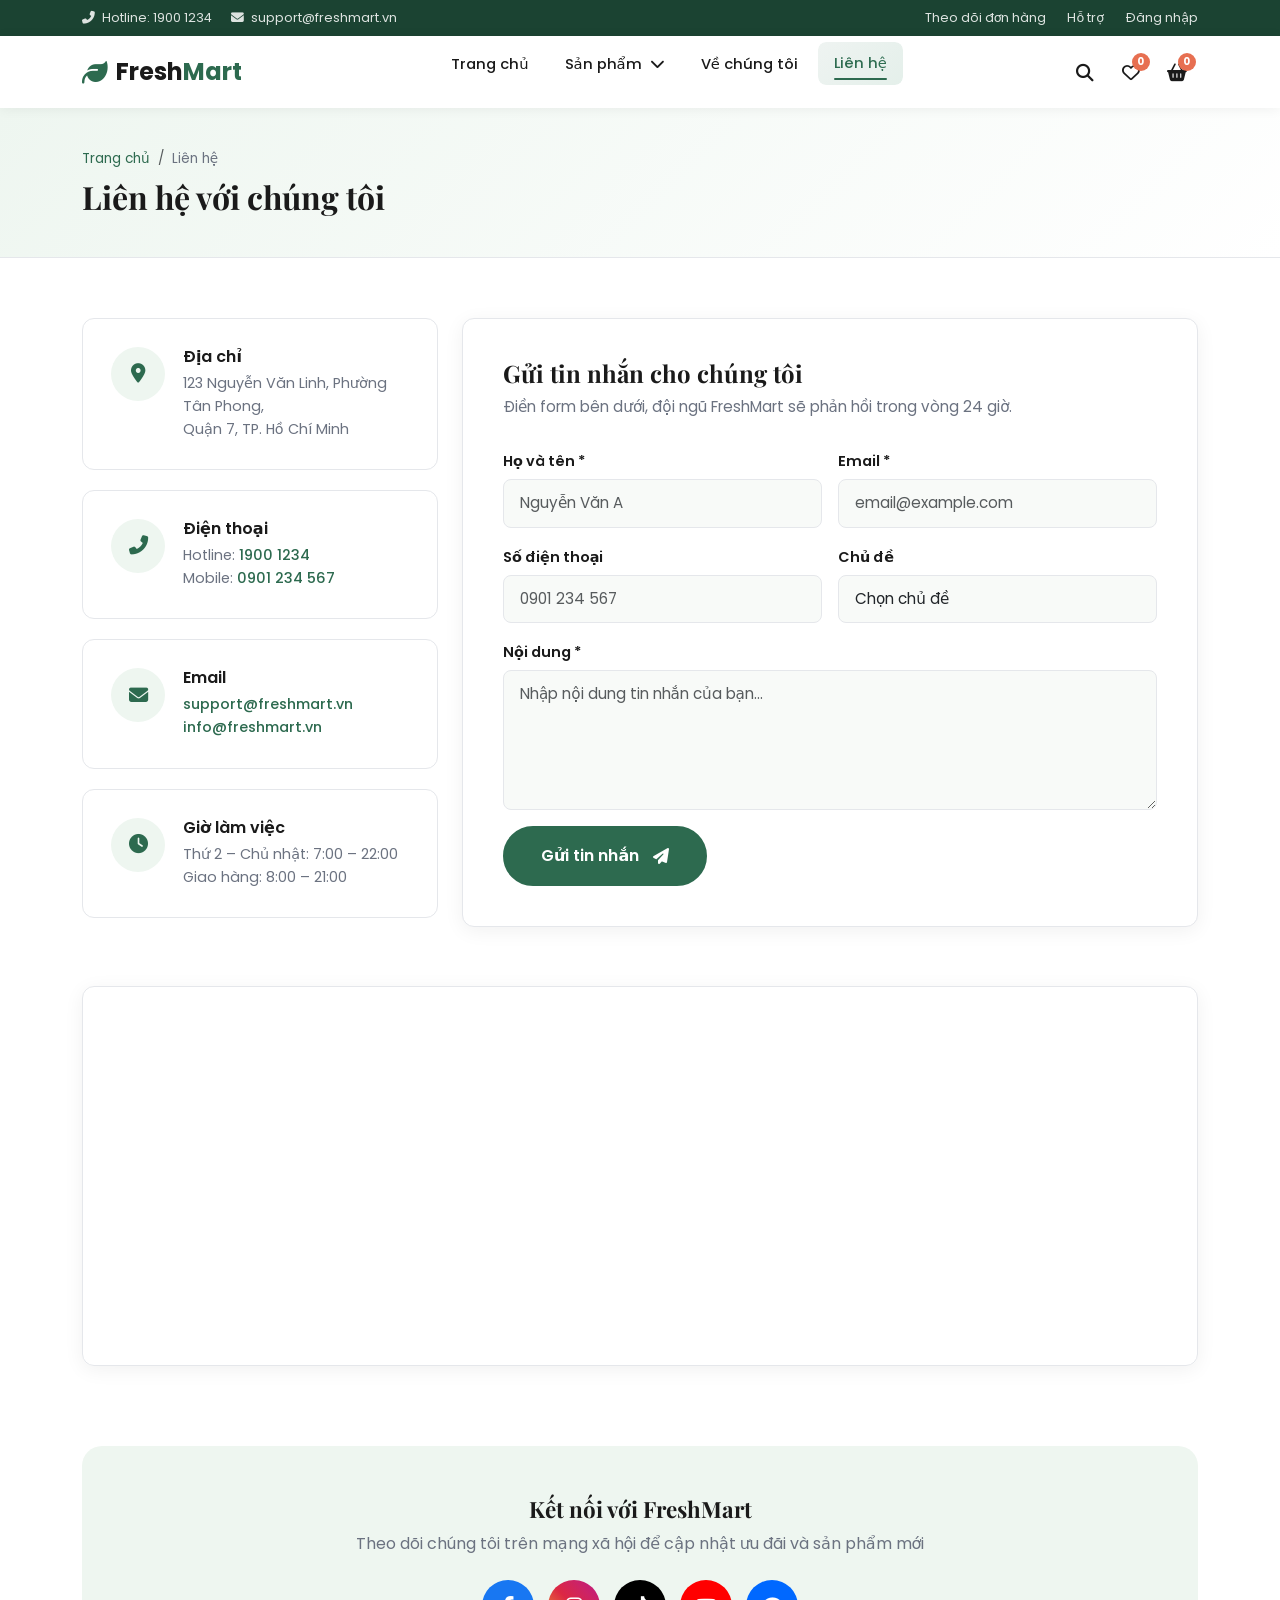
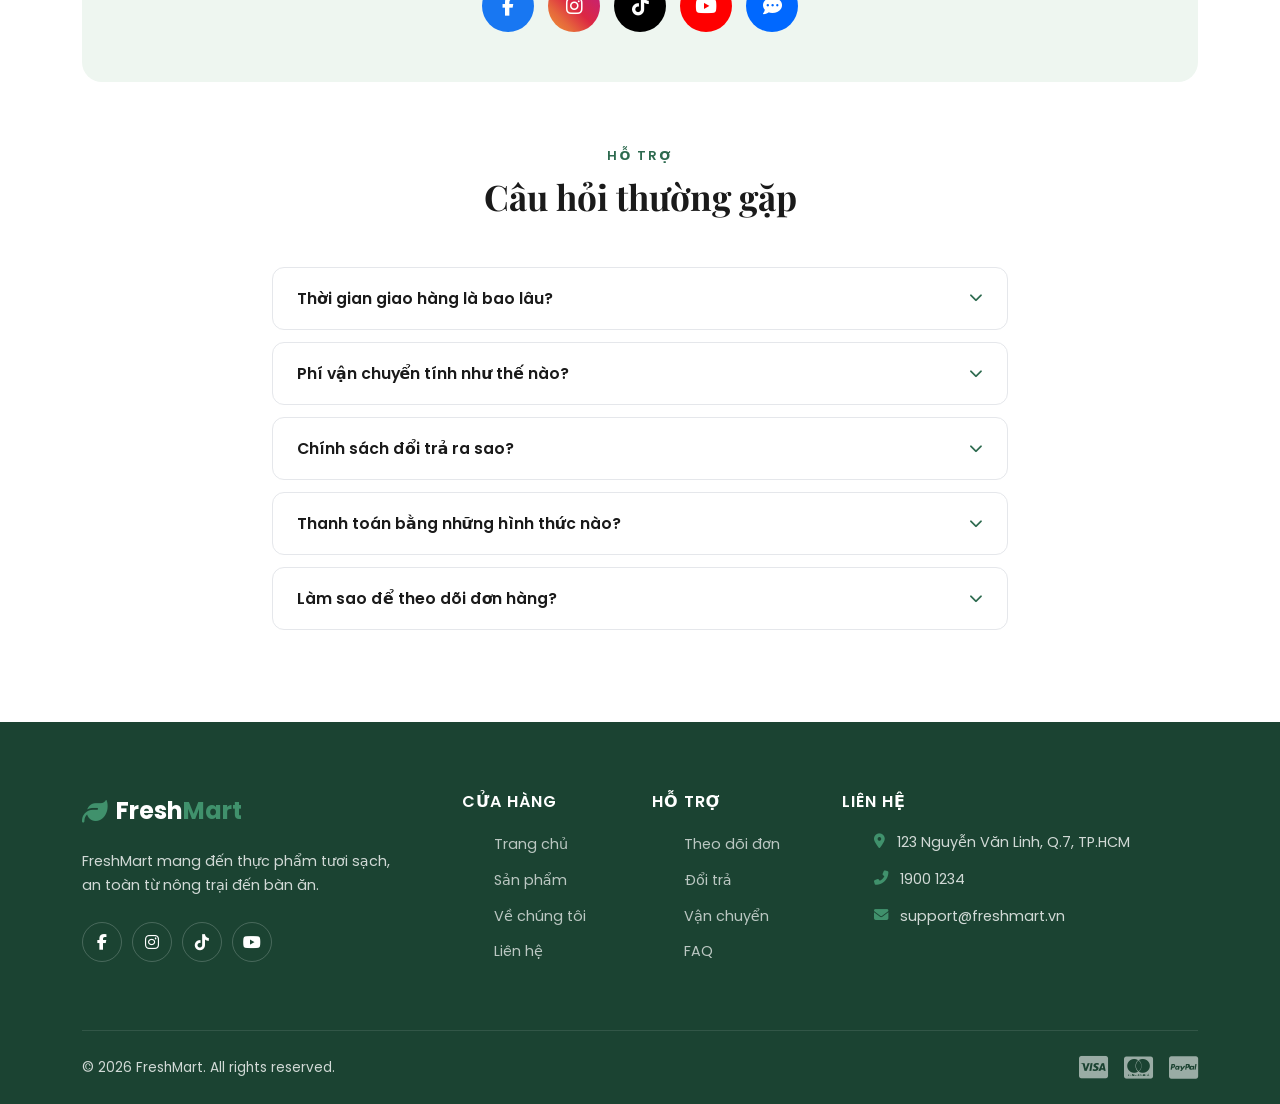
<file: html/contact.html>
﻿<!DOCTYPE html>
<html lang="vi">
<head>
  <meta charset="UTF-8">
  <meta name="viewport" content="width=device-width, initial-scale=1.0">
  <title>Liên hệ | FreshMart</title>
  <link rel="preconnect" href="https://fonts.googleapis.com">
  <link rel="preconnect" href="https://fonts.gstatic.com" crossorigin>
  <link href="https://fonts.googleapis.com/css2?family=Poppins:wght@300;400;500;600;700;800&family=Playfair+Display:wght@600;700&display=swap" rel="stylesheet">
  <link rel="stylesheet" href="../css/all.min.css">
  <link href="../css/bootstrap.min.css" rel="stylesheet">
  <link rel="stylesheet" href="../css/style.css">
  <style>
    .page-banner {
      background: linear-gradient(135deg, var(--bg-soft) 0%, #fff 100%);
      padding: 40px 0;
      border-bottom: 1px solid var(--border);
    }
    .breadcrumb { background: none; padding: 0; margin: 0 0 8px; font-size: 0.85rem; }
    .breadcrumb-item a { color: var(--primary); }
    .breadcrumb-item.active { color: var(--text-muted); }
    .page-banner h1 {
      font-family: var(--font-display);
      font-size: 2rem;
      font-weight: 700;
      margin: 0;
    }
    .contact-section { padding: 60px 0 80px; }
    .contact-info-card {
      background: #fff;
      border: 1px solid var(--border);
      border-radius: var(--radius);
      padding: 28px;
      margin-bottom: 20px;
      display: flex;
      gap: 18px;
      align-items: flex-start;
      transition: var(--transition);
    }
    .contact-info-card:hover {
      box-shadow: var(--shadow);
      border-color: var(--primary-light);
      transform: translateY(-3px);
    }
    .contact-info-card .icon {
      width: 54px;
      height: 54px;
      min-width: 54px;
      background: var(--bg-soft);
      color: var(--primary);
      border-radius: 50%;
      display: flex;
      align-items: center;
      justify-content: center;
      font-size: 1.2rem;
      transition: var(--transition);
    }
    .contact-info-card:hover .icon {
      background: var(--primary);
      color: #fff;
    }
    .contact-info-card h5 { font-size: 1rem; font-weight: 600; margin-bottom: 6px; }
    .contact-info-card p { font-size: 0.9rem; color: var(--text-muted); margin: 0; line-height: 1.6; }
    .contact-info-card a { color: var(--primary); font-weight: 500; }
    .contact-info-card a:hover { text-decoration: underline; }
    .contact-form {
      background: #fff;
      border: 1px solid var(--border);
      border-radius: var(--radius);
      padding: 40px;
      box-shadow: var(--shadow);
    }
    .contact-form h3 {
      font-family: var(--font-display);
      font-size: 1.5rem;
      font-weight: 700;
      margin-bottom: 8px;
    }
    .contact-form .subtitle { color: var(--text-muted); margin-bottom: 28px; font-size: 0.95rem; }
    .contact-form .form-label { font-weight: 600; font-size: 0.9rem; margin-bottom: 6px; color: var(--text); }
    .contact-form .form-control {
      padding: 12px 16px;
      border: 1px solid var(--border);
      border-radius: var(--radius-sm);
      font-size: 0.95rem;
      outline: none;
      transition: var(--transition);
      background: var(--bg-light);
    }
    .contact-form .form-control:focus {
      border-color: var(--primary);
      box-shadow: 0 0 0 3px rgba(45, 106, 79, 0.12);
      background: #fff;
    }
    .contact-form textarea.form-control { min-height: 140px; resize: vertical; }
    .map-wrap {
      border-radius: var(--radius);
      overflow: hidden;
      border: 1px solid var(--border);
      margin-top: 48px;
      height: 380px;
      box-shadow: var(--shadow);
    }
    .map-wrap iframe { width: 100%; height: 100%; border: 0; }
    .faq-section { padding: 0 0 80px; }
    .faq-item {
      background: #fff;
      border: 1px solid var(--border);
      border-radius: var(--radius);
      margin-bottom: 12px;
      overflow: hidden;
      transition: var(--transition);
    }
    .faq-item:hover { border-color: var(--primary-light); }
    .faq-question {
      padding: 18px 24px;
      font-weight: 600;
      font-size: 0.98rem;
      cursor: pointer;
      display: flex;
      justify-content: space-between;
      align-items: center;
      margin: 0;
      transition: var(--transition);
    }
    .faq-question:hover { color: var(--primary); }
    .faq-question i { color: var(--primary); transition: var(--transition); font-size: 0.85rem; }
    .faq-answer {
      padding: 0 24px 18px;
      color: var(--text-muted);
      font-size: 0.92rem;
      line-height: 1.7;
      display: none;
    }
    .faq-item.open .faq-answer { display: block; }
    .faq-item.open .faq-question i { transform: rotate(180deg); }
    .social-section {
      background: var(--bg-soft);
      padding: 50px 0;
      border-radius: 20px;
      margin-bottom: 60px;
    }
    .social-section h3 {
      font-family: var(--font-display);
      font-size: 1.4rem;
      font-weight: 700;
      margin-bottom: 8px;
    }
    .social-section p { color: var(--text-muted); margin-bottom: 24px; }
    .social-links {
      display: flex;
      gap: 14px;
      justify-content: center;
      flex-wrap: wrap;
    }
    .social-links a {
      width: 52px;
      height: 52px;
      border-radius: 50%;
      display: flex;
      align-items: center;
      justify-content: center;
      font-size: 1.2rem;
      color: #fff;
      transition: var(--transition);
    }
    .social-links a:hover { transform: translateY(-4px); box-shadow: var(--shadow); }
    .social-links .fb { background: #1877f2; }
    .social-links .ig { background: linear-gradient(45deg, #f09433, #e6683c, #dc2743, #cc2366, #bc1888); }
    .social-links .tt { background: #000; }
    .social-links .yt { background: #ff0000; }
    .social-links .zalo { background: #0068ff; }
    @media (max-width: 767px) {
      .contact-form { padding: 28px 20px; }
      .map-wrap { height: 280px; }
    }
  </style>
</head>
<body>

  <!-- TOP BAR -->
  <div class="top-bar">
    <div class="container">
      <div class="d-flex justify-content-between align-items-center">
        <div class="top-bar-left">
          <span><i class="fas fa-phone-alt me-1"></i> Hotline: 1900 1234</span>
          <span class="ms-3 d-none d-md-inline"><i class="fas fa-envelope me-1"></i> support@freshmart.vn</span>
        </div>
        <div class="top-bar-right">
          <a href="#">Theo dõi đơn hàng</a>
          <a href="#">Hỗ trợ</a>
          <a href="login.html">Đăng nhập</a>
        </div>
      </div>
    </div>
  </div>

  <!-- HEADER -->
  <header class="header sticky-top">
    <div class="container">
      <div class="header-inner">
        <a href="index.html" class="logo">
          <i class="fas fa-leaf logo-icon"></i>
          <span>Fresh<span class="logo-accent">Mart</span></span>
        </a>
        <nav class="main-nav d-none d-lg-block">
          <ul class="nav-list">
            <li><a href="index.html" class="nav-link">Trang chủ</a></li>
            <li class="has-dropdown">
              <a href="products.html" class="nav-link">Sản phẩm <i class="fas fa-chevron-down ms-1"></i></a>
              <ul class="dropdown-menu">
                <li><a href="products.html">Rau củ quả</a></li>
                <li><a href="products.html">Thịt & Hải sản</a></li>
                <li><a href="products.html">Sữa & Trứng</a></li>
                <li><a href="products.html">Gạo & Ngũ cốc</a></li>
                <li><a href="products.html">Đồ khô & Gia vị</a></li>
                <li><a href="products.html">Đồ uống</a></li>
              </ul>
            </li>
            <li><a href="about.html" class="nav-link">Về chúng tôi</a></li>
            <li><a href="contact.html" class="nav-link active">Liên hệ</a></li>
          </ul>
        </nav>
        <div class="header-actions">
          <button class="action-btn search-btn" id="searchToggle"><i class="fas fa-search"></i></button>
          <a href="#" class="action-btn"><i class="far fa-heart"></i><span class="badge-count">0</span></a>
          <a href="cart.html" class="action-btn cart-btn"><i class="fas fa-shopping-basket"></i><span class="badge-count">0</span></a>
          <button class="action-btn mobile-menu-btn d-lg-none" id="mobileMenuBtn"><i class="fas fa-bars"></i></button>
        </div>
      </div>
    </div>
    <div class="search-overlay" id="searchOverlay">
      <div class="container">
        <form class="search-form" action="products.html" method="get">
          <input type="text" name="q" placeholder="Tìm kiếm rau củ, thịt, sữa..." class="search-input">
          <button type="submit" class="search-submit"><i class="fas fa-search"></i></button>
          <button type="button" class="search-close" id="searchClose"><i class="fas fa-times"></i></button>
        </form>
      </div>
    </div>
  </header>

  <!-- MOBILE MENU -->
  <div class="mobile-menu" id="mobileMenu">
    <div class="mobile-menu-header">
      <a href="index.html" class="logo">
        <i class="fas fa-leaf logo-icon"></i>
        <span>Fresh<span class="logo-accent">Mart</span></span>
      </a>
      <button class="mobile-menu-close" id="mobileMenuClose"><i class="fas fa-times"></i></button>
    </div>
    <ul class="mobile-nav">
      <li><a href="index.html">Trang chủ</a></li>
      <li><a href="products.html">Sản phẩm</a></li>
      <li><a href="about.html">Về chúng tôi</a></li>
      <li><a href="contact.html">Liên hệ</a></li>
      <li><a href="login.html">Đăng nhập</a></li>
    </ul>
  </div>
  <div class="overlay" id="overlay"></div>

  <!-- PAGE BANNER -->
  <div class="page-banner">
    <div class="container">
      <nav aria-label="breadcrumb">
        <ol class="breadcrumb">
          <li class="breadcrumb-item"><a href="index.html">Trang chủ</a></li>
          <li class="breadcrumb-item active">Liên hệ</li>
        </ol>
      </nav>
      <h1>Liên hệ với chúng tôi</h1>
    </div>
  </div>

  <!-- CONTACT -->
  <section class="contact-section">
    <div class="container">
      <div class="row g-4">
        <div class="col-lg-4">
          <div class="contact-info-card">
            <div class="icon"><i class="fas fa-map-marker-alt"></i></div>
            <div>
              <h5>Địa chỉ</h5>
              <p>123 Nguyễn Văn Linh, Phường Tân Phong,<br>Quận 7, TP. Hồ Chí Minh</p>
            </div>
          </div>
          <div class="contact-info-card">
            <div class="icon"><i class="fas fa-phone-alt"></i></div>
            <div>
              <h5>Điện thoại</h5>
              <p>Hotline: <a href="tel:19001234">1900 1234</a><br>
                 Mobile: <a href="tel:0901234567">0901 234 567</a></p>
            </div>
          </div>
          <div class="contact-info-card">
            <div class="icon"><i class="fas fa-envelope"></i></div>
            <div>
              <h5>Email</h5>
              <p><a href="mailto:support@freshmart.vn">support@freshmart.vn</a><br>
                 <a href="mailto:info@freshmart.vn">info@freshmart.vn</a></p>
            </div>
          </div>
          <div class="contact-info-card">
            <div class="icon"><i class="fas fa-clock"></i></div>
            <div>
              <h5>Giờ làm việc</h5>
              <p>Thứ 2 – Chủ nhật: 7:00 – 22:00<br>Giao hàng: 8:00 – 21:00</p>
            </div>
          </div>
        </div>

        <div class="col-lg-8">
          <div class="contact-form">
            <h3>Gửi tin nhắn cho chúng tôi</h3>
            <p class="subtitle">Điền form bên dưới, đội ngũ FreshMart sẽ phản hồi trong vòng 24 giờ.</p>
            <form id="contactForm">
              <div class="row g-3">
                <div class="col-md-6">
                  <label class="form-label">Họ và tên *</label>
                  <input type="text" class="form-control" placeholder="Nguyễn Văn A" required>
                </div>
                <div class="col-md-6">
                  <label class="form-label">Email *</label>
                  <input type="email" class="form-control" placeholder="email@example.com" required>
                </div>
                <div class="col-md-6">
                  <label class="form-label">Số điện thoại</label>
                  <input type="tel" class="form-control" placeholder="0901 234 567">
                </div>
                <div class="col-md-6">
                  <label class="form-label">Chủ đề</label>
                  <select class="form-control">
                    <option value="">Chọn chủ đề</option>
                    <option value="order">Hỗ trợ đơn hàng</option>
                    <option value="product">Thắc mắc sản phẩm</option>
                    <option value="delivery">Vận chuyển & giao hàng</option>
                    <option value="return">Đổi trả / hoàn tiền</option>
                    <option value="partner">Hợp tác kinh doanh</option>
                    <option value="other">Khác</option>
                  </select>
                </div>
                <div class="col-12">
                  <label class="form-label">Nội dung *</label>
                  <textarea class="form-control" placeholder="Nhập nội dung tin nhắn của bạn..." required></textarea>
                </div>
                <div class="col-12">
                  <button type="submit" class="btn btn-primary btn-lg">
                    Gửi tin nhắn <i class="fas fa-paper-plane ms-2"></i>
                  </button>
                </div>
              </div>
            </form>
          </div>
        </div>
      </div>

      <div class="map-wrap">
        <iframe
          src="https://www.google.com/maps/embed?pb=!1m18!1m12!1m3!1d3919.7748!2d106.7217!3d10.7296!2m3!1f0!2f0!3f0!3m2!1i1024!2i768!4f13.1!3m3!1m2!1s0x31752f8f0e0e0e0f%3A0x0!2zUXXhuq1uIDcsIFRQLkjhu5MgQ2jDrSBNaW5o!5e0!3m2!1svi!2s!4v1700000000000!5m2!1svi!2s"
          allowfullscreen loading="lazy">
        </iframe>
      </div>
    </div>
  </section>

  <!-- SOCIAL -->
  <section class="container">
    <div class="social-section text-center">
      <h3>Kết nối với FreshMart</h3>
      <p>Theo dõi chúng tôi trên mạng xã hội để cập nhật ưu đãi và sản phẩm mới</p>
      <div class="social-links">
        <a href="#" class="fb" title="Facebook"><i class="fab fa-facebook-f"></i></a>
        <a href="#" class="ig" title="Instagram"><i class="fab fa-instagram"></i></a>
        <a href="#" class="tt" title="TikTok"><i class="fab fa-tiktok"></i></a>
        <a href="#" class="yt" title="YouTube"><i class="fab fa-youtube"></i></a>
        <a href="#" class="zalo" title="Zalo"><i class="fas fa-comment-dots"></i></a>
      </div>
    </div>
  </section>

  <!-- FAQ -->
  <section class="faq-section">
    <div class="container">
      <div class="section-header text-center">
        <span class="section-label">Hỗ trợ</span>
        <h2 class="section-title">Câu hỏi thường gặp</h2>
      </div>
      <div class="row justify-content-center">
        <div class="col-lg-8">
          <div class="faq-item">
            <div class="faq-question" onclick="toggleFaq(this)">
              Thời gian giao hàng là bao lâu?
              <i class="fas fa-chevron-down"></i>
            </div>
            <div class="faq-answer">
              Tại nội thành TP.HCM, chúng tôi giao trong vòng 2 giờ kể từ khi xác nhận đơn. Các khu vực ngoại thành và tỉnh thành khác giao trong 1–2 ngày làm việc.
            </div>
          </div>
          <div class="faq-item">
            <div class="faq-question" onclick="toggleFaq(this)">
              Phí vận chuyển tính như thế nào?
              <i class="fas fa-chevron-down"></i>
            </div>
            <div class="faq-answer">
              Miễn phí giao hàng cho đơn từ 200.000đ tại nội thành. Đơn dưới 200.000đ áp dụng phí 20.000–30.000đ tùy khoảng cách.
            </div>
          </div>
          <div class="faq-item">
            <div class="faq-question" onclick="toggleFaq(this)">
              Chính sách đổi trả ra sao?
              <i class="fas fa-chevron-down"></i>
            </div>
            <div class="faq-answer">
              Nếu sản phẩm không đạt chất lượng, bạn có thể yêu cầu đổi/trả trong vòng 24 giờ kể từ khi nhận hàng. Liên hệ hotline 1900 1234.
            </div>
          </div>
          <div class="faq-item">
            <div class="faq-question" onclick="toggleFaq(this)">
              Thanh toán bằng những hình thức nào?
              <i class="fas fa-chevron-down"></i>
            </div>
            <div class="faq-answer">
              Hỗ trợ: COD, chuyển khoản ngân hàng, ví MoMo, ZaloPay, và thẻ Visa/Mastercard.
            </div>
          </div>
          <div class="faq-item">
            <div class="faq-question" onclick="toggleFaq(this)">
              Làm sao để theo dõi đơn hàng?
              <i class="fas fa-chevron-down"></i>
            </div>
            <div class="faq-answer">
              Sau khi đặt hàng, bạn nhận SMS/Email kèm mã đơn. Vào mục “Theo dõi đơn hàng” hoặc gọi hotline để kiểm tra.
            </div>
          </div>
        </div>
      </div>
    </div>
  </section>

  <!-- FOOTER -->
  <footer class="footer">
    <div class="container">
      <div class="row g-4">
        <div class="col-lg-4">
          <a href="index.html" class="footer-logo">
            <i class="fas fa-leaf logo-icon"></i>
            <span>Fresh<span class="logo-accent">Mart</span></span>
          </a>
          <p class="footer-about">FreshMart mang đến thực phẩm tươi sạch, an toàn từ nông trại đến bàn ăn.</p>
          <div class="footer-social">
            <a href="#"><i class="fab fa-facebook-f"></i></a>
            <a href="#"><i class="fab fa-instagram"></i></a>
            <a href="#"><i class="fab fa-tiktok"></i></a>
            <a href="#"><i class="fab fa-youtube"></i></a>
          </div>
        </div>
        <div class="col-6 col-md-3 col-lg-2">
          <h5 class="footer-title">Cửa hàng</h5>
          <ul class="footer-links">
            <li><a href="index.html">Trang chủ</a></li>
            <li><a href="products.html">Sản phẩm</a></li>
            <li><a href="about.html">Về chúng tôi</a></li>
            <li><a href="contact.html">Liên hệ</a></li>
          </ul>
        </div>
        <div class="col-6 col-md-3 col-lg-2">
          <h5 class="footer-title">Hỗ trợ</h5>
          <ul class="footer-links">
            <li><a href="#">Theo dõi đơn</a></li>
            <li><a href="#">Đổi trả</a></li>
            <li><a href="#">Vận chuyển</a></li>
            <li><a href="#">FAQ</a></li>
          </ul>
        </div>
        <div class="col-md-6 col-lg-4">
          <h5 class="footer-title">Liên hệ</h5>
          <ul class="footer-contact">
            <li><i class="fas fa-map-marker-alt"></i> 123 Nguyễn Văn Linh, Q.7, TP.HCM</li>
            <li><i class="fas fa-phone-alt"></i> 1900 1234</li>
            <li><i class="fas fa-envelope"></i> support@freshmart.vn</li>
          </ul>
        </div>
      </div>
      <div class="footer-bottom">
        <p>© 2026 FreshMart. All rights reserved.</p>
        <div class="payment-icons">
          <i class="fab fa-cc-visa"></i>
          <i class="fab fa-cc-mastercard"></i>
          <i class="fab fa-cc-paypal"></i>
        </div>
      </div>
    </div>
  </footer>

  <button class="back-to-top" id="backToTop"><i class="fas fa-chevron-up"></i></button>

  <script src="../js/bootstrap.bundle.min.js"></script>
  <script src="../js/main.js?v=20261117_fix_price"></script>
  <script>
    function toggleFaq(el) {
      var item = el.parentElement;
      var wasOpen = item.classList.contains('open');
      document.querySelectorAll('.faq-item').forEach(function(i) {
        i.classList.remove('open');
      });
      if (!wasOpen) item.classList.add('open');
    }

    document.getElementById('contactForm').addEventListener('submit', function(e) {
      e.preventDefault();
      alert('Cảm ơn bạn đã liên hệ! Chúng tôi sẽ phản hồi trong vòng 24 giờ.');
      this.reset();
    });
  </script>
</body>
</html>
</file>
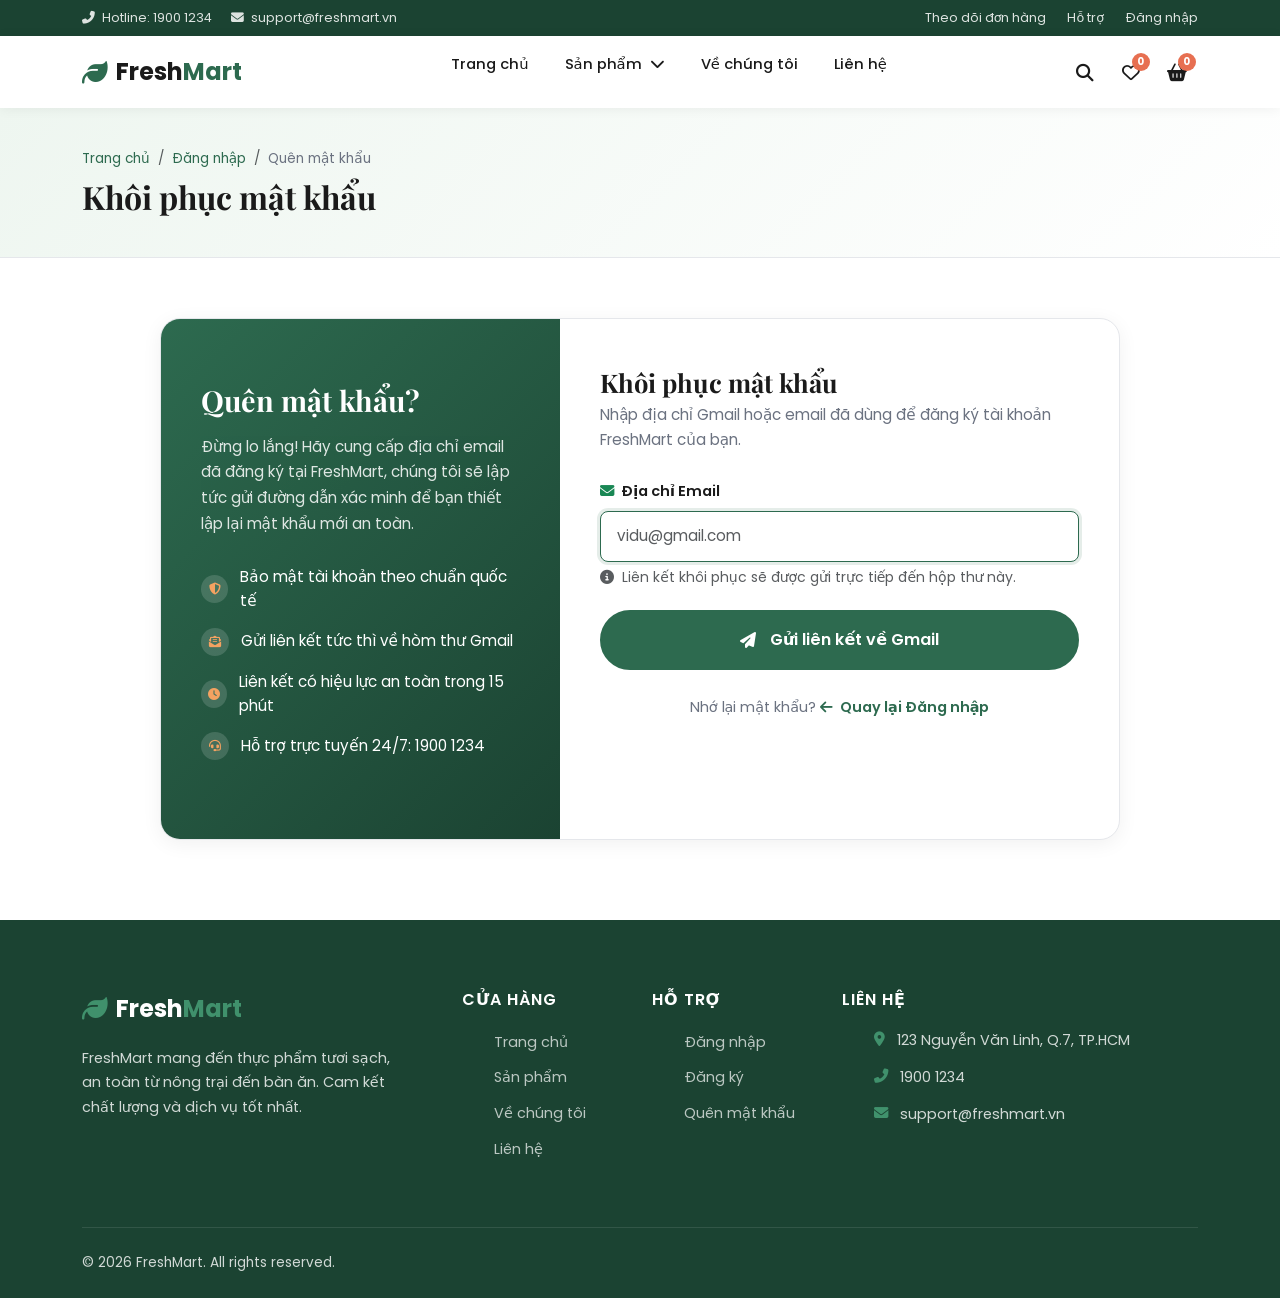
<file: html/forgot-password.html>
<!DOCTYPE html>
<html lang="vi">
<head>
  <meta charset="UTF-8">
  <meta name="viewport" content="width=device-width, initial-scale=1.0">
  <title>Quên mật khẩu | FreshMart</title>
  <link rel="preconnect" href="https://fonts.googleapis.com">
  <link rel="preconnect" href="https://fonts.gstatic.com" crossorigin>
  <link href="https://fonts.googleapis.com/css2?family=Poppins:wght@300;400;500;600;700;800&family=Playfair+Display:wght@600;700&display=swap" rel="stylesheet">
  <link rel="stylesheet" href="../css/all.min.css">
  <link href="../css/bootstrap.min.css" rel="stylesheet">
  <link rel="stylesheet" href="../css/style.css">
  <style>
    .page-banner {
      background: linear-gradient(135deg, var(--bg-soft) 0%, #fff 100%);
      padding: 40px 0;
      border-bottom: 1px solid var(--border);
    }
    .breadcrumb { background: none; padding: 0; margin: 0 0 8px; font-size: 0.85rem; }
    .breadcrumb-item a { color: var(--primary); }
    .breadcrumb-item.active { color: var(--text-muted); }
    .page-banner h1 {
      font-family: var(--font-display);
      font-size: 2rem;
      font-weight: 700;
      margin: 0;
    }
    .auth-section { padding: 60px 0 80px; }
    .auth-card {
      background: #fff;
      border: 1px solid var(--border);
      border-radius: 20px;
      box-shadow: var(--shadow);
      overflow: hidden;
      max-width: 960px;
      margin: 0 auto;
    }
    .auth-left {
      background: linear-gradient(135deg, var(--primary) 0%, var(--primary-dark) 100%);
      color: #fff;
      padding: 50px 40px;
      height: 100%;
      display: flex;
      flex-direction: column;
      justify-content: center;
      min-height: 520px;
    }
    .auth-left h2 {
      font-family: var(--font-display);
      font-size: 1.8rem;
      font-weight: 700;
      margin-bottom: 16px;
    }
    .auth-left p {
      opacity: 0.85;
      line-height: 1.7;
      margin-bottom: 28px;
      font-size: 0.95rem;
    }
    .auth-left ul { padding: 0; margin: 0; list-style: none; }
    .auth-left ul li {
      display: flex;
      align-items: center;
      gap: 12px;
      margin-bottom: 14px;
      font-size: 0.95rem;
    }
    .auth-left ul li i {
      width: 28px;
      height: 28px;
      background: rgba(255,255,255,0.15);
      border-radius: 50%;
      display: flex;
      align-items: center;
      justify-content: center;
      font-size: 0.75rem;
      color: var(--secondary);
    }
    .auth-right { padding: 48px 40px; }
    .auth-right h3 {
      font-family: var(--font-display);
      font-size: 1.6rem;
      font-weight: 700;
      margin-bottom: 6px;
    }
    .auth-right .subtitle {
      color: var(--text-muted);
      margin-bottom: 28px;
      font-size: 0.95rem;
      line-height: 1.6;
    }
    .auth-form .form-group { margin-bottom: 22px; }
    .auth-form .form-label {
      font-weight: 600;
      font-size: 0.9rem;
      margin-bottom: 8px;
      display: block;
    }
    .auth-form .form-control {
      width: 100%;
      padding: 13px 16px;
      border: 1px solid var(--border);
      border-radius: var(--radius-sm);
      font-size: 0.95rem;
      outline: none;
      transition: var(--transition);
      background: var(--bg-light);
    }
    .auth-form .form-control:focus {
      border-color: var(--primary);
      box-shadow: 0 0 0 3px rgba(45, 106, 79, 0.12);
      background: #fff;
    }
    .auth-footer {
      text-align: center;
      margin-top: 26px;
      font-size: 0.9rem;
      color: var(--text-muted);
    }
    .auth-footer a { color: var(--primary); font-weight: 600; }
    .auth-footer a:hover { text-decoration: underline; }
    .success-panel {
      text-align: center;
      padding: 20px 10px;
    }
    .success-icon {
      width: 80px;
      height: 80px;
      margin: 0 auto 20px;
      background: rgba(45, 106, 79, 0.1);
      border-radius: 50%;
      display: flex;
      align-items: center;
      justify-content: center;
      color: var(--primary);
      font-size: 2.2rem;
      animation: popIn 0.5s cubic-bezier(0.175, 0.885, 0.32, 1.275);
    }
    @keyframes popIn {
      0% { transform: scale(0.4); opacity: 0; }
      100% { transform: scale(1); opacity: 1; }
    }
    .countdown-badge {
      display: inline-block;
      padding: 4px 12px;
      border-radius: 50px;
      background: #e8f5e9;
      color: var(--primary-dark);
      font-weight: 700;
      font-size: 1rem;
    }
    @media (max-width: 767px) {
      .auth-left { display: none; }
      .auth-right { padding: 36px 24px; }
    }
  </style>
</head>
<body>

  <!-- TOP BAR -->
  <div class="top-bar">
    <div class="container">
      <div class="d-flex justify-content-between align-items-center">
        <div class="top-bar-left">
          <span><i class="fas fa-phone-alt me-1"></i> Hotline: 1900 1234</span>
          <span class="ms-3 d-none d-md-inline"><i class="fas fa-envelope me-1"></i> support@freshmart.vn</span>
        </div>
        <div class="top-bar-right">
          <a href="#">Theo dõi đơn hàng</a>
          <a href="#">Hỗ trợ</a>
          <a href="login.html">Đăng nhập</a>
        </div>
      </div>
    </div>
  </div>

  <!-- HEADER -->
  <header class="header sticky-top">
    <div class="container">
      <div class="header-inner">
        <a href="index.html" class="logo">
          <i class="fas fa-leaf logo-icon"></i>
          <span>Fresh<span class="logo-accent">Mart</span></span>
        </a>
        <nav class="main-nav d-none d-lg-block">
          <ul class="nav-list">
            <li><a href="index.html" class="nav-link">Trang chủ</a></li>
            <li class="has-dropdown">
              <a href="products.html" class="nav-link">Sản phẩm <i class="fas fa-chevron-down ms-1"></i></a>
              <ul class="dropdown-menu">
                <li><a href="products.html">Rau củ quả</a></li>
                <li><a href="products.html">Thịt & Hải sản</a></li>
                <li><a href="products.html">Sữa & Trứng</a></li>
                <li><a href="products.html">Gạo & Ngũ cốc</a></li>
                <li><a href="products.html">Đồ khô & Gia vị</a></li>
                <li><a href="products.html">Đồ uống</a></li>
              </ul>
            </li>
            <li><a href="about.html" class="nav-link">Về chúng tôi</a></li>
            <li><a href="contact.html" class="nav-link">Liên hệ</a></li>
          </ul>
        </nav>
        <div class="header-actions">
          <button class="action-btn search-btn" id="searchToggle"><i class="fas fa-search"></i></button>
          <a href="#" class="action-btn"><i class="far fa-heart"></i><span class="badge-count">0</span></a>
          <a href="cart.html" class="action-btn cart-btn"><i class="fas fa-shopping-basket"></i><span class="badge-count">0</span></a>
          <button class="action-btn mobile-menu-btn d-lg-none" id="mobileMenuBtn"><i class="fas fa-bars"></i></button>
        </div>
      </div>
    </div>
  </header>

  <!-- PAGE BANNER -->
  <div class="page-banner">
    <div class="container">
      <nav aria-label="breadcrumb">
        <ol class="breadcrumb">
          <li class="breadcrumb-item"><a href="index.html">Trang chủ</a></li>
          <li class="breadcrumb-item"><a href="login.html">Đăng nhập</a></li>
          <li class="breadcrumb-item active">Quên mật khẩu</li>
        </ol>
      </nav>
      <h1>Khôi phục mật khẩu</h1>
    </div>
  </div>

  <!-- AUTH FORM -->
  <section class="auth-section">
    <div class="container">
      <div class="auth-card">
        <div class="row g-0">
          <div class="col-md-5">
            <div class="auth-left">
              <h2>Quên mật khẩu?</h2>
              <p>Đừng lo lắng! Hãy cung cấp địa chỉ email đã đăng ký tại FreshMart, chúng tôi sẽ lập tức gửi đường dẫn xác minh để bạn thiết lập lại mật khẩu mới an toàn.</p>
              <ul>
                <li><i class="fas fa-shield-alt"></i> Bảo mật tài khoản theo chuẩn quốc tế</li>
                <li><i class="fas fa-envelope-open-text"></i> Gửi liên kết tức thì về hòm thư Gmail</li>
                <li><i class="fas fa-clock"></i> Liên kết có hiệu lực an toàn trong 15 phút</li>
                <li><i class="fas fa-headset"></i> Hỗ trợ trực tuyến 24/7: 1900 1234</li>
              </ul>
            </div>
          </div>
          <div class="col-md-7">
            <div class="auth-right">
              <!-- STATE 1: FORM NHẬP EMAIL -->
              <div id="formContainer">
                <h3>Khôi phục mật khẩu</h3>
                <p class="subtitle">Nhập địa chỉ Gmail hoặc email đã dùng để đăng ký tài khoản FreshMart của bạn.</p>

                <div id="forgotAlert" class="alert d-none mb-3" role="alert"></div>

                <form class="auth-form" id="forgotForm">
                  <div class="form-group">
                    <label class="form-label" for="forgotEmail">
                      <i class="fas fa-envelope me-1 text-success"></i> Địa chỉ Email
                    </label>
                    <div class="input-group">
                      <input 
                        type="email" 
                        name="email" 
                        id="forgotEmail" 
                        class="form-control" 
                        placeholder="vidu@gmail.com" 
                        required 
                        autocomplete="email"
                        autofocus
                      >
                    </div>
                    <small class="text-muted d-block mt-1">
                      <i class="fas fa-info-circle me-1"></i> Liên kết khôi phục sẽ được gửi trực tiếp đến hộp thư này.
                    </small>
                  </div>

                  <button type="submit" class="btn btn-primary w-100 btn-lg" id="btnSubmit">
                    <i class="fas fa-paper-plane me-2"></i> Gửi liên kết về Gmail
                  </button>
                </form>

                <p class="auth-footer">
                  Nhớ lại mật khẩu? <a href="login.html"><i class="fas fa-arrow-left me-1"></i> Quay lại Đăng nhập</a>
                </p>
              </div>

              <!-- STATE 2: THÔNG BÁO ĐÃ GỬI LIÊN KẾT & ĐẾM NGƯỢC CHUYỂN VỀ LOGIN -->
              <div id="successContainer" class="success-panel d-none">
                <div class="success-icon">
                  <i class="fas fa-envelope-circle-check"></i>
                </div>
                <h3 class="text-success mb-2">Đã gửi liên kết thành công!</h3>
                <p class="text-muted mb-3">
                  Hệ thống đã gửi liên kết khôi phục mật khẩu đến địa chỉ email:
                </p>
                <div class="alert alert-success d-inline-block px-4 py-2 mb-3 fw-bold fs-6 border-success" id="displayTargetEmail">
                  email@gmail.com
                </div>
                <p class="text-muted small mb-4" style="line-height: 1.6;">
                  Vui lòng kiểm tra hộp thư đến (Inbox) hoặc thư mục <strong>Spam / Quảng cáo</strong> trong Gmail của bạn và nhấn vào liên kết để đặt lại mật khẩu mới.
                </p>

                <div class="p-3 bg-light rounded-3 mb-4">
                  <span class="text-muted small d-block mb-1">Tự động chuyển về trang Đăng nhập sau:</span>
                  <span class="countdown-badge" id="countdownTimer">3 giây</span>
                </div>

                <div class="d-flex justify-content-center gap-2">
                  <a href="login.html" class="btn btn-primary">
                    <i class="fas fa-sign-in-alt me-1"></i> Đăng nhập ngay
                  </a>
                  <button type="button" class="btn btn-outline-secondary" onclick="resetForm()">
                    <i class="fas fa-redo me-1"></i> Gửi lại
                  </button>
                </div>
              </div>

            </div>
          </div>
        </div>
      </div>
    </div>
  </section>

  <!-- FOOTER -->
  <footer class="footer">
    <div class="container">
      <div class="row g-4">
        <div class="col-lg-4">
          <a href="index.html" class="footer-logo">
            <i class="fas fa-leaf logo-icon"></i>
            <span>Fresh<span class="logo-accent">Mart</span></span>
          </a>
          <p class="footer-about">FreshMart mang đến thực phẩm tươi sạch, an toàn từ nông trại đến bàn ăn. Cam kết chất lượng và dịch vụ tốt nhất.</p>
        </div>
        <div class="col-6 col-md-3 col-lg-2">
          <h5 class="footer-title">Cửa hàng</h5>
          <ul class="footer-links">
            <li><a href="index.html">Trang chủ</a></li>
            <li><a href="products.html">Sản phẩm</a></li>
            <li><a href="about.html">Về chúng tôi</a></li>
            <li><a href="contact.html">Liên hệ</a></li>
          </ul>
        </div>
        <div class="col-6 col-md-3 col-lg-2">
          <h5 class="footer-title">Hỗ trợ</h5>
          <ul class="footer-links">
            <li><a href="login.html">Đăng nhập</a></li>
            <li><a href="register.html">Đăng ký</a></li>
            <li><a href="forgot-password.html">Quên mật khẩu</a></li>
          </ul>
        </div>
        <div class="col-md-6 col-lg-4">
          <h5 class="footer-title">Liên hệ</h5>
          <ul class="footer-contact">
            <li><i class="fas fa-map-marker-alt"></i> 123 Nguyễn Văn Linh, Q.7, TP.HCM</li>
            <li><i class="fas fa-phone-alt"></i> 1900 1234</li>
            <li><i class="fas fa-envelope"></i> support@freshmart.vn</li>
          </ul>
        </div>
      </div>
      <div class="footer-bottom">
        <p>© 2026 FreshMart. All rights reserved.</p>
      </div>
    </div>
  </footer>

  <script src="../js/bootstrap.bundle.min.js"></script>
  <script>
    let countdownInterval = null;

    function resetForm() {
      if (countdownInterval) clearInterval(countdownInterval);
      document.getElementById('successContainer').classList.add('d-none');
      document.getElementById('formContainer').classList.remove('d-none');
      document.getElementById('forgotAlert').classList.add('d-none');
      document.getElementById('btnSubmit').disabled = false;
      document.getElementById('btnSubmit').innerHTML = '<i class="fas fa-paper-plane me-2"></i> Gửi liên kết về Gmail';
      document.getElementById('forgotEmail').focus();
    }

    document.getElementById('forgotForm').addEventListener('submit', async function(e) {
      e.preventDefault();
      const emailInput = document.getElementById('forgotEmail');
      const email = emailInput.value.trim();
      const alertBox = document.getElementById('forgotAlert');
      const btn = document.getElementById('btnSubmit');

      if (!email) {
        alertBox.className = 'alert alert-danger mb-3';
        alertBox.innerHTML = '<i class="fas fa-exclamation-circle me-1"></i> Vui lòng nhập địa chỉ email.';
        alertBox.classList.remove('d-none');
        return;
      }

      btn.disabled = true;
      btn.innerHTML = '<i class="fas fa-spinner fa-spin me-2"></i> Đang gửi liên kết về Gmail...';
      alertBox.classList.add('d-none');

      try {
        const res = await fetch('../php/api/forgot_password.php', {
          method: 'POST',
          headers: { 'Content-Type': 'application/json' },
          body: JSON.stringify({ email: email })
        });
        const data = await res.json();

        if (data.success) {
          // Ẩn form, hiển thị bảng thông báo thành công
          document.getElementById('formContainer').classList.add('d-none');
          const successBox = document.getElementById('successContainer');
          document.getElementById('displayTargetEmail').textContent = email;
          successBox.classList.remove('d-none');

          // Đếm ngược 3 giây rồi quay về trang đăng nhập
          let seconds = 3;
          const timerDisplay = document.getElementById('countdownTimer');
          timerDisplay.textContent = seconds + ' giây';

          countdownInterval = setInterval(() => {
            seconds--;
            if (seconds > 0) {
              timerDisplay.textContent = seconds + ' giây';
            } else {
              clearInterval(countdownInterval);
              timerDisplay.textContent = 'Đang chuyển hướng...';
              window.location.href = 'login.html';
            }
          }, 1000);

        } else {
          alertBox.className = 'alert alert-danger mb-3';
          alertBox.innerHTML = '<i class="fas fa-exclamation-triangle me-1"></i> ' + (data.message || 'Không thể gửi email lúc này.');
          alertBox.classList.remove('d-none');
          btn.disabled = false;
          btn.innerHTML = '<i class="fas fa-paper-plane me-2"></i> Gửi liên kết về Gmail';
        }
      } catch (err) {
        // Fallback nếu không kết nối được backend, vẫn mô phỏng thành công trải nghiệm người dùng
        document.getElementById('formContainer').classList.add('d-none');
        const successBox = document.getElementById('successContainer');
        document.getElementById('displayTargetEmail').textContent = email;
        successBox.classList.remove('d-none');

        let seconds = 3;
        const timerDisplay = document.getElementById('countdownTimer');
        timerDisplay.textContent = seconds + ' giây';

        countdownInterval = setInterval(() => {
          seconds--;
          if (seconds > 0) {
            timerDisplay.textContent = seconds + ' giây';
          } else {
            clearInterval(countdownInterval);
            timerDisplay.textContent = 'Đang chuyển hướng...';
            window.location.href = 'login.html';
          }
        }, 1000);
      }
    });
  </script>
</body>
</html>
</file>
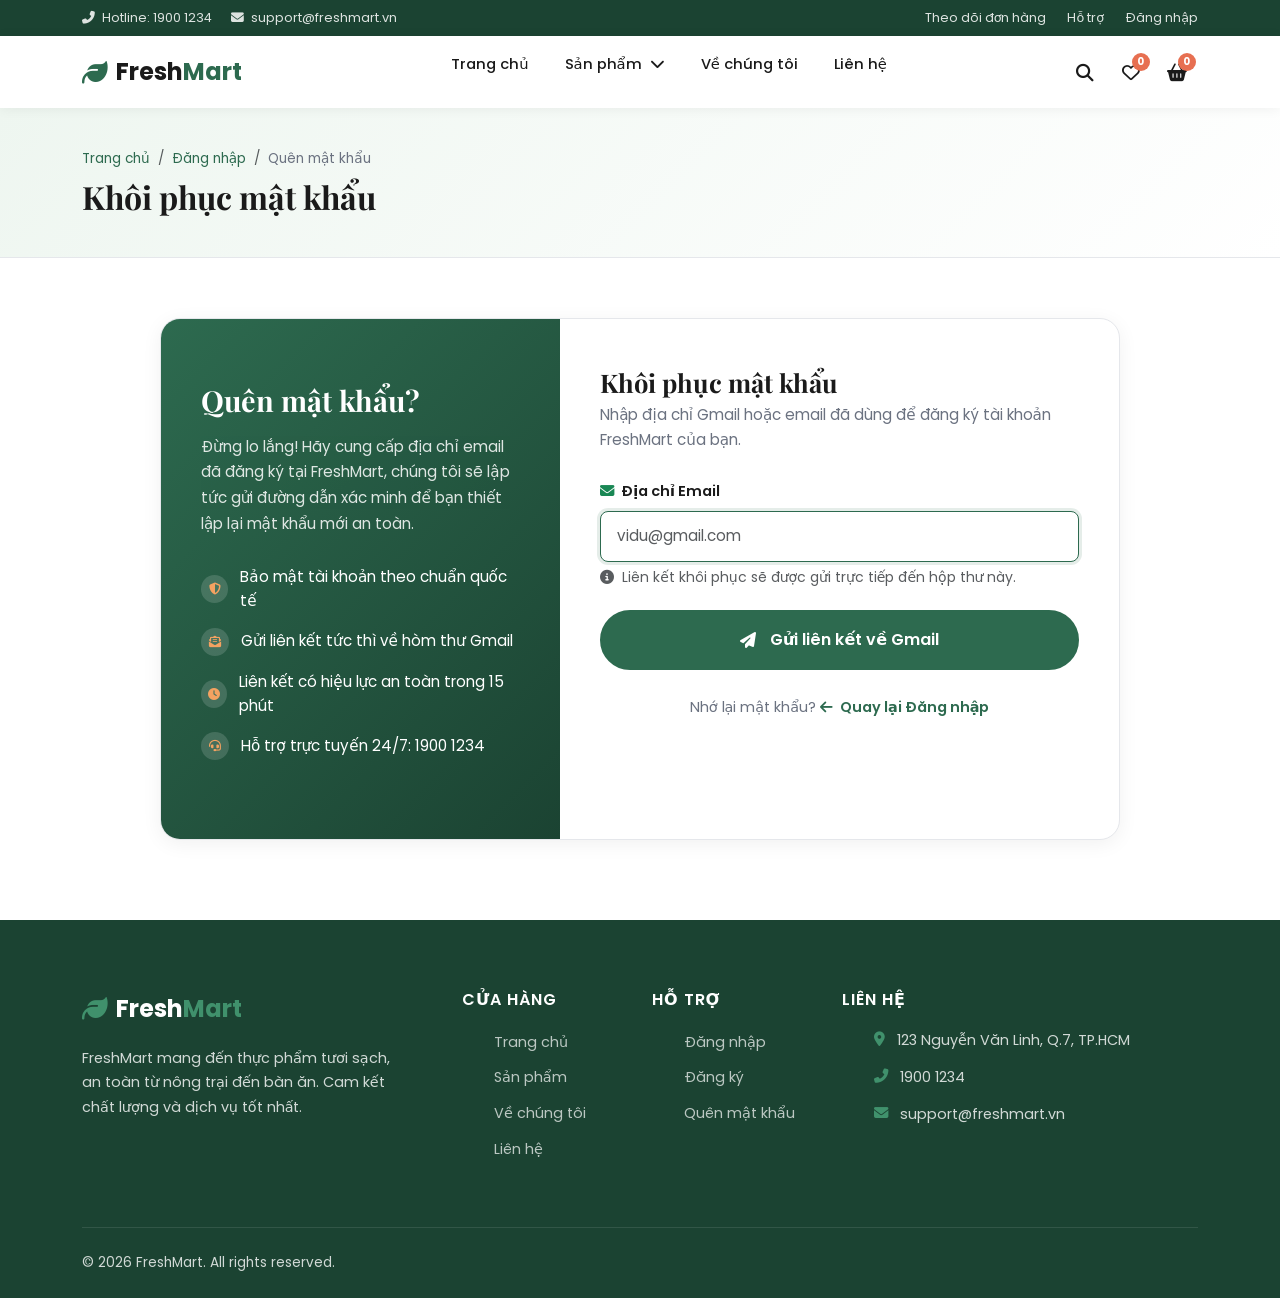
<file: html/forgot_password.html>
<!DOCTYPE html>
<html lang="vi">
<head>
  <meta charset="UTF-8">
  <meta http-equiv="refresh" content="0; url=forgot-password.html">
  <title>Chuyển hướng...</title>
</head>
<body>
  <script>window.location.href = 'forgot-password.html';</script>
</body>
</html>
</file>
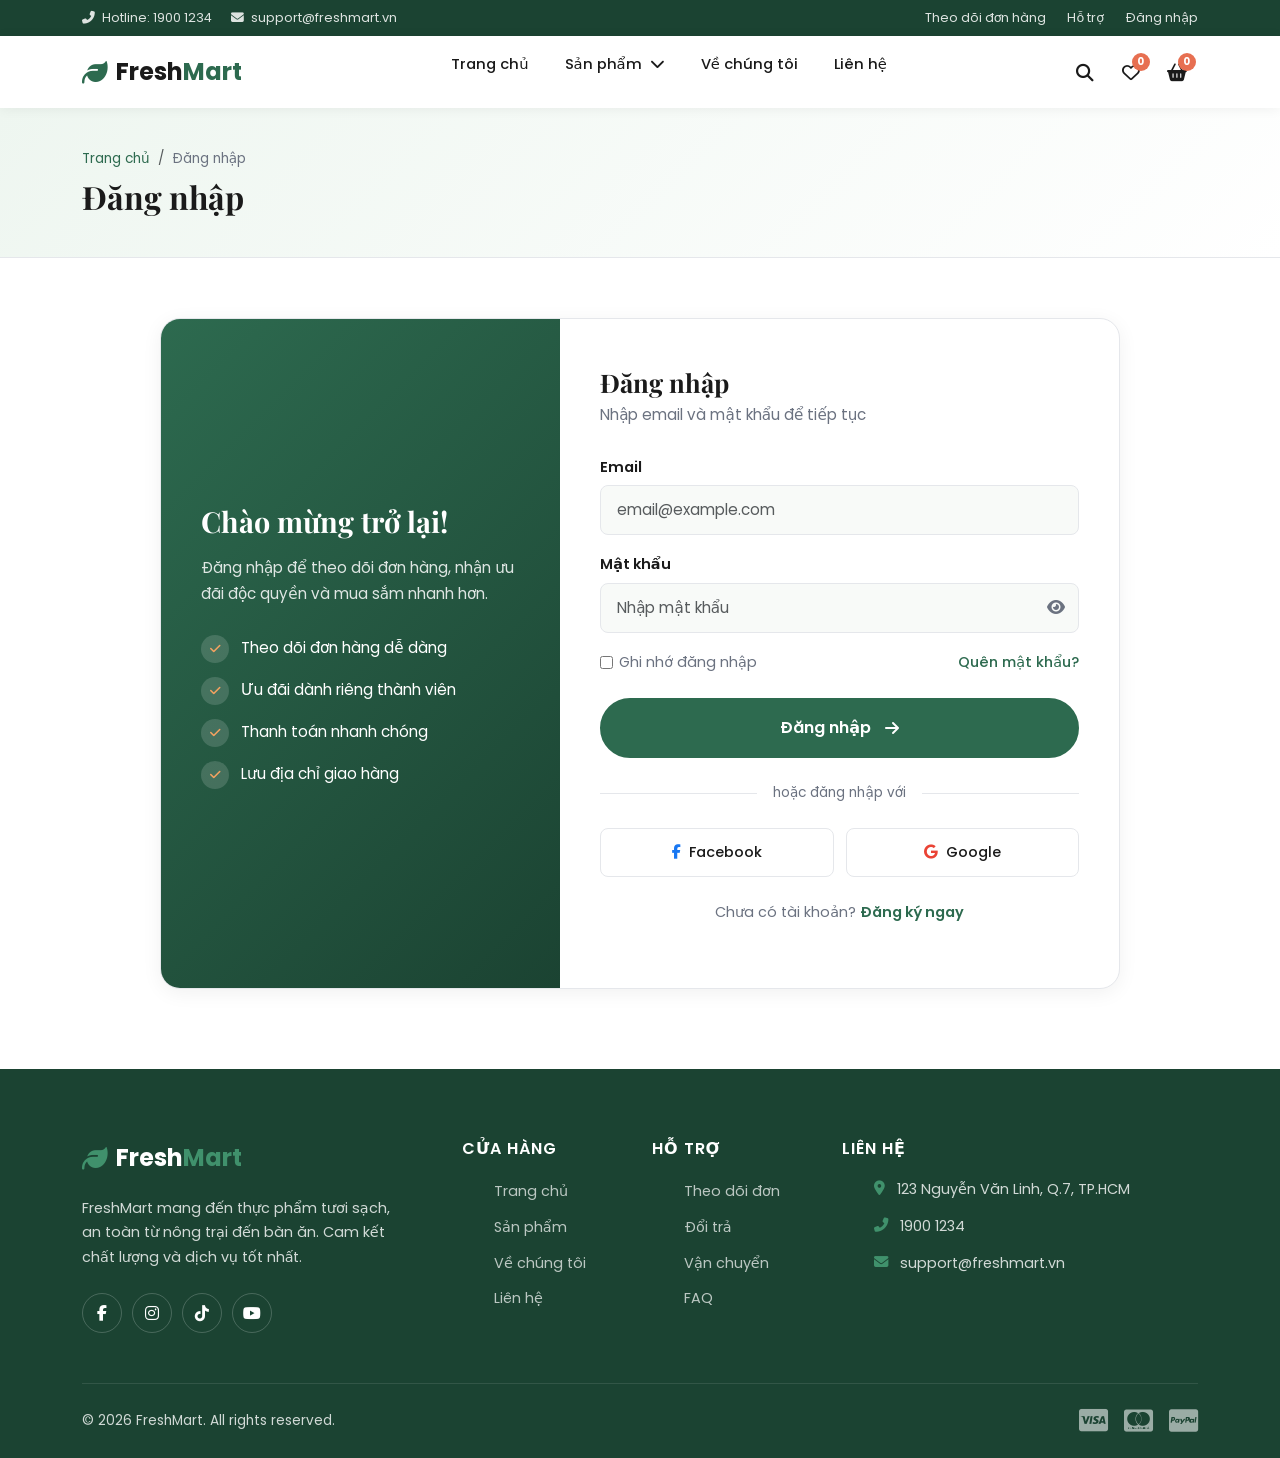
<file: html/login.html>
<!DOCTYPE html>
<html lang="vi">
<head>
  <meta charset="UTF-8">
  <meta name="viewport" content="width=device-width, initial-scale=1.0">
  <title>Đăng nhập | FreshMart</title>
  <link rel="preconnect" href="https://fonts.googleapis.com">
  <link rel="preconnect" href="https://fonts.gstatic.com" crossorigin>
  <link href="https://fonts.googleapis.com/css2?family=Poppins:wght@300;400;500;600;700;800&family=Playfair+Display:wght@600;700&display=swap" rel="stylesheet">
  <link rel="stylesheet" href="../css/all.min.css">
  <link href="../css/bootstrap.min.css" rel="stylesheet">
  <link rel="stylesheet" href="../css/style.css">
  <style>
    .page-banner {
      background: linear-gradient(135deg, var(--bg-soft) 0%, #fff 100%);
      padding: 40px 0;
      border-bottom: 1px solid var(--border);
    }
    .breadcrumb { background: none; padding: 0; margin: 0 0 8px; font-size: 0.85rem; }
    .breadcrumb-item a { color: var(--primary); }
    .breadcrumb-item.active { color: var(--text-muted); }
    .page-banner h1 {
      font-family: var(--font-display);
      font-size: 2rem;
      font-weight: 700;
      margin: 0;
    }
    .auth-section { padding: 60px 0 80px; }
    .auth-card {
      background: #fff;
      border: 1px solid var(--border);
      border-radius: 20px;
      box-shadow: var(--shadow);
      overflow: hidden;
      max-width: 960px;
      margin: 0 auto;
    }
    .auth-left {
      background: linear-gradient(135deg, var(--primary) 0%, var(--primary-dark) 100%);
      color: #fff;
      padding: 50px 40px;
      height: 100%;
      display: flex;
      flex-direction: column;
      justify-content: center;
      min-height: 520px;
    }
    .auth-left h2 {
      font-family: var(--font-display);
      font-size: 1.8rem;
      font-weight: 700;
      margin-bottom: 16px;
    }
    .auth-left p {
      opacity: 0.85;
      line-height: 1.7;
      margin-bottom: 28px;
      font-size: 0.95rem;
    }
    .auth-left ul { padding: 0; margin: 0; list-style: none; }
    .auth-left ul li {
      display: flex;
      align-items: center;
      gap: 12px;
      margin-bottom: 14px;
      font-size: 0.95rem;
    }
    .auth-left ul li i {
      width: 28px;
      height: 28px;
      background: rgba(255,255,255,0.15);
      border-radius: 50%;
      display: flex;
      align-items: center;
      justify-content: center;
      font-size: 0.75rem;
      color: var(--secondary);
    }
    .auth-right { padding: 48px 40px; }
    .auth-right h3 {
      font-family: var(--font-display);
      font-size: 1.6rem;
      font-weight: 700;
      margin-bottom: 6px;
    }
    .auth-right .subtitle {
      color: var(--text-muted);
      margin-bottom: 28px;
      font-size: 0.95rem;
    }
    .auth-form .form-group { margin-bottom: 18px; }
    .auth-form .form-label {
      font-weight: 600;
      font-size: 0.9rem;
      margin-bottom: 6px;
      display: block;
    }
    .auth-form .form-control {
      width: 100%;
      padding: 13px 16px;
      border: 1px solid var(--border);
      border-radius: var(--radius-sm);
      font-size: 0.95rem;
      outline: none;
      transition: var(--transition);
      background: var(--bg-light);
    }
    .auth-form .form-control:focus {
      border-color: var(--primary);
      box-shadow: 0 0 0 3px rgba(45, 106, 79, 0.12);
      background: #fff;
    }
    .password-wrap { position: relative; }
    .password-wrap .toggle-pass {
      position: absolute;
      right: 14px;
      top: 50%;
      transform: translateY(-50%);
      color: var(--text-muted);
      cursor: pointer;
      font-size: 1rem;
      background: none;
      border: none;
      padding: 0;
    }
    .password-wrap .toggle-pass:hover { color: var(--primary); }
    .auth-options {
      display: flex;
      justify-content: space-between;
      align-items: center;
      margin-bottom: 24px;
      font-size: 0.9rem;
      flex-wrap: wrap;
      gap: 8px;
    }
    .auth-options label {
      display: flex;
      align-items: center;
      gap: 6px;
      cursor: pointer;
      color: var(--text-muted);
    }
    .auth-options input[type="checkbox"] { accent-color: var(--primary); }
    .auth-options a { color: var(--primary); font-weight: 500; }
    .auth-options a:hover { text-decoration: underline; }
    .auth-divider {
      display: flex;
      align-items: center;
      gap: 16px;
      margin: 24px 0;
      color: var(--text-muted);
      font-size: 0.85rem;
    }
    .auth-divider::before,
    .auth-divider::after {
      content: '';
      flex: 1;
      height: 1px;
      background: var(--border);
    }
    .social-btns { display: flex; gap: 12px; }
    .social-btns a {
      flex: 1;
      display: flex;
      align-items: center;
      justify-content: center;
      gap: 8px;
      padding: 12px;
      border: 1px solid var(--border);
      border-radius: var(--radius-sm);
      font-weight: 500;
      font-size: 0.9rem;
      transition: var(--transition);
      color: var(--text);
    }
    .social-btns a:hover {
      background: var(--bg-light);
      border-color: var(--primary);
    }
    .social-btns .fa-facebook-f { color: #1877f2; }
    .social-btns .fa-google { color: #ea4335; }
    .auth-footer {
      text-align: center;
      margin-top: 24px;
      font-size: 0.9rem;
      color: var(--text-muted);
    }
    .auth-footer a { color: var(--primary); font-weight: 600; }
    .auth-footer a:hover { text-decoration: underline; }
    @media (max-width: 767px) {
      .auth-left { display: none; }
      .auth-right { padding: 36px 24px; }
    }
  </style>
</head>
<body>

  <!-- TOP BAR -->
  <div class="top-bar">
    <div class="container">
      <div class="d-flex justify-content-between align-items-center">
        <div class="top-bar-left">
          <span><i class="fas fa-phone-alt me-1"></i> Hotline: 1900 1234</span>
          <span class="ms-3 d-none d-md-inline"><i class="fas fa-envelope me-1"></i> support@freshmart.vn</span>
        </div>
        <div class="top-bar-right">
          <a href="#">Theo dõi đơn hàng</a>
          <a href="#">Hỗ trợ</a>
          <a href="login.html">Đăng nhập</a>
        </div>
      </div>
    </div>
  </div>

  <!-- HEADER -->
  <header class="header sticky-top">
    <div class="container">
      <div class="header-inner">
        <a href="index.html" class="logo">
          <i class="fas fa-leaf logo-icon"></i>
          <span>Fresh<span class="logo-accent">Mart</span></span>
        </a>
        <nav class="main-nav d-none d-lg-block">
          <ul class="nav-list">
            <li><a href="index.html" class="nav-link">Trang chủ</a></li>
            <li class="has-dropdown">
              <a href="products.html" class="nav-link">Sản phẩm <i class="fas fa-chevron-down ms-1"></i></a>
              <ul class="dropdown-menu">
                <li><a href="products.html">Rau củ quả</a></li>
                <li><a href="products.html">Thịt & Hải sản</a></li>
                <li><a href="products.html">Sữa & Trứng</a></li>
                <li><a href="products.html">Gạo & Ngũ cốc</a></li>
                <li><a href="products.html">Đồ khô & Gia vị</a></li>
                <li><a href="products.html">Đồ uống</a></li>
              </ul>
            </li>
            <li><a href="about.html" class="nav-link">Về chúng tôi</a></li>
            <li><a href="contact.html" class="nav-link">Liên hệ</a></li>
          </ul>
        </nav>
        <div class="header-actions">
          <button class="action-btn search-btn" id="searchToggle"><i class="fas fa-search"></i></button>
          <a href="#" class="action-btn"><i class="far fa-heart"></i><span class="badge-count">0</span></a>
          <a href="cart.html" class="action-btn cart-btn"><i class="fas fa-shopping-basket"></i><span class="badge-count">0</span></a>
          <button class="action-btn mobile-menu-btn d-lg-none" id="mobileMenuBtn"><i class="fas fa-bars"></i></button>
        </div>
      </div>
    </div>
    <div class="search-overlay" id="searchOverlay">
      <div class="container">
        <form class="search-form" action="products.html" method="get">
          <input type="text" name="q" placeholder="Tìm kiếm rau củ, thịt, sữa..." class="search-input">
          <button type="submit" class="search-submit"><i class="fas fa-search"></i></button>
          <button type="button" class="search-close" id="searchClose"><i class="fas fa-times"></i></button>
        </form>
      </div>
    </div>
  </header>

  <!-- MOBILE MENU -->
  <div class="mobile-menu" id="mobileMenu">
    <div class="mobile-menu-header">
      <a href="index.html" class="logo">
        <i class="fas fa-leaf logo-icon"></i>
        <span>Fresh<span class="logo-accent">Mart</span></span>
      </a>
      <button class="mobile-menu-close" id="mobileMenuClose"><i class="fas fa-times"></i></button>
    </div>
    <ul class="mobile-nav">
      <li><a href="index.html">Trang chủ</a></li>
      <li><a href="products.html">Sản phẩm</a></li>
      <li><a href="about.html">Về chúng tôi</a></li>
      <li><a href="contact.html">Liên hệ</a></li>
      <li><a href="register.html">Đăng ký</a></li>
    </ul>
  </div>
  <div class="overlay" id="overlay"></div>

  <!-- PAGE BANNER -->
  <div class="page-banner">
    <div class="container">
      <nav aria-label="breadcrumb">
        <ol class="breadcrumb">
          <li class="breadcrumb-item"><a href="index.html">Trang chủ</a></li>
          <li class="breadcrumb-item active">Đăng nhập</li>
        </ol>
      </nav>
      <h1>Đăng nhập</h1>
    </div>
  </div>

  <!-- AUTH FORM -->
  <section class="auth-section">
    <div class="container">
      <div class="auth-card">
        <div class="row g-0">
          <div class="col-md-5">
            <div class="auth-left">
              <h2>Chào mừng trở lại!</h2>
              <p>Đăng nhập để theo dõi đơn hàng, nhận ưu đãi độc quyền và mua sắm nhanh hơn.</p>
              <ul>
                <li><i class="fas fa-check"></i> Theo dõi đơn hàng dễ dàng</li>
                <li><i class="fas fa-check"></i> Ưu đãi dành riêng thành viên</li>
                <li><i class="fas fa-check"></i> Thanh toán nhanh chóng</li>
                <li><i class="fas fa-check"></i> Lưu địa chỉ giao hàng</li>
              </ul>
            </div>
          </div>
          <div class="col-md-7">
            <div class="auth-right">
              <h3>Đăng nhập</h3>
              <p class="subtitle">Nhập email và mật khẩu để tiếp tục</p>
              <form class="auth-form" id="loginForm">
                <div id="loginAlert" class="alert d-none mb-3" role="alert"></div>
                <div class="form-group">
                  <label class="form-label">Email</label>
                  <input type="email" name="email" class="form-control" placeholder="email@example.com" required>
                </div>
                <div class="form-group">
                  <label class="form-label">Mật khẩu</label>
                  <div class="password-wrap">
                    <input type="password" name="mat_khau" class="form-control" id="loginPassword" placeholder="Nhập mật khẩu" required>
                    <button type="button" class="toggle-pass" onclick="togglePassword('loginPassword', this)">
                      <i class="fas fa-eye"></i>
                    </button>
                  </div>
                </div>
                <div class="auth-options">
                  <label>
                    <input type="checkbox" name="remember"> Ghi nhớ đăng nhập
                  </label>
                  <a href="forgot-password.html">Quên mật khẩu?</a>
                </div>
                <button type="submit" class="btn btn-primary w-100 btn-lg" id="btnLogin">
                  Đăng nhập <i class="fas fa-arrow-right ms-2"></i>
                </button>
              </form>
              <div class="auth-divider">hoặc đăng nhập với</div>
              <div class="social-btns">
                <a href="#"><i class="fab fa-facebook-f"></i> Facebook</a>
                <a href="#"><i class="fab fa-google"></i> Google</a>
              </div>
              <p class="auth-footer">
                Chưa có tài khoản? <a href="register.html">Đăng ký ngay</a>
              </p>
            </div>
          </div>
        </div>
      </div>
    </div>
  </section>

  <!-- FOOTER -->
  <footer class="footer">
    <div class="container">
      <div class="row g-4">
        <div class="col-lg-4">
          <a href="/index.html" class="footer-logo">
            <i class="fas fa-leaf logo-icon"></i>
            <span>Fresh<span class="logo-accent">Mart</span></span>
          </a>
          <p class="footer-about">FreshMart mang đến thực phẩm tươi sạch, an toàn từ nông trại đến bàn ăn. Cam kết chất lượng và dịch vụ tốt nhất.</p>
          <div class="footer-social">
            <a href="#"><i class="fab fa-facebook-f"></i></a>
            <a href="#"><i class="fab fa-instagram"></i></a>
            <a href="#"><i class="fab fa-tiktok"></i></a>
            <a href="#"><i class="fab fa-youtube"></i></a>
          </div>
        </div>
        <div class="col-6 col-md-3 col-lg-2">
          <h5 class="footer-title">Cửa hàng</h5>
          <ul class="footer-links">
            <li><a href="/index.html">Trang chủ</a></li>
            <li><a href="/products.html">Sản phẩm</a></li>
            <li><a href="/about.html">Về chúng tôi</a></li>
            <li><a href="/contact.html">Liên hệ</a></li>
          </ul>
        </div>
        <div class="col-6 col-md-3 col-lg-2">
          <h5 class="footer-title">Hỗ trợ</h5>
          <ul class="footer-links">
            <li><a href="#">Theo dõi đơn</a></li>
            <li><a href="#">Đổi trả</a></li>
            <li><a href="#">Vận chuyển</a></li>
            <li><a href="#">FAQ</a></li>
          </ul>
        </div>
        <div class="col-md-6 col-lg-4">
          <h5 class="footer-title">Liên hệ</h5>
          <ul class="footer-contact">
            <li><i class="fas fa-map-marker-alt"></i> 123 Nguyễn Văn Linh, Q.7, TP.HCM</li>
            <li><i class="fas fa-phone-alt"></i> 1900 1234</li>
            <li><i class="fas fa-envelope"></i> support@freshmart.vn</li>
          </ul>
        </div>
      </div>
      <div class="footer-bottom">
        <p>© 2026 FreshMart. All rights reserved.</p>
        <div class="payment-icons">
          <i class="fab fa-cc-visa"></i>
          <i class="fab fa-cc-mastercard"></i>
          <i class="fab fa-cc-paypal"></i>
        </div>
      </div>
    </div>
  </footer>

  <button class="back-to-top" id="backToTop"><i class="fas fa-chevron-up"></i></button>

  <script src="../js/bootstrap.bundle.min.js"></script>
  <script src="../js/main.js?v=20261117_fix_price"></script>
  <script>
    const urlParams = new URLSearchParams(window.location.search);
    const redirectParam = urlParams.get('redirect');

    if (redirectParam) {
      const alertBox = document.getElementById('loginAlert');
      alertBox.className = 'alert alert-warning mb-3';
      alertBox.innerHTML = '<i class="fas fa-shopping-cart me-2"></i> <strong>Vui lòng đăng nhập</strong> để tiếp tục thanh toán đơn hàng của bạn.';
      alertBox.classList.remove('d-none');
    }

    function togglePassword(inputId, btn) {
      var input = document.getElementById(inputId);
      var icon = btn.querySelector('i');
      if (input.type === 'password') {
        input.type = 'text';
        icon.classList.replace('fa-eye', 'fa-eye-slash');
      } else {
        input.type = 'password';
        icon.classList.replace('fa-eye-slash', 'fa-eye');
      }
    }
    document.getElementById('loginForm').addEventListener('submit', async function(e) {
      e.preventDefault();
      const alertBox = document.getElementById('loginAlert');
      const btn = document.getElementById('btnLogin');
      const formData = new FormData(this);

      btn.disabled = true;
      btn.innerHTML = '<i class="fas fa-spinner fa-spin me-2"></i> Đang đăng nhập...';

      try {
        const res = await fetch('../php/api/login.php', {
          method: 'POST',
          body: formData
        });
        const data = await res.json();

        if (data.success) {
          alertBox.className = 'alert alert-success mb-3';
          alertBox.textContent = data.message;
          alertBox.classList.remove('d-none');
          setTimeout(() => {
            if (redirectParam) {
              window.location.href = redirectParam;
              return;
            }
            const role = (data.data && data.data.vai_tro) || '';
            const isPrivileged = ['OWNER', 'MANAGER', 'STAFF', 'ADMIN', 'QUAN_TRI'].includes(role.toUpperCase());
            window.location.href = isPrivileged ? '../php/dashboard.php' : 'account.html';
          }, 800);
        } else {
          alertBox.className = 'alert alert-danger mb-3';
          alertBox.textContent = data.message || 'Đăng nhập thất bại';
          alertBox.classList.remove('d-none');
        }
      } catch (err) {
        alertBox.className = 'alert alert-danger mb-3';
        alertBox.textContent = 'Không thể kết nối máy chủ. Kiểm tra lại backend.';
        alertBox.classList.remove('d-none');
      } finally {
        btn.disabled = false;
        btn.innerHTML = 'Đăng nhập <i class="fas fa-arrow-right ms-2"></i>';
      }
    });
  </script>
</body>
</html>
</file>
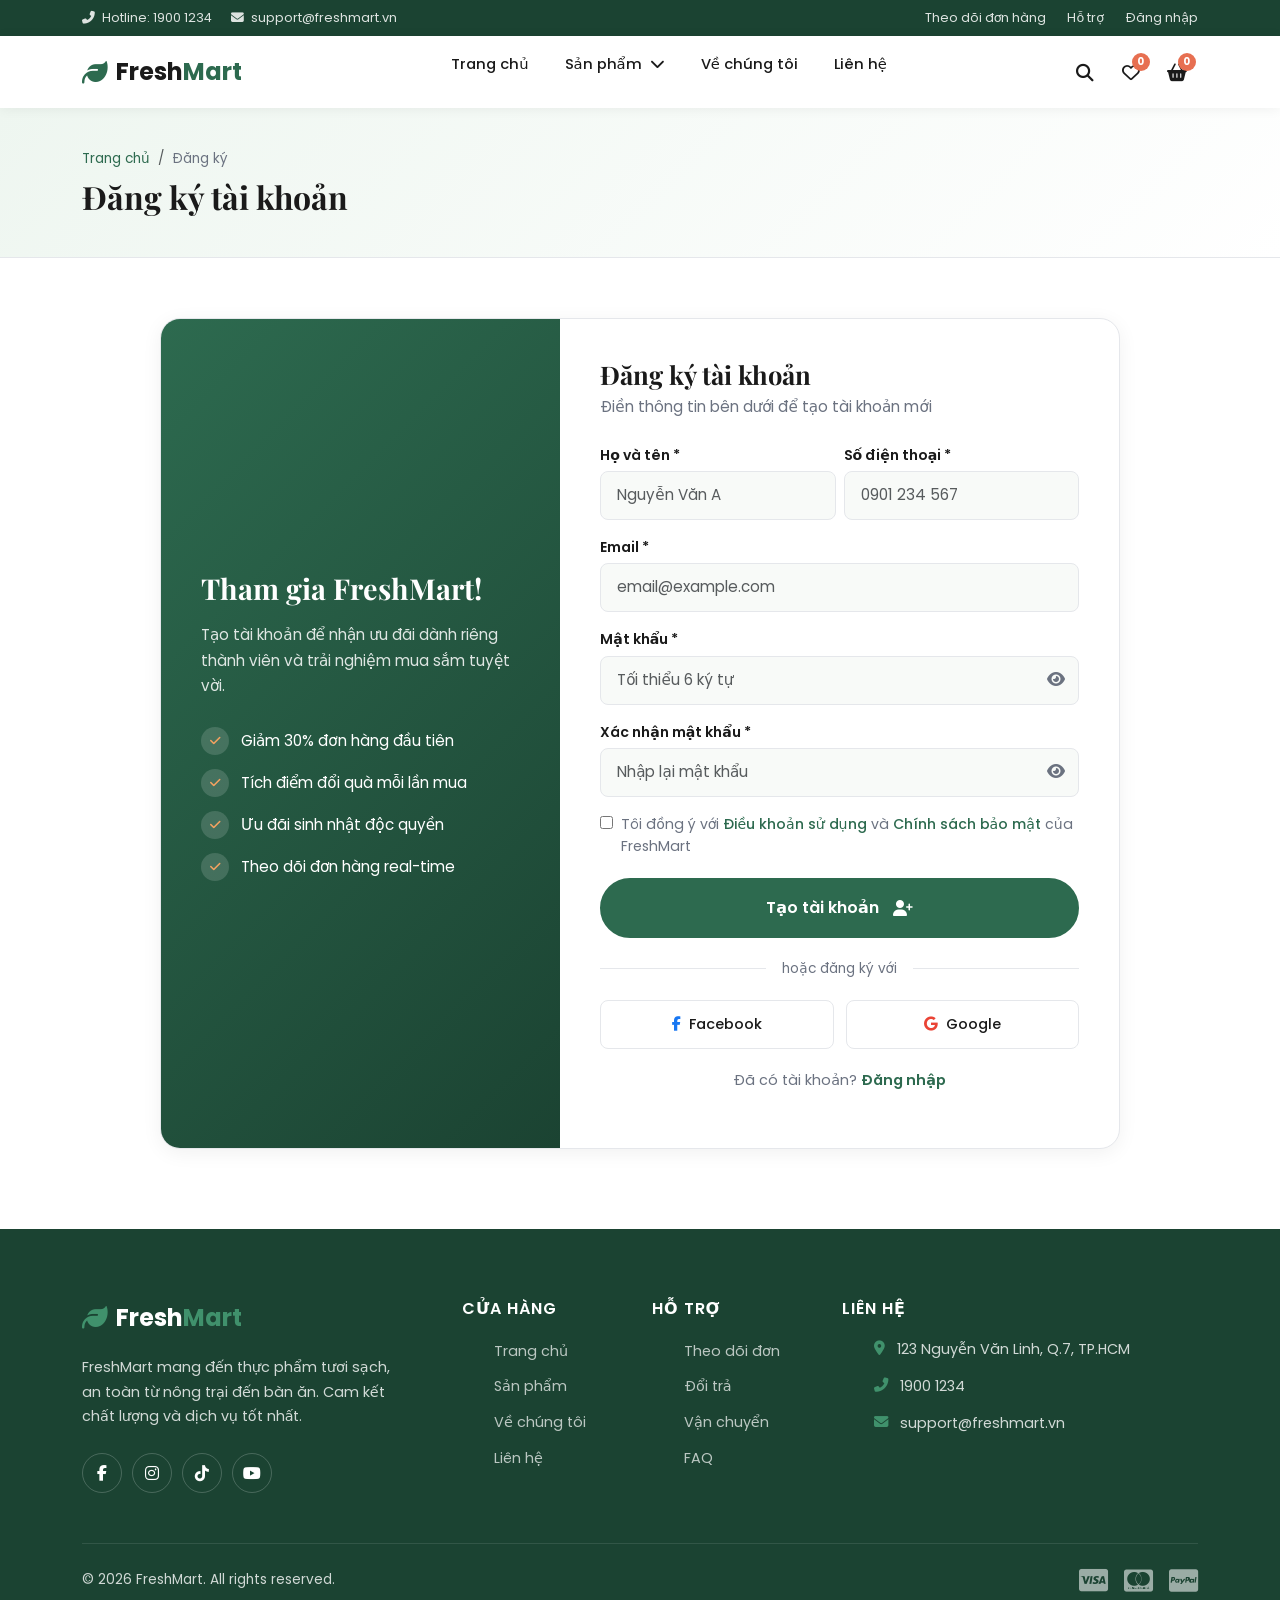
<file: html/register.html>
﻿<!DOCTYPE html>
<html lang="vi">
<head>
  <meta charset="UTF-8">
  <meta name="viewport" content="width=device-width, initial-scale=1.0">
  <title>Đăng ký | FreshMart</title>
  <link rel="preconnect" href="https://fonts.googleapis.com">
  <link rel="preconnect" href="https://fonts.gstatic.com" crossorigin>
  <link href="https://fonts.googleapis.com/css2?family=Poppins:wght@300;400;500;600;700;800&family=Playfair+Display:wght@600;700&display=swap" rel="stylesheet">
  <link rel="stylesheet" href="../css/all.min.css">
  <link href="../css/bootstrap.min.css" rel="stylesheet">
  <link rel="stylesheet" href="../css/style.css">
  <style>
    .page-banner {
      background: linear-gradient(135deg, var(--bg-soft) 0%, #fff 100%);
      padding: 40px 0;
      border-bottom: 1px solid var(--border);
    }
    .breadcrumb { background: none; padding: 0; margin: 0 0 8px; font-size: 0.85rem; }
    .breadcrumb-item a { color: var(--primary); }
    .breadcrumb-item.active { color: var(--text-muted); }
    .page-banner h1 {
      font-family: var(--font-display);
      font-size: 2rem;
      font-weight: 700;
      margin: 0;
    }
    .auth-section { padding: 60px 0 80px; }
    .auth-card {
      background: #fff;
      border: 1px solid var(--border);
      border-radius: 20px;
      box-shadow: var(--shadow);
      overflow: hidden;
      max-width: 960px;
      margin: 0 auto;
    }
    .auth-left {
      background: linear-gradient(135deg, var(--primary) 0%, var(--primary-dark) 100%);
      color: #fff;
      padding: 50px 40px;
      height: 100%;
      display: flex;
      flex-direction: column;
      justify-content: center;
      min-height: 580px;
    }
    .auth-left h2 {
      font-family: var(--font-display);
      font-size: 1.8rem;
      font-weight: 700;
      margin-bottom: 16px;
    }
    .auth-left p {
      opacity: 0.85;
      line-height: 1.7;
      margin-bottom: 28px;
      font-size: 0.95rem;
    }
    .auth-left ul { padding: 0; margin: 0; list-style: none; }
    .auth-left ul li {
      display: flex;
      align-items: center;
      gap: 12px;
      margin-bottom: 14px;
      font-size: 0.95rem;
    }
    .auth-left ul li i {
      width: 28px;
      height: 28px;
      background: rgba(255,255,255,0.15);
      border-radius: 50%;
      display: flex;
      align-items: center;
      justify-content: center;
      font-size: 0.75rem;
      color: var(--secondary);
    }
    .auth-right { padding: 40px; }
    .auth-right h3 {
      font-family: var(--font-display);
      font-size: 1.6rem;
      font-weight: 700;
      margin-bottom: 6px;
    }
    .auth-right .subtitle {
      color: var(--text-muted);
      margin-bottom: 24px;
      font-size: 0.95rem;
    }
    .auth-form .form-group { margin-bottom: 16px; }
    .auth-form .form-label {
      font-weight: 600;
      font-size: 0.88rem;
      margin-bottom: 5px;
      display: block;
    }
    .auth-form .form-control {
      width: 100%;
      padding: 12px 16px;
      border: 1px solid var(--border);
      border-radius: var(--radius-sm);
      font-size: 0.95rem;
      outline: none;
      transition: var(--transition);
      background: var(--bg-light);
    }
    .auth-form .form-control:focus {
      border-color: var(--primary);
      box-shadow: 0 0 0 3px rgba(45, 106, 79, 0.12);
      background: #fff;
    }
    .password-wrap { position: relative; }
    .password-wrap .toggle-pass {
      position: absolute;
      right: 14px;
      top: 50%;
      transform: translateY(-50%);
      color: var(--text-muted);
      cursor: pointer;
      font-size: 1rem;
      background: none;
      border: none;
      padding: 0;
    }
    .password-wrap .toggle-pass:hover { color: var(--primary); }
    .terms-check {
      display: flex;
      align-items: flex-start;
      gap: 8px;
      margin-bottom: 20px;
      font-size: 0.88rem;
      color: var(--text-muted);
    }
    .terms-check input { margin-top: 3px; accent-color: var(--primary); }
    .terms-check a { color: var(--primary); font-weight: 500; }
    .terms-check a:hover { text-decoration: underline; }
    .auth-divider {
      display: flex;
      align-items: center;
      gap: 16px;
      margin: 20px 0;
      color: var(--text-muted);
      font-size: 0.85rem;
    }
    .auth-divider::before,
    .auth-divider::after {
      content: '';
      flex: 1;
      height: 1px;
      background: var(--border);
    }
    .social-btns { display: flex; gap: 12px; }
    .social-btns a {
      flex: 1;
      display: flex;
      align-items: center;
      justify-content: center;
      gap: 8px;
      padding: 12px;
      border: 1px solid var(--border);
      border-radius: var(--radius-sm);
      font-weight: 500;
      font-size: 0.9rem;
      transition: var(--transition);
      color: var(--text);
    }
    .social-btns a:hover { background: var(--bg-light); border-color: var(--primary); }
    .social-btns .fa-facebook-f { color: #1877f2; }
    .social-btns .fa-google { color: #ea4335; }
    .auth-footer {
      text-align: center;
      margin-top: 20px;
      font-size: 0.9rem;
      color: var(--text-muted);
    }
    .auth-footer a { color: var(--primary); font-weight: 600; }
    .auth-footer a:hover { text-decoration: underline; }
    @media (max-width: 767px) {
      .auth-left { display: none; }
      .auth-right { padding: 32px 20px; }
    }
  </style>
</head>
<body>

  <!-- TOP BAR -->
  <div class="top-bar">
    <div class="container">
      <div class="d-flex justify-content-between align-items-center">
        <div class="top-bar-left">
          <span><i class="fas fa-phone-alt me-1"></i> Hotline: 1900 1234</span>
          <span class="ms-3 d-none d-md-inline"><i class="fas fa-envelope me-1"></i> support@freshmart.vn</span>
        </div>
        <div class="top-bar-right">
          <a href="#">Theo dõi đơn hàng</a>
          <a href="#">Hỗ trợ</a>
          <a href="login.html">Đăng nhập</a>
        </div>
      </div>
    </div>
  </div>

  <!-- HEADER -->
  <header class="header sticky-top">
    <div class="container">
      <div class="header-inner">
        <a href="index.html" class="logo">
          <i class="fas fa-leaf logo-icon"></i>
          <span>Fresh<span class="logo-accent">Mart</span></span>
        </a>
        <nav class="main-nav d-none d-lg-block">
          <ul class="nav-list">
            <li><a href="index.html" class="nav-link">Trang chủ</a></li>
            <li class="has-dropdown">
              <a href="products.html" class="nav-link">Sản phẩm <i class="fas fa-chevron-down ms-1"></i></a>
              <ul class="dropdown-menu">
                <li><a href="products.html">Rau củ quả</a></li>
                <li><a href="products.html">Thịt & Hải sản</a></li>
                <li><a href="products.html">Sữa & Trứng</a></li>
                <li><a href="products.html">Gạo & Ngũ cốc</a></li>
                <li><a href="products.html">Đồ khô & Gia vị</a></li>
                <li><a href="products.html">Đồ uống</a></li>
              </ul>
            </li>
            <li><a href="about.html" class="nav-link">Về chúng tôi</a></li>
            <li><a href="contact.html" class="nav-link">Liên hệ</a></li>
          </ul>
        </nav>
        <div class="header-actions">
          <button class="action-btn search-btn" id="searchToggle"><i class="fas fa-search"></i></button>
          <a href="#" class="action-btn"><i class="far fa-heart"></i><span class="badge-count">0</span></a>
          <a href="cart.html" class="action-btn cart-btn"><i class="fas fa-shopping-basket"></i><span class="badge-count">0</span></a>
          <button class="action-btn mobile-menu-btn d-lg-none" id="mobileMenuBtn"><i class="fas fa-bars"></i></button>
        </div>
      </div>
    </div>
    <div class="search-overlay" id="searchOverlay">
      <div class="container">
        <form class="search-form" action="products.html" method="get">
          <input type="text" name="q" placeholder="Tìm kiếm rau củ, thịt, sữa..." class="search-input">
          <button type="submit" class="search-submit"><i class="fas fa-search"></i></button>
          <button type="button" class="search-close" id="searchClose"><i class="fas fa-times"></i></button>
        </form>
      </div>
    </div>
  </header>

  <!-- MOBILE MENU -->
  <div class="mobile-menu" id="mobileMenu">
    <div class="mobile-menu-header">
      <a href="index.html" class="logo">
        <i class="fas fa-leaf logo-icon"></i>
        <span>Fresh<span class="logo-accent">Mart</span></span>
      </a>
      <button class="mobile-menu-close" id="mobileMenuClose"><i class="fas fa-times"></i></button>
    </div>
    <ul class="mobile-nav">
      <li><a href="index.html">Trang chủ</a></li>
      <li><a href="products.html">Sản phẩm</a></li>
      <li><a href="about.html">Về chúng tôi</a></li>
      <li><a href="contact.html">Liên hệ</a></li>
      <li><a href="login.html">Đăng nhập</a></li>
    </ul>
  </div>
  <div class="overlay" id="overlay"></div>

  <!-- PAGE BANNER -->
  <div class="page-banner">
    <div class="container">
      <nav aria-label="breadcrumb">
        <ol class="breadcrumb">
          <li class="breadcrumb-item"><a href="index.html">Trang chủ</a></li>
          <li class="breadcrumb-item active">Đăng ký</li>
        </ol>
      </nav>
      <h1>Đăng ký tài khoản</h1>
    </div>
  </div>

  <!-- AUTH FORM -->
  <section class="auth-section">
    <div class="container">
      <div class="auth-card">
        <div class="row g-0">
          <div class="col-md-5">
            <div class="auth-left">
              <h2>Tham gia FreshMart!</h2>
              <p>Tạo tài khoản để nhận ưu đãi dành riêng thành viên và trải nghiệm mua sắm tuyệt vời.</p>
              <ul>
                <li><i class="fas fa-check"></i> Giảm 30% đơn hàng đầu tiên</li>
                <li><i class="fas fa-check"></i> Tích điểm đổi quà mỗi lần mua</li>
                <li><i class="fas fa-check"></i> Ưu đãi sinh nhật độc quyền</li>
                <li><i class="fas fa-check"></i> Theo dõi đơn hàng real-time</li>
              </ul>
            </div>
          </div>
          <div class="col-md-7">
            <div class="auth-right">
              <h3>Đăng ký tài khoản</h3>
              <p class="subtitle">Điền thông tin bên dưới để tạo tài khoản mới</p>
              <form class="auth-form" id="registerForm">
                <div id="regAlert" class="alert d-none mb-3" role="alert"></div>
                <div class="row g-2">
                  <div class="col-md-6">
                    <div class="form-group">
                      <label class="form-label">Họ và tên *</label>
                      <input type="text" name="ho_ten" class="form-control" placeholder="Nguyễn Văn A" required>
                    </div>
                  </div>
                  <div class="col-md-6">
                    <div class="form-group">
                      <label class="form-label">Số điện thoại *</label>
                      <input type="tel" name="so_dien_thoai" class="form-control" placeholder="0901 234 567" required>
                    </div>
                  </div>
                </div>
                <div class="form-group">
                  <label class="form-label">Email *</label>
                  <input type="email" name="email" class="form-control" placeholder="email@example.com" required>
                </div>
                <div class="form-group">
                  <label class="form-label">Mật khẩu *</label>
                  <div class="password-wrap">
                    <input type="password" name="mat_khau" class="form-control" id="regPassword" placeholder="Tối thiểu 6 ký tự" required minlength="6">
                    <button type="button" class="toggle-pass" onclick="togglePassword('regPassword', this)">
                      <i class="fas fa-eye"></i>
                    </button>
                  </div>
                </div>
                <div class="form-group">
                  <label class="form-label">Xác nhận mật khẩu *</label>
                  <div class="password-wrap">
                    <input type="password" class="form-control" id="regPasswordConfirm" placeholder="Nhập lại mật khẩu" required>
                    <button type="button" class="toggle-pass" onclick="togglePassword('regPasswordConfirm', this)">
                      <i class="fas fa-eye"></i>
                    </button>
                  </div>
                </div>
                <div class="terms-check">
                  <input type="checkbox" id="terms" required>
                  <label for="terms">
                    Tôi đồng ý với <a href="#">Điều khoản sử dụng</a> và <a href="#">Chính sách bảo mật</a> của FreshMart
                  </label>
                </div>
                <button type="submit" class="btn btn-primary w-100 btn-lg" id="btnRegister">
                  Tạo tài khoản <i class="fas fa-user-plus ms-2"></i>
                </button>
              </form>
              <div class="auth-divider">hoặc đăng ký với</div>
              <div class="social-btns">
                <a href="#"><i class="fab fa-facebook-f"></i> Facebook</a>
                <a href="#"><i class="fab fa-google"></i> Google</a>
              </div>
              <p class="auth-footer">
                Đã có tài khoản? <a href="login.html">Đăng nhập</a>
              </p>
            </div>
          </div>
        </div>
      </div>
    </div>
  </section>

  <!-- FOOTER -->
  <footer class="footer">
    <div class="container">
      <div class="row g-4">
        <div class="col-lg-4">
          <a href="index.html" class="footer-logo">
            <i class="fas fa-leaf logo-icon"></i>
            <span>Fresh<span class="logo-accent">Mart</span></span>
          </a>
          <p class="footer-about">FreshMart mang đến thực phẩm tươi sạch, an toàn từ nông trại đến bàn ăn. Cam kết chất lượng và dịch vụ tốt nhất.</p>
          <div class="footer-social">
            <a href="#"><i class="fab fa-facebook-f"></i></a>
            <a href="#"><i class="fab fa-instagram"></i></a>
            <a href="#"><i class="fab fa-tiktok"></i></a>
            <a href="#"><i class="fab fa-youtube"></i></a>
          </div>
        </div>
        <div class="col-6 col-md-3 col-lg-2">
          <h5 class="footer-title">Cửa hàng</h5>
          <ul class="footer-links">
            <li><a href="index.html">Trang chủ</a></li>
            <li><a href="products.html">Sản phẩm</a></li>
            <li><a href="about.html">Về chúng tôi</a></li>
            <li><a href="contact.html">Liên hệ</a></li>
          </ul>
        </div>
        <div class="col-6 col-md-3 col-lg-2">
          <h5 class="footer-title">Hỗ trợ</h5>
          <ul class="footer-links">
            <li><a href="#">Theo dõi đơn</a></li>
            <li><a href="#">Đổi trả</a></li>
            <li><a href="#">Vận chuyển</a></li>
            <li><a href="#">FAQ</a></li>
          </ul>
        </div>
        <div class="col-md-6 col-lg-4">
          <h5 class="footer-title">Liên hệ</h5>
          <ul class="footer-contact">
            <li><i class="fas fa-map-marker-alt"></i> 123 Nguyễn Văn Linh, Q.7, TP.HCM</li>
            <li><i class="fas fa-phone-alt"></i> 1900 1234</li>
            <li><i class="fas fa-envelope"></i> support@freshmart.vn</li>
          </ul>
        </div>
      </div>
      <div class="footer-bottom">
        <p>© 2026 FreshMart. All rights reserved.</p>
        <div class="payment-icons">
          <i class="fab fa-cc-visa"></i>
          <i class="fab fa-cc-mastercard"></i>
          <i class="fab fa-cc-paypal"></i>
        </div>
      </div>
    </div>
  </footer>

  <button class="back-to-top" id="backToTop"><i class="fas fa-chevron-up"></i></button>

  <script src="../js/bootstrap.bundle.min.js"></script>
  <script src="../js/main.js?v=20261117_fix_price"></script>
  <script>
    function togglePassword(inputId, btn) {
      var input = document.getElementById(inputId);
      var icon = btn.querySelector('i');
      if (input.type === 'password') {
        input.type = 'text';
        icon.classList.replace('fa-eye', 'fa-eye-slash');
      } else {
        input.type = 'password';
        icon.classList.replace('fa-eye-slash', 'fa-eye');
      }
    }
    document.getElementById('registerForm').addEventListener('submit', async function(e) {
      e.preventDefault();
      const alertBox = document.getElementById('regAlert');
      const btn = document.getElementById('btnRegister');
      const pass = document.getElementById('regPassword').value;
      const confirm = document.getElementById('regPasswordConfirm').value;

      if (pass !== confirm) {
        alertBox.className = 'alert alert-danger mb-3';
        alertBox.textContent = 'Mật khẩu xác nhận không khớp!';
        alertBox.classList.remove('d-none');
        return;
      }

      const formData = new FormData(this);
      btn.disabled = true;
      btn.innerHTML = '<i class="fas fa-spinner fa-spin me-2"></i> Đang tạo tài khoản...';
      alertBox.classList.add('d-none');

      try {
        const res = await fetch('../php/api/register.php', {
          method: 'POST',
          body: formData
        });
        const data = await res.json();

        if (data.success) {
          alertBox.className = 'alert alert-success mb-3';
          alertBox.textContent = data.message;
          alertBox.classList.remove('d-none');
          setTimeout(() => {
            const role = (data.data && data.data.vai_tro) || '';
            const isPrivileged = ['OWNER', 'MANAGER', 'STAFF', 'ADMIN', 'QUAN_TRI'].includes(role.toUpperCase());
            window.location.href = isPrivileged ? '../php/dashboard.php' : 'account.html';
          }, 1000);
        } else {
          alertBox.className = 'alert alert-danger mb-3';
          alertBox.textContent = data.message || 'Đăng ký thất bại';
          alertBox.classList.remove('d-none');
        }
      } catch (err) {
        alertBox.className = 'alert alert-danger mb-3';
        alertBox.textContent = 'Không thể kết nối máy chủ. Kiểm tra lại backend.';
        alertBox.classList.remove('d-none');
      } finally {
        btn.disabled = false;
        btn.innerHTML = 'Tạo tài khoản <i class="fas fa-user-plus ms-2"></i>';
      }
    });
  </script>
</body>
</html>
</file>
<file: css/style.css>
/* ============================================
   FreshMart - Food Shop Stylesheet
   Modern, clean, green organic theme
   ============================================ */

/* ---------- CSS Variables ---------- */
:root {
  --primary: #2d6a4f;
  --primary-dark: #1b4332;
  --primary-light: #40916c;
  --accent: #e76f51;
  --accent-hover: #d45a3a;
  --secondary: #f4a261;
  --bg: #ffffff;
  --bg-light: #f8faf8;
  --bg-soft: #eef6f0;
  --text: #1a1a1a;
  --text-muted: #6b7280;
  --border: #e5e7eb;
  --shadow: 0 4px 20px rgba(0, 0, 0, 0.06);
  --shadow-lg: 0 12px 40px rgba(0, 0, 0, 0.1);
  --radius: 12px;
  --radius-sm: 8px;
  --transition: 0.3s cubic-bezier(0.4, 0, 0.2, 1);
  --font: 'Poppins', system-ui, sans-serif;
  --font-display: 'Playfair Display', Georgia, serif;
}

/* ---------- Reset & Base ---------- */
*,
*::before,
*::after {
  box-sizing: border-box;
  margin: 0;
  padding: 0;
}

html {
  scroll-behavior: smooth;
  font-size: 16px;
}

body {
  font-family: var(--font);
  color: var(--text);
  background: var(--bg);
  line-height: 1.6;
  overflow-x: hidden;
}

a {
  text-decoration: none;
  color: inherit;
  transition: var(--transition);
}

img {
  max-width: 100%;
  height: auto;
  display: block;
}

ul {
  list-style: none;
}

button {
  border: none;
  background: none;
  cursor: pointer;
  font-family: inherit;
}

/* ---------- Utilities ---------- */
.section {
  padding: 80px 0;
}

.bg-light {
  background: var(--bg-light);
}

.section-header {
  margin-bottom: 48px;
}

.section-label {
  display: inline-block;
  font-size: 0.8rem;
  font-weight: 600;
  text-transform: uppercase;
  letter-spacing: 2px;
  color: var(--primary);
  margin-bottom: 8px;
}

.section-title {
  font-family: var(--font-display);
  font-size: 2.2rem;
  font-weight: 700;
  color: var(--text);
  line-height: 1.25;
}

/* ---------- Buttons ---------- */
.btn {
  display: inline-flex;
  align-items: center;
  justify-content: center;
  gap: 6px;
  padding: 12px 28px;
  font-size: 0.95rem;
  font-weight: 600;
  border-radius: 50px;
  border: 2px solid transparent;
  transition: var(--transition);
  cursor: pointer;
  white-space: nowrap;
}

.btn-primary {
  background: var(--primary);
  color: #fff;
  border-color: var(--primary);
}

.btn-primary:hover {
  background: var(--primary-dark);
  border-color: var(--primary-dark);
  color: #fff;
  transform: translateY(-2px);
  box-shadow: 0 8px 20px rgba(45, 106, 79, 0.3);
}

.btn-outline {
  background: transparent;
  color: var(--primary);
  border-color: var(--primary);
}

.btn-outline:hover {
  background: var(--primary);
  color: #fff;
  transform: translateY(-2px);
}

.btn-white {
  background: #fff;
  color: var(--primary);
  border-color: #fff;
}

.btn-white:hover {
  background: var(--bg-soft);
  color: var(--primary-dark);
  transform: translateY(-2px);
}

.btn-lg {
  padding: 16px 36px;
  font-size: 1rem;
}

.btn-sm {
  padding: 8px 18px;
  font-size: 0.85rem;
}

/* ---------- Top Bar ---------- */
.top-bar {
  background: var(--primary-dark);
  color: rgba(255, 255, 255, 0.85);
  font-size: 0.8rem;
  padding: 8px 0;
}

.top-bar a {
  color: rgba(255, 255, 255, 0.85);
  margin-left: 18px;
}

.top-bar a:hover {
  color: #fff;
}

/* ---------- Header ---------- */
.header {
  background: #fff;
  box-shadow: 0 1px 12px rgba(0, 0, 0, 0.06);
  z-index: 1000;
}

.header-inner {
  display: flex;
  align-items: center;
  justify-content: space-between;
  height: 72px;
}

.logo {
  display: flex;
  align-items: center;
  gap: 8px;
  font-size: 1.5rem;
  font-weight: 700;
  color: var(--text);
}

.logo-icon {
  color: var(--primary);
  font-size: 1.6rem;
}

.logo-accent {
  color: var(--primary);
}

/* Nav */
.nav-list {
  display: flex;
  align-items: center;
  gap: 4px;
}

.nav-link {
  display: block;
  padding: 10px 16px;
  font-size: 0.92rem;
  font-weight: 500;
  color: var(--text);
  border-radius: var(--radius-sm);
  position: relative;
  overflow: hidden;
  transition: color 0.25s ease, transform 0.25s ease, background 0.25s ease;
}

.nav-link::before {
  content: '';
  position: absolute;
  inset: 0;
  background: linear-gradient(135deg, rgba(45, 106, 79, 0.08), rgba(64, 145, 108, 0.14));
  border-radius: var(--radius-sm);
  opacity: 0;
  transform: scale(0.96);
  transition: opacity 0.25s ease, transform 0.25s ease;
}

.nav-link:hover::before,
.nav-link.active::before {
  opacity: 1;
  transform: scale(1);
}

.nav-link:hover,
.nav-link.active {
  color: var(--primary);
  transform: translateY(-1px);
}

.nav-link::after {
  content: '';
  position: absolute;
  bottom: 5px;
  left: 16px;
  width: calc(100% - 32px);
  height: 2px;
  background: var(--primary);
  border-radius: 2px;
  transform: scaleX(0);
  transform-origin: center;
  transition: transform 0.28s ease;
}

.nav-link:hover::after,
.nav-link.active::after {
  transform: scaleX(1);
}

/* Dropdown */
.has-dropdown {
  position: relative;
}

.has-dropdown > .nav-link i {
  transition: transform 0.25s ease;
}

.has-dropdown:hover > .nav-link i,
.has-dropdown:focus-within > .nav-link i,
.has-dropdown.active > .nav-link i {
  transform: rotate(180deg);
}

.dropdown-menu {
  position: absolute;
  top: calc(100% + 12px);
  left: 0;
  min-width: 220px;
  background: rgba(255, 255, 255, 0.98);
  border: 1px solid rgba(45, 106, 79, 0.08);
  border-radius: 16px;
  box-shadow: 0 18px 40px rgba(17, 24, 39, 0.12);
  padding: 12px 0;
  opacity: 0;
  visibility: hidden;
  transform: translateY(12px);
  transition: opacity 0.25s ease, visibility 0.25s ease, transform 0.25s ease;
  z-index: 100;
}

.dropdown-menu::before {
  content: '';
  position: absolute;
  top: -8px;
  left: 24px;
  width: 16px;
  height: 16px;
  background: #fff;
  border-left: 1px solid rgba(45, 106, 79, 0.08);
  border-top: 1px solid rgba(45, 106, 79, 0.08);
  transform: rotate(45deg);
}

.has-dropdown:hover .dropdown-menu,
.has-dropdown:focus-within .dropdown-menu,
.has-dropdown.active .dropdown-menu {
  opacity: 1;
  visibility: visible;
  transform: translateY(0);
}

.dropdown-menu li a {
  display: block;
  padding: 10px 20px;
  font-size: 0.9rem;
  color: var(--text-muted);
  transition: background 0.2s ease, color 0.2s ease, transform 0.2s ease;
}

.dropdown-menu li a:hover {
  color: var(--primary);
  background: var(--bg-soft);
  transform: translateX(4px);
}

/* Header Actions */
.header-actions {
  display: flex;
  align-items: center;
  gap: 4px;
}

.action-btn {
  position: relative;
  width: 42px;
  height: 42px;
  display: flex;
  align-items: center;
  justify-content: center;
  border-radius: 50%;
  color: var(--text);
  font-size: 1.1rem;
  transition: var(--transition);
}

.action-btn:hover {
  background: var(--bg-soft);
  color: var(--primary);
}

.badge-count {
  position: absolute;
  top: 2px;
  right: 2px;
  width: 18px;
  height: 18px;
  background: var(--accent);
  color: #fff;
  font-size: 0.65rem;
  font-weight: 700;
  border-radius: 50%;
  display: flex;
  align-items: center;
  justify-content: center;
}

/* Search Overlay */
.search-overlay {
  position: absolute;
  top: 100%;
  left: 0;
  right: 0;
  background: #fff;
  padding: 20px 0;
  box-shadow: var(--shadow);
  opacity: 0;
  visibility: hidden;
  transform: translateY(-10px);
  transition: var(--transition);
  z-index: 999;
}

.search-overlay.active {
  opacity: 1;
  visibility: visible;
  transform: translateY(0);
}

.search-form {
  display: flex;
  align-items: center;
  gap: 12px;
  max-width: 700px;
  margin: 0 auto;
}

.search-input {
  flex: 1;
  padding: 14px 20px;
  border: 2px solid var(--border);
  border-radius: 50px;
  font-size: 1rem;
  outline: none;
  transition: var(--transition);
}

.search-input:focus {
  border-color: var(--primary);
}

.search-submit {
  width: 48px;
  height: 48px;
  background: var(--primary);
  color: #fff;
  border-radius: 50%;
  font-size: 1.1rem;
}

.search-close {
  width: 40px;
  height: 40px;
  color: var(--text-muted);
  font-size: 1.2rem;
}

/* ---------- Mobile Menu ---------- */
.mobile-menu {
  position: fixed;
  top: 0;
  left: 0;
  width: 300px;
  height: 100%;
  background: #fff;
  z-index: 2000;
  transform: translateX(-100%);
  transition: transform 0.4s cubic-bezier(0.4, 0, 0.2, 1);
  overflow-y: auto;
}

.mobile-menu.active {
  transform: translateX(0);
}

.mobile-menu-header {
  display: flex;
  align-items: center;
  justify-content: space-between;
  padding: 20px;
  border-bottom: 1px solid var(--border);
}

.mobile-menu-close {
  width: 40px;
  height: 40px;
  font-size: 1.3rem;
  color: var(--text);
}

.mobile-nav {
  padding: 16px 0;
}

.mobile-nav > li > a {
  display: block;
  padding: 14px 24px;
  font-weight: 500;
  font-size: 1rem;
  color: var(--text);
  border-bottom: 1px solid var(--border);
}

.mobile-nav > li > a:hover {
  color: var(--primary);
  background: var(--bg-soft);
}

.overlay {
  position: fixed;
  inset: 0;
  background: rgba(0, 0, 0, 0.45);
  z-index: 1500;
  opacity: 0;
  visibility: hidden;
  transition: var(--transition);
}

.overlay.active {
  opacity: 1;
  visibility: visible;
}

/* ---------- Hero ---------- */
.hero {
  padding: 60px 0 80px;
  background: linear-gradient(135deg, var(--bg-soft) 0%, #fff 50%, #fef6f0 100%);
  overflow: hidden;
}

.hero-badge {
  display: inline-block;
  background: var(--primary);
  color: #fff;
  font-size: 0.75rem;
  font-weight: 600;
  text-transform: uppercase;
  letter-spacing: 1.5px;
  padding: 6px 16px;
  border-radius: 50px;
  margin-bottom: 20px;
}

.hero-title {
  font-family: var(--font-display);
  font-size: 3.2rem;
  font-weight: 700;
  line-height: 1.15;
  color: var(--text);
  margin-bottom: 20px;
}

.hero-desc {
  font-size: 1.1rem;
  color: var(--text-muted);
  max-width: 480px;
  margin-bottom: 32px;
}

.hero-btns {
  display: flex;
  flex-wrap: wrap;
  gap: 14px;
  margin-bottom: 40px;
}

.hero-stats {
  display: flex;
  gap: 36px;
}

.stat-item strong {
  display: block;
  font-size: 1.5rem;
  font-weight: 700;
  color: var(--primary);
}

.stat-item span {
  font-size: 0.85rem;
  color: var(--text-muted);
}

.hero-img-wrap {
  position: relative;
}

.hero-img-wrap img {
  border-radius: 24px;
  box-shadow: var(--shadow-lg);
  width: 100%;
  object-fit: cover;
  max-height: 480px;
}

.floating-card {
  position: absolute;
  background: #fff;
  padding: 14px 18px;
  border-radius: var(--radius);
  box-shadow: var(--shadow-lg);
  display: flex;
  align-items: center;
  gap: 12px;
  animation: float 3s ease-in-out infinite;
}

.floating-card i {
  width: 40px;
  height: 40px;
  background: var(--bg-soft);
  color: var(--primary);
  border-radius: 50%;
  display: flex;
  align-items: center;
  justify-content: center;
  font-size: 1rem;
}

.floating-card strong {
  display: block;
  font-size: 0.9rem;
  font-weight: 600;
}

.floating-card span {
  font-size: 0.75rem;
  color: var(--text-muted);
}

.card-1 {
  bottom: 40px;
  left: -20px;
}

.card-2 {
  top: 30px;
  right: -10px;
  animation-delay: 1.5s;
}

@keyframes float {
  0%, 100% { transform: translateY(0); }
  50% { transform: translateY(-12px); }
}

/* ---------- Categories ---------- */
.category-card {
  display: flex;
  flex-direction: column;
  align-items: center;
  text-align: center;
  padding: 28px 16px;
  background: #fff;
  border-radius: var(--radius);
  border: 1px solid var(--border);
  transition: var(--transition);
  height: 100%;
}

.category-card:hover {
  border-color: var(--primary);
  box-shadow: var(--shadow);
  transform: translateY(-6px);
}

.category-icon {
  width: 64px;
  height: 64px;
  background: var(--bg-soft);
  border-radius: 50%;
  display: flex;
  align-items: center;
  justify-content: center;
  font-size: 1.5rem;
  color: var(--primary);
  margin-bottom: 14px;
  transition: var(--transition);
}

.category-card:hover .category-icon {
  background: var(--primary);
  color: #fff;
}

.category-card h4 {
  font-size: 0.95rem;
  font-weight: 600;
  margin-bottom: 4px;
}

.category-card span {
  font-size: 0.8rem;
  color: var(--text-muted);
}

/* ---------- Product Cards ---------- */
.product-card {
  position: relative;
  background: #fff;
  border-radius: var(--radius);
  border: 1px solid var(--border);
  overflow: hidden;
  transition: var(--transition);
  height: 100%;
  display: flex;
  flex-direction: column;
}

.product-card:hover {
  box-shadow: var(--shadow-lg);
  transform: translateY(-6px);
}

.product-img {
  position: relative;
  aspect-ratio: 1;
  overflow: hidden;
  background: var(--bg-light);
}

.product-img img {
  width: 100%;
  height: 100%;
  object-fit: cover;
  transition: transform 0.5s ease;
}

.product-card:hover .product-img img {
  transform: scale(1.08);
}

.product-badge {
  position: absolute;
  top: 12px;
  left: 12px;
  padding: 4px 12px;
  font-size: 0.7rem;
  font-weight: 700;
  text-transform: uppercase;
  border-radius: 50px;
  z-index: 2;
}

.product-badge.sale {
  background: var(--accent);
  color: #fff;
}

.product-badge.new {
  background: var(--primary);
  color: #fff;
}

.product-actions {
  position: absolute;
  top: 12px;
  right: 12px;
  display: flex;
  flex-direction: column;
  gap: 8px;
  opacity: 0;
  transform: translateX(10px);
  transition: var(--transition);
  z-index: 2;
}

.product-card:hover .product-actions {
  opacity: 1;
  transform: translateX(0);
}

.action-icon {
  width: 36px;
  height: 36px;
  background: #fff;
  border-radius: 50%;
  display: flex;
  align-items: center;
  justify-content: center;
  font-size: 0.9rem;
  color: var(--text);
  box-shadow: var(--shadow);
  transition: var(--transition);
}

.action-icon:hover {
  background: var(--primary);
  color: #fff;
}

.product-body {
  padding: 16px;
  display: flex;
  flex-direction: column;
  flex: 1;
}

.product-cat {
  font-size: 0.75rem;
  color: var(--text-muted);
  text-transform: uppercase;
  letter-spacing: 0.5px;
  margin-bottom: 4px;
}

.product-name {
  font-size: 0.95rem;
  font-weight: 600;
  margin-bottom: 8px;
  line-height: 1.35;
}

.product-name a:hover {
  color: var(--primary);
}

.product-rating {
  font-size: 0.75rem;
  color: #fbbf24;
  margin-bottom: 10px;
}

.product-rating span {
  color: var(--text-muted);
  margin-left: 4px;
}

.product-price {
  margin-bottom: 14px;
  margin-top: auto;
}

.price-new {
  font-size: 1.1rem;
  font-weight: 700;
  color: var(--primary);
}

.price-old {
  font-size: 0.85rem;
  color: var(--text-muted);
  text-decoration: line-through;
  margin-left: 8px;
}

.add-to-cart {
  border-radius: var(--radius-sm) !important;
}

/* ---------- Benefits ---------- */
.benefit-card {
  text-align: center;
  padding: 32px 20px;
  background: #fff;
  border-radius: var(--radius);
  border: 1px solid var(--border);
  transition: var(--transition);
  height: 100%;
}

.benefit-card:hover {
  border-color: var(--primary-light);
  box-shadow: var(--shadow);
}

.benefit-icon {
  width: 64px;
  height: 64px;
  background: var(--bg-soft);
  color: var(--primary);
  border-radius: 50%;
  display: flex;
  align-items: center;
  justify-content: center;
  font-size: 1.4rem;
  margin: 0 auto 18px;
}

.benefit-card h4 {
  font-size: 1.05rem;
  font-weight: 600;
  margin-bottom: 8px;
}

.benefit-card p {
  font-size: 0.9rem;
  color: var(--text-muted);
  margin: 0;
}

/* ---------- Promo Banner ---------- */
.promo-banner {
  padding: 0 0 80px;
}

.promo-inner {
  background: linear-gradient(135deg, var(--primary) 0%, var(--primary-dark) 100%);
  border-radius: 24px;
  padding: 60px 50px;
  color: #fff;
  position: relative;
  overflow: hidden;
}

.promo-inner::before {
  content: '';
  position: absolute;
  top: -50%;
  right: -20%;
  width: 400px;
  height: 400px;
  background: rgba(255, 255, 255, 0.05);
  border-radius: 50%;
}

.promo-label {
  display: inline-block;
  background: rgba(255, 255, 255, 0.15);
  padding: 6px 16px;
  border-radius: 50px;
  font-size: 0.8rem;
  font-weight: 600;
  text-transform: uppercase;
  letter-spacing: 1px;
  margin-bottom: 16px;
}

.promo-title {
  font-family: var(--font-display);
  font-size: 2.2rem;
  font-weight: 700;
  margin-bottom: 12px;
}

.promo-desc {
  font-size: 1.05rem;
  opacity: 0.85;
  margin-bottom: 28px;
  max-width: 500px;
}

/* ---------- Newsletter ---------- */
.newsletter {
  padding: 60px 0;
  background: var(--bg-soft);
}

.newsletter-inner h2 {
  font-family: var(--font-display);
  font-size: 1.8rem;
  margin-bottom: 8px;
}

.newsletter-inner p {
  color: var(--text-muted);
  margin-bottom: 24px;
}

.newsletter-form {
  display: flex;
  max-width: 480px;
  margin: 0 auto;
  gap: 10px;
}

.newsletter-form input {
  flex: 1;
  padding: 14px 20px;
  border: 2px solid var(--border);
  border-radius: 50px;
  font-size: 0.95rem;
  outline: none;
  transition: var(--transition);
}

.newsletter-form input:focus {
  border-color: var(--primary);
}

/* ---------- Footer ---------- */
.footer {
  background: var(--primary-dark);
  color: rgba(255, 255, 255, 0.8);
  padding: 70px 0 0;
}

.footer-logo {
  display: inline-flex;
  align-items: center;
  gap: 8px;
  font-size: 1.5rem;
  font-weight: 700;
  color: #fff;
  margin-bottom: 18px;
}

.footer-logo .logo-icon {
  color: var(--primary-light);
}

.footer-logo .logo-accent {
  color: var(--primary-light);
}

.footer-about {
  font-size: 0.9rem;
  line-height: 1.7;
  margin-bottom: 24px;
  max-width: 320px;
}

.footer-social {
  display: flex;
  gap: 10px;
}

.footer-social a {
  width: 40px;
  height: 40px;
  border: 1px solid rgba(255, 255, 255, 0.2);
  border-radius: 50%;
  display: flex;
  align-items: center;
  justify-content: center;
  color: #fff;
  transition: var(--transition);
}

.footer-social a:hover {
  background: var(--primary);
  border-color: var(--primary);
}

.footer-title {
  font-size: 1rem;
  font-weight: 600;
  color: #fff;
  margin-bottom: 20px;
  text-transform: uppercase;
  letter-spacing: 1px;
}

.footer-links li {
  margin-bottom: 10px;
}

.footer-links a {
  font-size: 0.9rem;
  color: rgba(255, 255, 255, 0.7);
}

.footer-links a:hover {
  color: #fff;
  padding-left: 4px;
}

.footer-contact li {
  display: flex;
  align-items: flex-start;
  gap: 12px;
  margin-bottom: 14px;
  font-size: 0.9rem;
}

.footer-contact i {
  color: var(--primary-light);
  margin-top: 3px;
}

.footer-bottom {
  margin-top: 50px;
  padding: 24px 0;
  border-top: 1px solid rgba(255, 255, 255, 0.1);
  display: flex;
  justify-content: space-between;
  align-items: center;
  flex-wrap: wrap;
  gap: 16px;
}

.footer-bottom p {
  font-size: 0.85rem;
  margin: 0;
}

.payment-icons {
  display: flex;
  gap: 16px;
  font-size: 1.6rem;
  opacity: 0.7;
}

/* ---------- Back to Top ---------- */
.back-to-top {
  position: fixed;
  bottom: 30px;
  right: 30px;
  width: 48px;
  height: 48px;
  background: var(--primary);
  color: #fff;
  border-radius: 50%;
  display: flex;
  align-items: center;
  justify-content: center;
  font-size: 1.1rem;
  box-shadow: var(--shadow-lg);
  opacity: 0;
  visibility: hidden;
  transform: translateY(20px);
  transition: var(--transition);
  z-index: 999;
}

.back-to-top.visible {
  opacity: 1;
  visibility: visible;
  transform: translateY(0);
}

.back-to-top:hover {
  background: var(--primary-dark);
  transform: translateY(-3px);
}

/* ---------- Responsive ---------- */
@media (max-width: 991px) {
  .hero-title {
    font-size: 2.4rem;
  }

  .hero-img-wrap {
    margin-top: 40px;
  }

  .floating-card {
    display: none;
  }

  .section {
    padding: 60px 0;
  }

  .section-title {
    font-size: 1.8rem;
  }

  .promo-inner {
    padding: 40px 30px;
  }

  .promo-title {
    font-size: 1.7rem;
  }
}

@media (max-width: 767px) {
  .top-bar {
    display: none;
  }

  .header-inner {
    height: 60px;
  }

  .hero {
    padding: 40px 0 50px;
  }

  .hero-title {
    font-size: 1.9rem;
  }

  .hero-stats {
    gap: 20px;
  }

  .stat-item strong {
    font-size: 1.2rem;
  }

  .hero-btns {
    flex-direction: column;
  }

  .hero-btns .btn {
    width: 100%;
  }

  .newsletter-form {
    flex-direction: column;
  }

  .footer-bottom {
    flex-direction: column;
    text-align: center;
  }

  .section-header.d-flex {
    flex-direction: column;
    align-items: flex-start !important;
    gap: 16px;
  }
}

@media (max-width: 575px) {
  .hero-title {
    font-size: 1.7rem;
  }

  .product-body {
    padding: 12px;
  }

  .product-name {
    font-size: 0.85rem;
  }

  .price-new {
    font-size: 0.95rem;
  }
}
</file>
